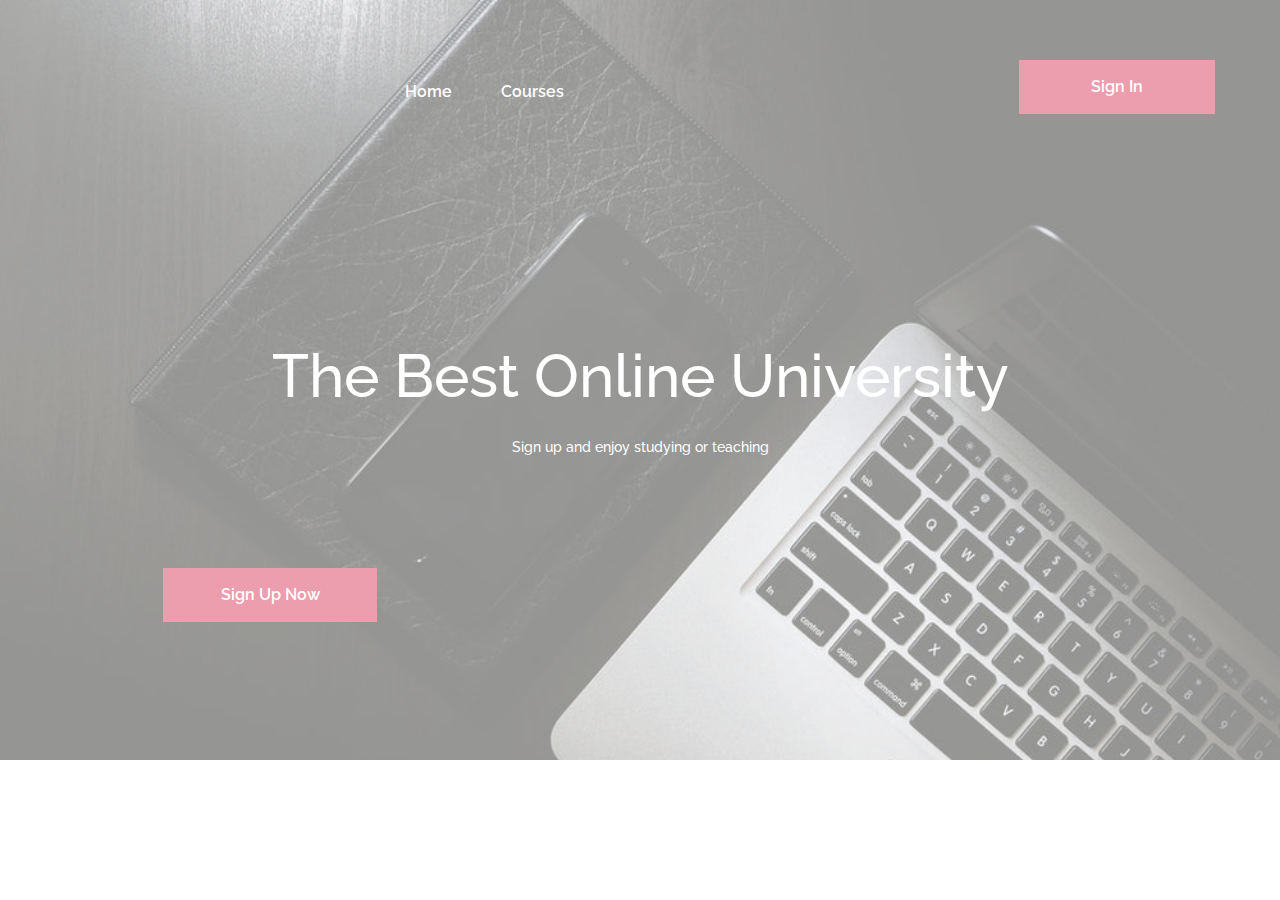
<file: index.html>
<!DOCTYPE html>
<html lang="en">
<head>
	<title>PerfectUniversity</title>
	<meta charset="UTF-8">
	<meta name="description" content="PerfectUniversity">
	<meta name="keywords" content="PerfectUniversity, education, creative, html">
	<meta name="viewport" content="width=device-width, initial-scale=1.0">

	<!-- Google Fonts -->
	<link href="https://fonts.googleapis.com/css?family=Raleway:400,400i,500,500i,600,600i,700,700i,800,800i" rel="stylesheet">

	<!-- Stylesheets -->
	<link rel="stylesheet" href="css/bootstrap.min.css"/>
	<link rel="stylesheet" href="css/font-awesome.min.css"/>
	<link rel="stylesheet" href="css/owl.carousel.css"/>
	<link rel="stylesheet" href="css/style.css"/>

</head>
<body>
	<!-- Page Preloder -->
	<div id="preloder">
		<div class="loader"></div>
	</div>

	<!-- Header section -->
	<header class="header-section">
		<div class="container">
			<div class="row">
				<div class="col-lg-3 col-md-3">
					<div class="nav-switch">
						<i class="fa fa-bars"></i>
					</div>
				</div>
				<div class="col-lg-9 col-md-9">
					<a href="login.html" class="site-btn header-btn">Sign In</a>
					<nav class="main-menu">
						<ul>
							<li><a href="index.html">Home</a></li>
							<li><a href="courses.html">Courses</a></li>
						</ul>
					</nav>
				</div>
			</div>
		</div>
	</header>
	<!-- Header section end -->

	<!-- Hero section -->
	<section class="hero-section set-bg" data-setbg="images/noyt1.jpeg">
		<div class="container">
			<div class="hero-text text-white">
				<h2>The Best Online University</h2>
				<p>Sign up and enjoy studying or teaching</p>
			</div>
			<div class="row">
				<div class="col-lg-10 offset-lg-1">
					<form class="intro-newslatter">
						<a href="registration.html" class="site-btn">Sign Up Now</a>
					</form>
				</div>
			</div>
		</div>
	</section>
	<!-- Hero section end -->

	<!--====== Javascripts & Jquery ======-->
	<script src="js/jquery-3.2.1.min.js"></script>
	<script src="js/bootstrap.min.js"></script>
	<script src="js/mixitup.min.js"></script>
	<script src="js/circle-progress.min.js"></script>
	<script src="js/owl.carousel.min.js"></script>
	<script src="js/main.js"></script>
</html>
</file>
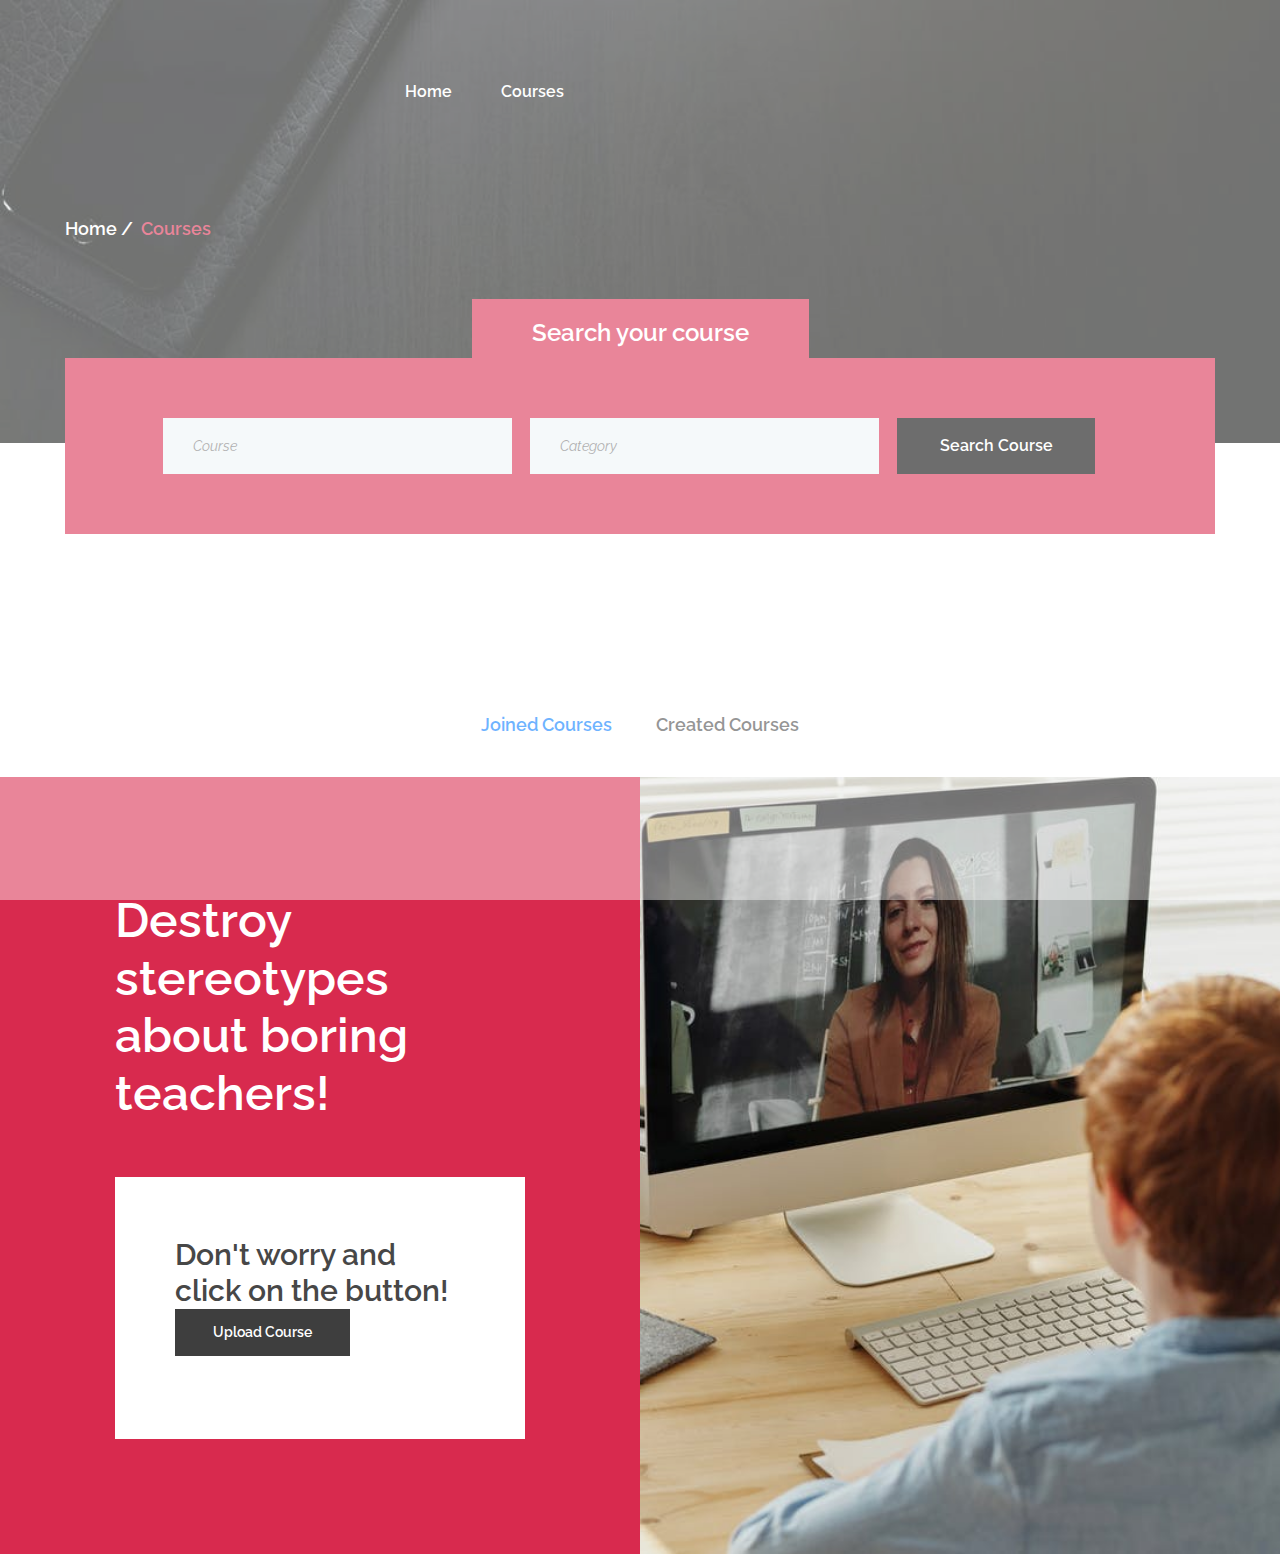
<file: courses.html>
<!DOCTYPE html>
<html lang="en">
<head>
	<title>PerfectUniversity</title>
	<meta charset="UTF-8">
	<meta name="description" content="PerfectUniversity">
	<meta name="keywords" content="PerfectUniversity, education, creative, html">
	<meta name="viewport" content="width=device-width, initial-scale=1.0">
	
	<!-- Google Fonts -->
	<link href="https://fonts.googleapis.com/css?family=Raleway:400,400i,500,500i,600,600i,700,700i,800,800i" rel="stylesheet">

	<!-- Stylesheets -->
	<link rel="stylesheet" href="css/bootstrap.min.css"/>
	<link rel="stylesheet" href="css/font-awesome.min.css"/>
	<link rel="stylesheet" href="css/owl.carousel.css"/>
	<link rel="stylesheet" href="css/style.css"/>

</head>
<body>
	<!-- Page Preloder -->
	<div id="preloder">
		<div class="loader"></div>
	</div>

	<!-- Header section -->
	<header class="header-section">
		<div class="container">
			<div class="row">
				<div class="col-lg-3 col-md-3">
					<div class="nav-switch">
						<i class="fa fa-bars"></i>
					</div>
				</div>
				<div class="col-lg-9 col-md-9">
					<nav class="main-menu">
						<ul>
							<li><a href="index.html">Home</a></li>
							<li><a href="courses.html">Courses</a></li>
						</ul>
					</nav>
				</div>
			</div>
		</div>
	</header>
	<!-- Header section end -->


	<!-- Page info -->
	<div class="page-info-section set-bg" data-setbg="images/noyt2.jpeg">
		<div class="container">
			<div class="site-breadcrumb">
				<a href="#">Home</a>
				<span>Courses</span>
			</div>
		</div>
	</div>
	<!-- Page info end -->


	<!-- search section -->
	<section class="search-section ss-other-page">
		<div class="container">
			<div class="search-warp">
				<div class="section-title text-white">
					<h2><span>Search your course</span></h2>
				</div>
				<div class="row">
					<div class="col-lg-10 offset-lg-1">
						<!-- search form -->
						<form class="course-search-form">
							<input type="text" placeholder="Course">
							<input type="text" class="last-m" placeholder="Category">
							<button class="site-btn btn-dark">Search Course</button>
						</form>
					</div>
				</div>
			</div>
		</div>
	</section>
	<!-- search section end -->

	<!-- course section -->
	<section class="course-section spad pb-0">
		<div class="course-warp">
			<ul class="course-filter controls">
				<li class="control active" data-filter="Joined"><a href="single-course.html">Joined Courses</a></li>
				<li class="control" data-filter=".Created">Created Courses</li>
			</ul>
		</div> 
	</section>  
	<!-- course section end-->  
	
	<!-- signup section -->
	<section class="signup-section spad">
		<div class="signup-bg set-bg" data-setbg="images/teacher.jpeg"></div>
		<div class="container-fluid">
			<div class="row">
				<div class="col-lg-6">
					<div class="signup-warp">
						<div class="section-title text-white text-left">
							<h2>Destroy stereotypes about boring teachers!</h2>
						</div>
						<form class="signup-form">
							<h3>Don't worry and click on the button!</h3>
							<label for="v-upload" class="file-up-btn">Upload Course</label>
							<input type="file" id="v-upload">
						</form>
					</div>
				</div>
			</div>
		</div>
	</section>
	<!-- signup section end -->

	<!--====== Javascripts & Jquery ======-->
	<script src="js/jquery-3.2.1.min.js"></script>
	<script src="js/bootstrap.min.js"></script>
	<script src="js/mixitup.min.js"></script>
	<script src="js/circle-progress.min.js"></script>
	<script src="js/owl.carousel.min.js"></script>
	<script src="js/main.js"></script>
</body>
</html>
</file>
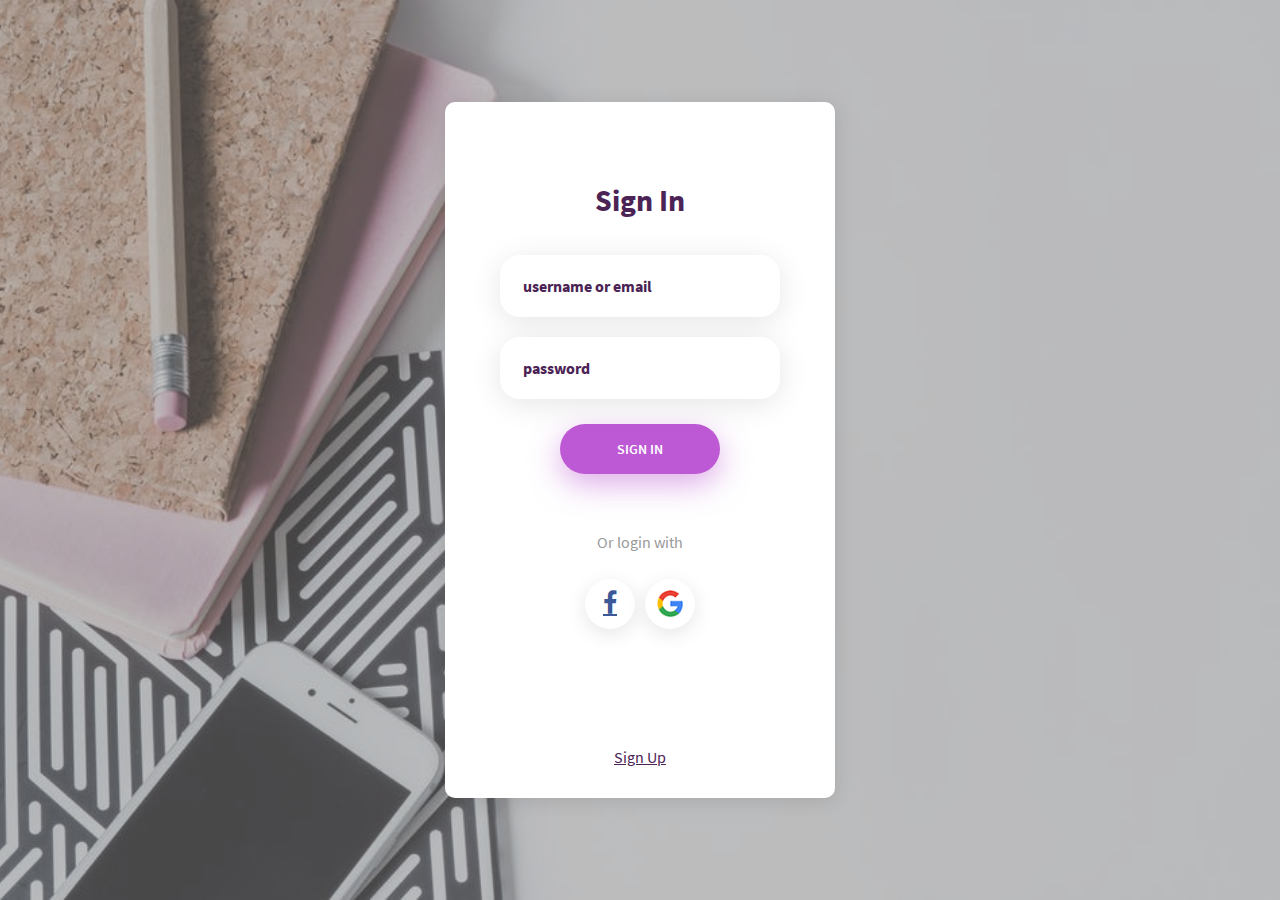
<file: login.html>
<!DOCTYPE html>
<html lang="en">
<head>
	<title>PerfectUniversity</title>
	<meta charset="UTF-8">
	<meta name="viewport" content="width=device-width, initial-scale=1">
<!--===============================================================================================-->	
	<link rel="icon" type="image/png" href="images/icons/favicon.ico"/>
<!--===============================================================================================-->
	<link rel="stylesheet" type="text/css" href="fonts/font-awesome-4.7.0/css/font-awesome.min.css">
<!--===============================================================================================-->
	<link rel="stylesheet" type="text/css" href="fonts/iconic/css/material-design-iconic-font.min.css">
<!--===============================================================================================-->
	<link rel="stylesheet" type="text/css" href="css/util.css">
	<link rel="stylesheet" type="text/css" href="css/login.css">
<!--===============================================================================================-->
</head>
<body>
	
	
	<div class="container-login100" style="background-image: url('images/education.jpeg');">
		<div class="wrap-login100 p-l-55 p-r-55 p-t-80 p-b-30">
			<form class="login100-form validate-form">
				<span class="login100-form-title p-b-37">
					Sign In
				</span>

				<div class="wrap-input100 validate-input m-b-20" data-validate="Enter username or email">
					<input class="input100" type="text" name="username" placeholder="username or email">
					<span class="focus-input100"></span>
				</div>

				<div class="wrap-input100 validate-input m-b-25" data-validate = "Enter password">
					<input class="input100" type="password" name="pass" placeholder="password">
					<span class="focus-input100"></span>
				</div>

				<div class="container-login100-form-btn">
					<button class="login100-form-btn">
						Sign In
					</button>
				</div>

				<div class="text-center p-t-57 p-b-20">
					<span class="txt1">
						Or login with
					</span>
				</div>

				<div class="flex-c p-b-112">
					<a href="#" class="login100-social-item">
						<i class="fa fa-facebook-f"></i>
					</a>

					<a href="#" class="login100-social-item">
						<img src="images/icons/icon-google.png" alt="GOOGLE">
					</a>
				</div>

				<div class="text-center">
					<a href="registration.html" class="txt2 hov1">
						Sign Up
					</a>
				</div>
			</form>

			
		</div>
	</div>
	
	

	<div id="dropDownSelect1"></div>

	<script src="js/main.js"></script>

</body>
</html>
</file>
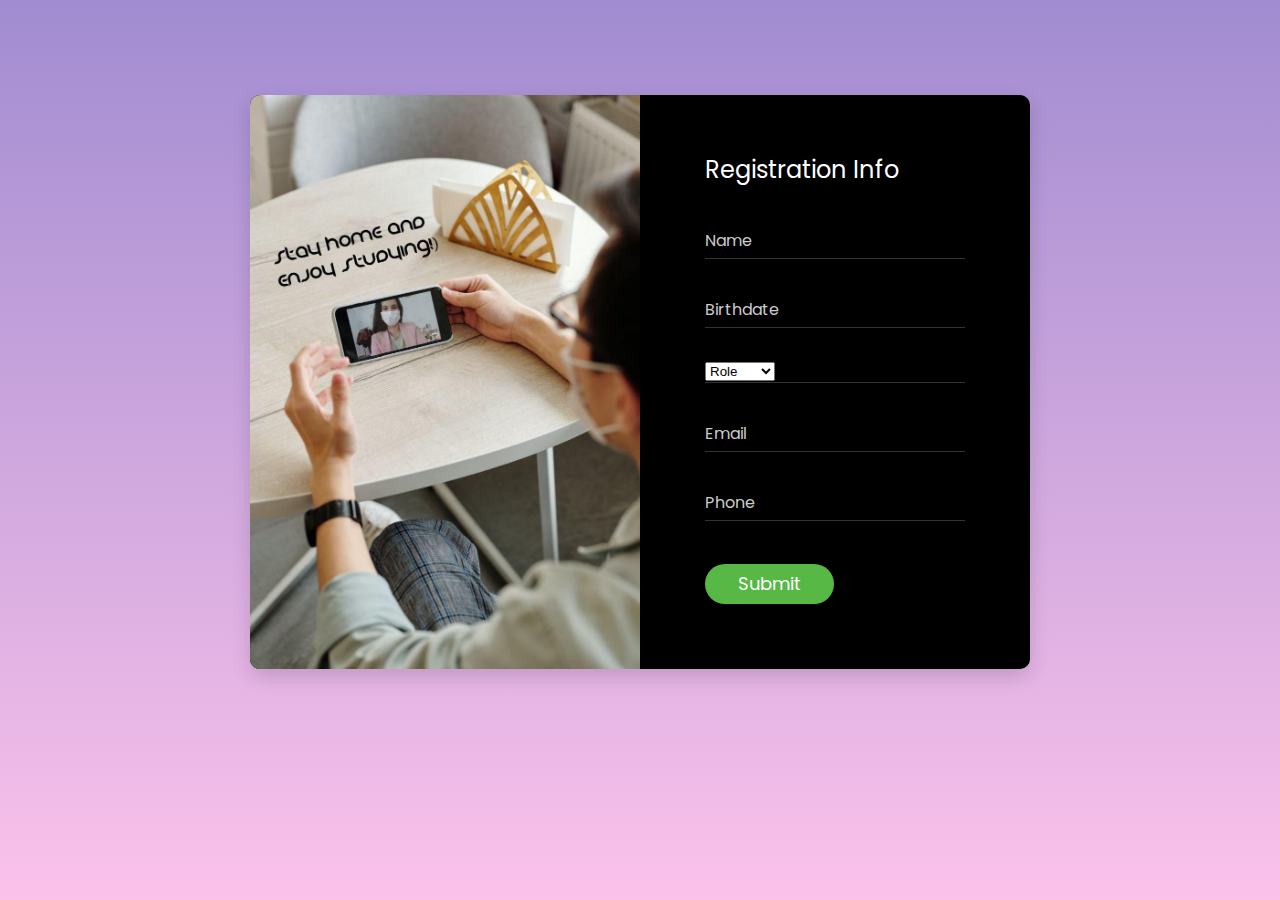
<file: registration.html>
<!DOCTYPE html>
<html lang="en">

<head>
    <!-- Required meta tags-->
    <meta charset="UTF-8">
    <meta name="viewport" content="width=device-width, initial-scale=1">
    <!-- Title Page-->
    <title>PerfectUniversity</title>

    <!-- Font special for pages-->
    <link href="https://fonts.googleapis.com/css?family=Poppins:100,100i,200,200i,300,300i,400,400i,500,500i,600,600i,700,700i,800,800i,900,900i" rel="stylesheet">

    <!-- Main CSS-->
    <link href="css/registration.css" rel="stylesheet" media="all">
</head>

<body>
    <div class="page-wrapper bg-gra-01 p-t-100 font-poppins">
        <div class="wrapper wrapper--w780">
            <div class="card card-3">
                <div class="card-heading"></div>
                <div class="card-body">
                    <h2 class="title">Registration Info</h2>
                    <form method="POST">
                        <div class="input-group">
                            <input class="input--style-3" type="text" placeholder="Name" name="name">
                        </div>
                        <div class="input-group">
                            <input class="input--style-3 js-datepicker" type="text" placeholder="Birthdate" name="birthday">
                            <i class="zmdi zmdi-calendar-note input-icon js-btn-calendar"></i>
                        </div>
                        <div class="input-group">
                            <div class="rs-select2 js-select-simple select--no-search">
                                <select name="gender">
                                    <option disabled="disabled" selected="selected">Role</option>
                                    <option>Teacher</option>
                                    <option>Student</option>
                                    <option>Other</option>
                                </select>
                                <div class="select-dropdown"></div>
                            </div>
                        </div>
                        <div class="input-group">
                            <input class="input--style-3" type="email" placeholder="Email" name="email">
                        </div>
                        <div class="input-group">
                            <input class="input--style-3" type="text" placeholder="Phone" name="phone">
                        </div>
                        <div class="p-t-10">
                            <button class="btn btn--pill btn--green" type="submit">Submit</button>
                        </div>
                    </form>
                </div>
            </div>
        </div>
    </div>

</body>

</html>
<!-- end document-->
</file>
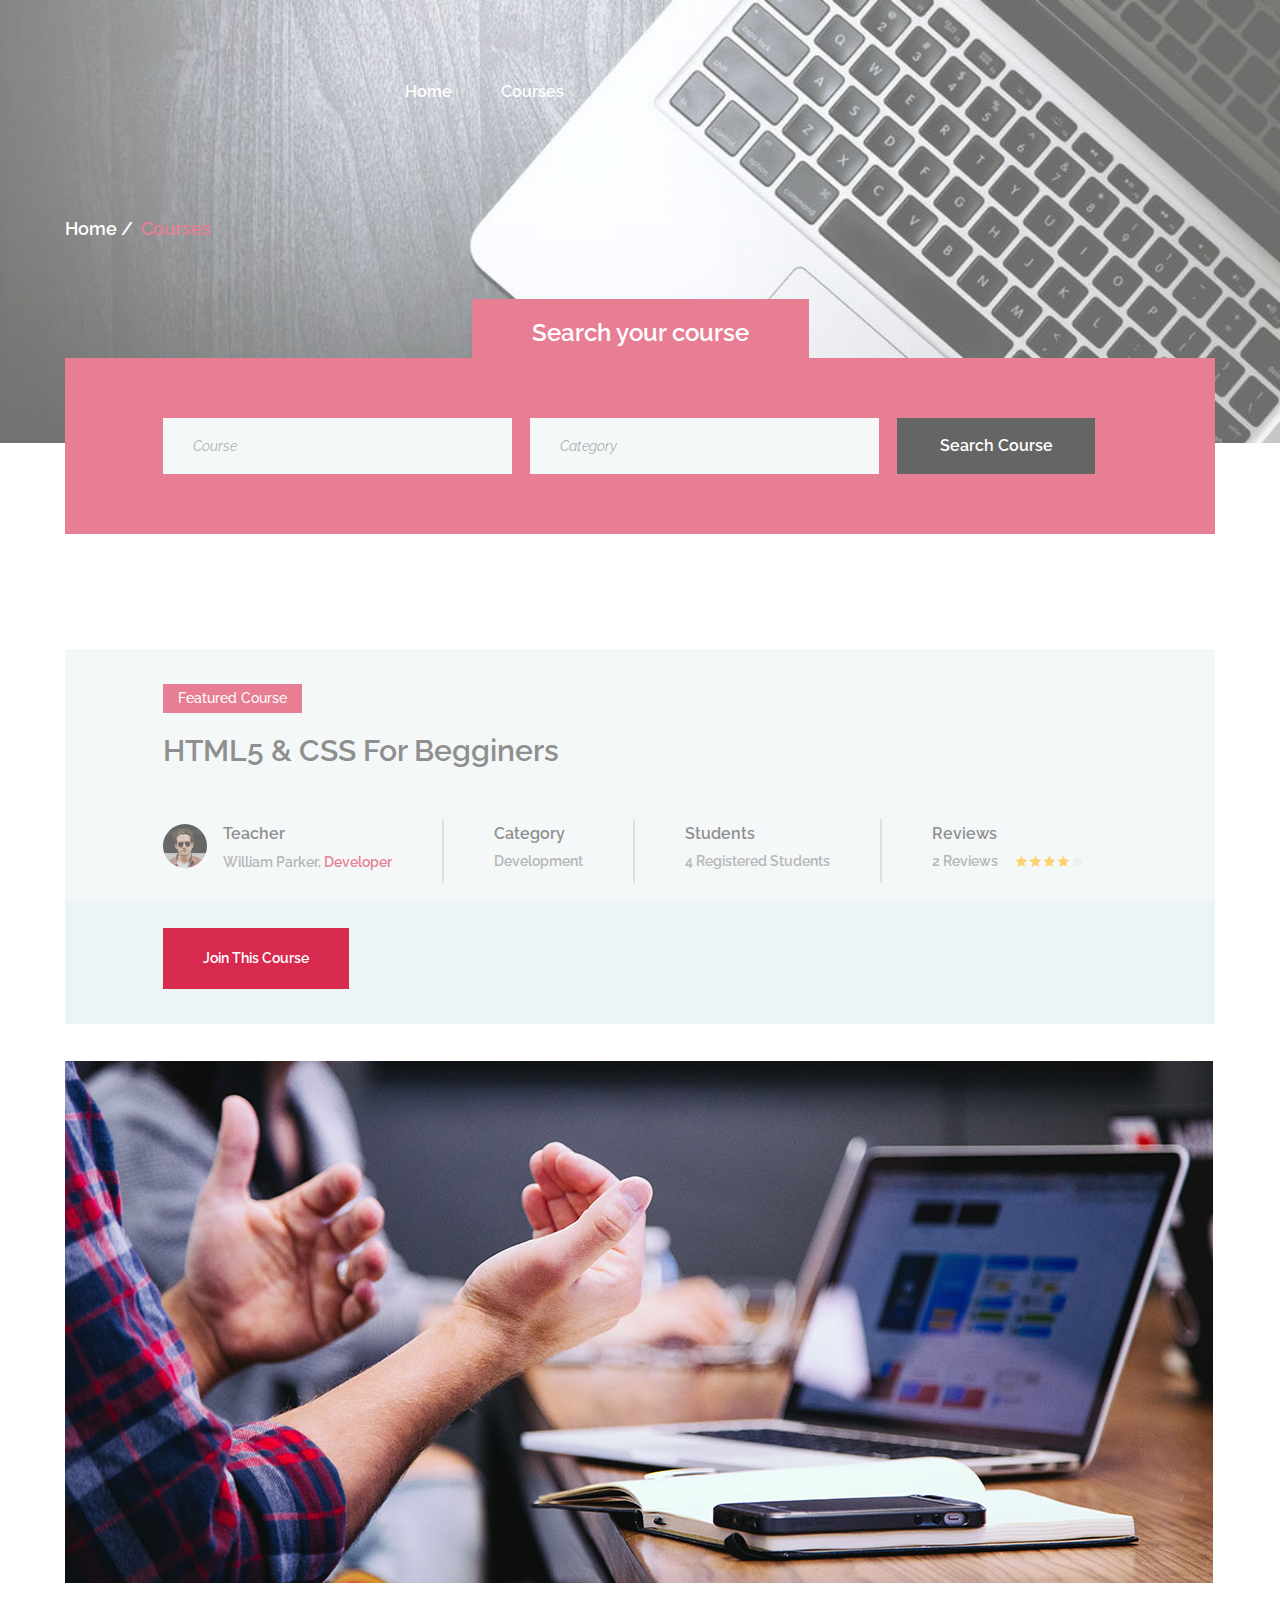
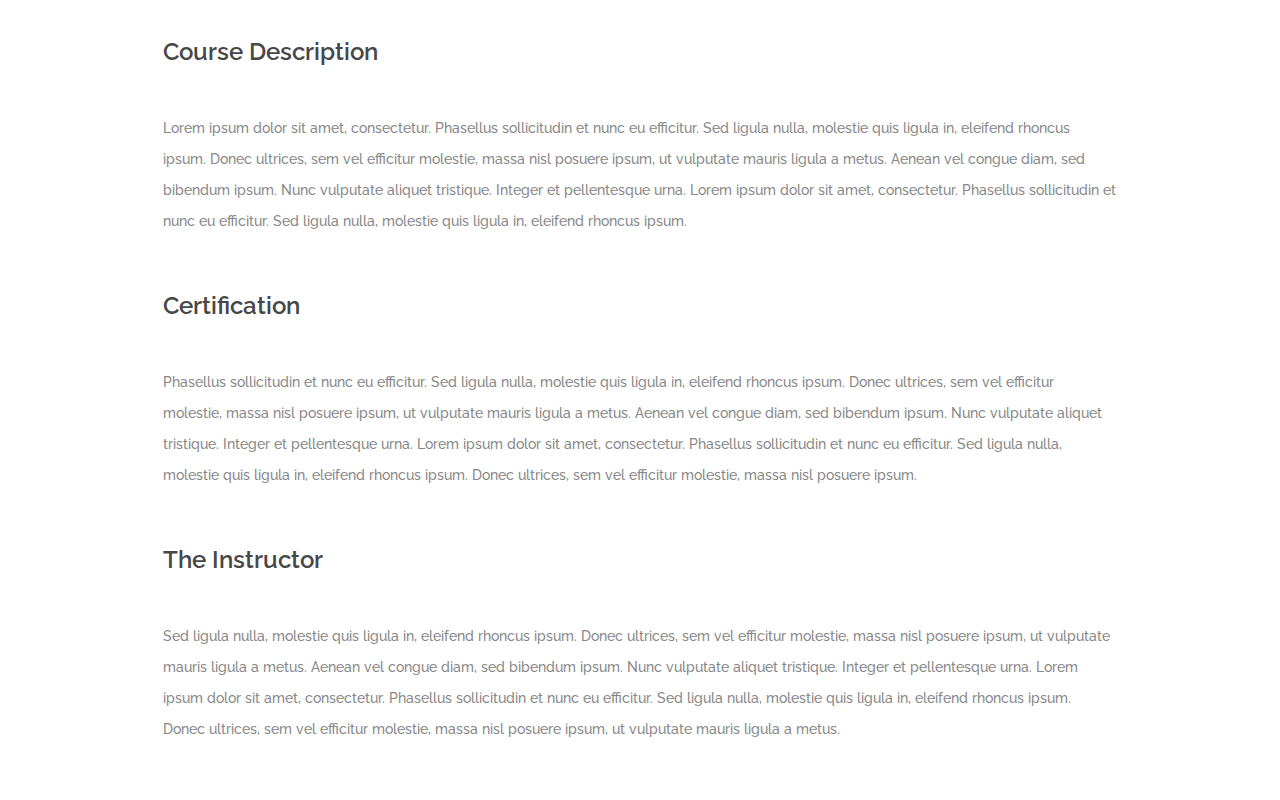
<file: single-course.html>
<!DOCTYPE html>
<html lang="en">
<head>
	<title>PerfectUniversity</title>
	<meta charset="UTF-8">
	<meta name="description" content="PerfectUniversity">
	<meta name="keywords" content="PerfectUniversity, education, creative, html">
	<meta name="viewport" content="width=device-width, initial-scale=1.0">
	
	<!-- Google Fonts -->
	<link href="https://fonts.googleapis.com/css?family=Raleway:400,400i,500,500i,600,600i,700,700i,800,800i" rel="stylesheet">

	<!-- Stylesheets -->
	<link rel="stylesheet" href="css/bootstrap.min.css"/>
	<link rel="stylesheet" href="css/font-awesome.min.css"/>
	<link rel="stylesheet" href="css/owl.carousel.css"/>
	<link rel="stylesheet" href="css/style.css"/>

</head>
<body>
	<!-- Page Preloder -->
	<div id="preloder">
		<div class="loader"></div>
	</div>

	<!-- Header section -->
	<header class="header-section">
		<div class="container">
			<div class="row">
				<div class="col-lg-3 col-md-3">
					<div class="nav-switch">
						<i class="fa fa-bars"></i>
					</div>
				</div>
				<div class="col-lg-9 col-md-9">
					<nav class="main-menu">
						<ul>
							<li><a href="index.html">Home</a></li>
							<li><a href="courses.html">Courses</a></li>
						</ul>
					</nav>
				</div>
			</div>
		</div>
	</header>
	<!-- Header section end -->


	<!-- Page info -->
	<div class="page-info-section set-bg" data-setbg="images/noyt3.jpeg">
		<div class="container">
			<div class="site-breadcrumb">
				<a href="#">Home</a>
				<span>Courses</span>
			</div>
		</div>
	</div>
	<!-- Page info end -->


	<!-- search section -->
	<section class="search-section ss-other-page">
		<div class="container">
			<div class="search-warp">
				<div class="section-title text-white">
					<h2><span>Search your course</span></h2>
				</div>
				<div class="row">
					<div class="col-lg-10 offset-lg-1">
						<!-- search form -->
						<form class="course-search-form">
							<input type="text" placeholder="Course">
							<input type="text" class="last-m" placeholder="Category">
							<button class="site-btn btn-dark">Search Course</button>
						</form>
					</div>
				</div>
			</div>
		</div>
	</section>
	<!-- search section end -->


	<!-- single course section -->
	<section class="single-course spad pb-0">
		<div class="container">
			<div class="course-meta-area">
				<div class="row">
					<div class="col-lg-10 offset-lg-1">
						<div class="course-note">Featured Course</div>
						<h3>HTML5 & CSS For Begginers</h3>
						<div class="course-metas">
							<div class="course-meta">
								<div class="course-author">
									<div class="ca-pic set-bg" data-setbg="img/authors/2.jpg"></div>
									<h6>Teacher</h6>
									<p>William Parker, <span>Developer</span></p>
								</div>
							</div>
							<div class="course-meta">
								<div class="cm-info">
									<h6>Category</h6>
									<p>Development</p>
								</div>
							</div>
							<div class="course-meta">
								<div class="cm-info">
									<h6>Students</h6>
									<p>4 Registered Students</p>
								</div>
							</div>
							<div class="course-meta">
								<div class="cm-info">
									<h6>Reviews</h6>
									<p>2 Reviews <span class="rating">
										<i class="fa fa-star"></i>
										<i class="fa fa-star"></i>
										<i class="fa fa-star"></i>
										<i class="fa fa-star"></i>
										<i class="fa fa-star is-fade"></i>
									</span></p>
								</div>
							</div>
						</div>
						<a href="#" class="site-btn buy-btn">Join This Course</a>
					</div>
				</div>
			</div>
			<img src="img/courses/single.jpg" alt="" class="course-preview">
			<div class="row">
				<div class="col-lg-10 offset-lg-1 course-list">
					<div class="cl-item">
						<h4>Course Description</h4>
						<p>Lorem ipsum dolor sit amet, consectetur. Phasellus sollicitudin et nunc eu efficitur. Sed ligula nulla, molestie quis ligula in, eleifend rhoncus ipsum. Donec ultrices, sem vel efficitur molestie, massa nisl posuere ipsum, ut vulputate mauris ligula a metus. Aenean vel congue diam, sed bibendum ipsum. Nunc vulputate aliquet tristique. Integer et pellentesque urna. Lorem ipsum dolor sit amet, consectetur. Phasellus sollicitudin et nunc eu efficitur. Sed ligula nulla, molestie quis ligula in, eleifend rhoncus ipsum. </p>
					</div>
					<div class="cl-item">
						<h4>Certification</h4>
						<p>Phasellus sollicitudin et nunc eu efficitur. Sed ligula nulla, molestie quis ligula in, eleifend rhoncus ipsum. Donec ultrices, sem vel efficitur molestie, massa nisl posuere ipsum, ut vulputate mauris ligula a metus. Aenean vel congue diam, sed bibendum ipsum. Nunc vulputate aliquet tristique. Integer et pellentesque urna. Lorem ipsum dolor sit amet, consectetur. Phasellus sollicitudin et nunc eu efficitur. Sed ligula nulla, molestie quis ligula in, eleifend rhoncus ipsum. Donec ultrices, sem vel efficitur molestie, massa nisl posuere ipsum.</p>
					</div>
					<div class="cl-item">
						<h4>The Instructor</h4>
						<p>Sed ligula nulla, molestie quis ligula in, eleifend rhoncus ipsum. Donec ultrices, sem vel efficitur molestie, massa nisl posuere ipsum, ut vulputate mauris ligula a metus. Aenean vel congue diam, sed bibendum ipsum. Nunc vulputate aliquet tristique. Integer et pellentesque urna. Lorem ipsum dolor sit amet, consectetur. Phasellus sollicitudin et nunc eu efficitur. Sed ligula nulla, molestie quis ligula in, eleifend rhoncus ipsum. Donec ultrices, sem vel efficitur molestie, massa nisl posuere ipsum, ut vulputate mauris ligula a metus. </p>
					</div>
				</div>
			</div>
		</div>
	</section>
	<!-- single course section end -->

	<!--====== Javascripts & Jquery ======-->
	<script src="js/jquery-3.2.1.min.js"></script>
	<script src="js/bootstrap.min.js"></script>
	<script src="js/mixitup.min.js"></script>
	<script src="js/circle-progress.min.js"></script>
	<script src="js/owl.carousel.min.js"></script>
	<script src="js/main.js"></script>
</body>
</html>
</file>
<file: css/style.css>
html,
body {
	height: 100%;
	font-family: 'Raleway', sans-serif;
	-webkit-font-smoothing: antialiased;
	font-smoothing: antialiased;
}

h1,
h2,
h3,
h4,
h5,
h6 {
	margin: 0;
	font-weight: 600;
	color: #474747;
}

h1 {
	font-size: 70px;
}

h2 {
	font-size: 36px;
}

h3 {
	font-size: 30px;
}

h4 {
	font-size: 24px;
}

h5 {
	font-size: 20px;
}

h6 {
	font-size: 16px;
}

p {
	font-size: 14.1px;
	color: #878787;
	line-height: 2.2;
	font-weight: 500;
}

img {
	max-width: 100%;
}

input:focus,
select:focus,
button:focus,
textarea:focus {
	outline: none;
}

::-webkit-input-placeholder {
	font-style: italic;
}

::-ms-input-placeholder {
	font-style: italic;
}

:-ms-input-placeholder {
	font-style: italic;
}

::placeholder {
	font-style: italic;
}

a:hover {
	color: #d82a4e;
}

a:hover,
a:focus {
	text-decoration: none;
	outline: none;
}

ul,
ol {
	padding: 0;
	margin: 0;
}

/*---------------------
  Helper CSS
-----------------------*/

.section-title {
	text-align: center;
	padding: 0 110px;
	margin-bottom: 110px;
}

.section-title h2 {
	font-size: 48px;
	font-weight: 600;
	margin-bottom: 25px;
}

.section-title p {
	margin-bottom: 0;
	font-weight: 500;
}

.set-bg {
	background-repeat: no-repeat;
	background-size: cover;
	background-position: top center;
}

.spad {
	padding-top: 115px;
	padding-bottom: 115px;
}

.text-white h1,
.text-white h2,
.text-white h3,
.text-white h4,
.text-white h5,
.text-white h6,
.text-white p,
.text-white span,
.text-white li,
.text-white a {
	color: #fff;
}

.rating i {
	color: #fbb710;
}

.rating .is-fade {
	color: #e0e3e4;
}

/*---------------------
  Commom elements
-----------------------*/

/* buttons */

.site-btn {
	display: inline-block;
	min-width: 196px;
	text-align: center;
	border: none;
	padding: 15px 10px;
	font-weight: 600;
	font-size: 16px;
	position: relative;
	color: #fff;
	cursor: pointer;
	background: #d82a4e;
}

.site-btn:hover {
	color: #fff;
}

.site-btn.btn-dark {
	background: #000;
}

.site-btn.btn-fade {
	background: #e4edef;
	color: #1f1f1f;
}

/* Preloder */

#preloder {
	position: fixed;
	width: 100%;
	height: 100%;
	top: 0;
	left: 0;
	z-index: 999999;
	background: #fff;
}

.loader {
	width: 40px;
	height: 40px;
	position: absolute;
	top: 50%;
	left: 50%;
	margin-top: -13px;
	margin-left: -13px;
	border-radius: 60px;
	animation: loader 0.8s linear infinite;
	-webkit-animation: loader 0.8s linear infinite;
}

@keyframes loader {
	0% {
		-webkit-transform: rotate(0deg);
		transform: rotate(0deg);
		border: 4px solid #f44336;
		border-left-color: transparent;
	}
	50% {
		-webkit-transform: rotate(180deg);
		transform: rotate(180deg);
		border: 4px solid #673ab7;
		border-left-color: transparent;
	}
	100% {
		-webkit-transform: rotate(360deg);
		transform: rotate(360deg);
		border: 4px solid #f44336;
		border-left-color: transparent;
	}
}

@-webkit-keyframes loader {
	0% {
		-webkit-transform: rotate(0deg);
		border: 4px solid #f44336;
		border-left-color: transparent;
	}
	50% {
		-webkit-transform: rotate(180deg);
		border: 4px solid #673ab7;
		border-left-color: transparent;
	}
	100% {
		-webkit-transform: rotate(360deg);
		border: 4px solid #f44336;
		border-left-color: transparent;
	}
}

/*------------------
  Header section
---------------------*/

.header-section {
	position: absolute;
	width: 100%;
	top: 0;
	left: 0;
	padding-top: 60px;
}

.site-logo {
	display: inline-block;
}

.main-menu ul {
	list-style: none;
}

.main-menu ul li {
	display: inline;
}

.main-menu ul li a {
	display: inline-block;
	font-size: 16px;
	color: #fff;
	margin-left: 45px;
	font-weight: 600;
	padding: 20px 0 5px;
}

.main-menu ul li a:hover {
	color: #d82a4e;
}

.header-btn {
	float: right;
	margin-right: 0;
}

.nav-switch {
	display: none;
}

/*------------------
  Hero Section
---------------------*/

.hero-section {
	height: 760px;
}

.hero-text {
	text-align: center;
	padding-top: 340px;
	margin-bottom: 105px;
}

.hero-text h2 {
	font-size: 60px;
	font-weight: 500;
	margin-bottom: 20px;
}

.intro-newslatter input[type=text],
.intro-newslatter input[type=email] {
	height: 53px;
	width: 36.4%;
	padding: 0 30px;
	margin-right: 22px;
	float: left;
	border: none;
	font-size: 14px;
}

.intro-newslatter .site-btn {
	min-width: 214px;
}

/*------------------
  Categories section
---------------------*/

.categories-section .container {
	margin-bottom: -34px;
}

.categorie-item {
	margin-bottom: 34px;
	background: #edf4f6;
	-webkit-transition: all 0.4s;
	-o-transition: all 0.4s;
	transition: all 0.4s;
}

.categorie-item .ci-thumb {
	background-size: cover;
	height: 148px;
	-webkit-transition: all 0.2s;
	-o-transition: all 0.2s;
	transition: all 0.2s;
}

.categorie-item .ci-text {
	padding: 40px 35px;
}

.categorie-item .ci-text h5 {
	margin-bottom: 5px;
}

.categorie-item .ci-text span {
	font-size: 18px;
	font-weight: 600;
	color: #d82a4e;
}

.categorie-item:hover {
	background: #d82a4e;
}

.categorie-item:hover .ci-text h5,
.categorie-item:hover .ci-text p,
.categorie-item:hover .ci-text span {
	color: #fff;
}

/*------------------
  Search section
---------------------*/

.search-warp {
	background: #d82a4e;
	padding-top: 60px;
	padding-bottom: 50px;
}

.search-warp .section-title {
	margin-bottom: 30px;
}

.course-search-form {
	background: #fff;
	padding: 44px 38px;
}

.course-search-form input[type=text],
.course-search-form input[type=email] {
	height: 56px;
	width: 36.6%;
	padding: 0 30px;
	margin-right: 18px;
	float: left;
	border: none;
	font-size: 14px;
	background: #edf4f6;
}

.course-search-form input[type=text]:focus,
.course-search-form input[type=email]:focus {
	border-bottom: 2px solid #d82a4e;
}

.course-search-form .site-btn {
	min-width: 198px;
	padding: 16px 10px;
}

.search-section.ss-other-page {
	margin-top: -85px;
}

.search-section.ss-other-page .search-warp {
	position: relative;
	padding: 60px 0;
}

.search-section.ss-other-page .section-title {
	margin-bottom: 0;
}

.search-section.ss-other-page .section-title h2 {
	position: absolute;
	width: 100%;
	left: 0;
	bottom: 100%;
	font-size: 24px;
	margin-bottom: 0;
	text-align: center;
}

.search-section.ss-other-page .section-title h2 span {
	display: inline-block;
	background: #d82a4e;
	padding: 20px 60px 10px;
}

.search-section.ss-other-page .course-search-form {
	background-color: transparent;
	padding: 0;
}

.search-section.ss-other-page .course-search-form input[type=text]:focus,
.search-section.ss-other-page .course-search-form input[type=email]:focus {
	border-bottom: none;
}

/*------------------
  Course section
---------------------*/

.course-warp {
	max-width: 1559px;
	padding: 0 15px;
	margin: 0 auto -30px;
}

.course-item {
	margin-bottom: 30px;
}

.course-item .course-thumb {
	height: 270px;
}

.course-item .course-thumb .price {
	font-size: 14px;
	color: #fff;
	font-weight: 600;
	background: #d82a4e;
	display: inline-block;
	padding: 13px 19px;
	margin: 14px;
}

.course-item .course-info {
	background: #edf4f6;
}

.course-item .course-info .course-text {
	padding: 45px 33px 25px;
}

.course-item .course-info .course-text h5 {
	margin-bottom: 5px;
}

.course-item .course-info .course-text .students {
	font-size: 18px;
	font-weight: 600;
	color: #d82a4e;
}

.course-item .course-info .course-author {
	border-top: 1px solid #d4dee1;
	padding: 14px 33px;
	overflow: hidden;
}

.course-item .course-info .course-author .ca-pic {
	width: 44px;
	height: 44px;
	border-radius: 50%;
	float: left;
}

.course-item .course-info .course-author p {
	padding-left: 60px;
	margin-bottom: 0;
	padding-top: 7px;
	font-weight: 600;
}

.course-item .course-info .course-author p span {
	color: #d82a4e;
}

.course-item.featured-course {
	position: relative;
	margin-bottom: 97px;
}

.course-item.featured-course:last-child {
	margin-bottom: 30px;
}

.course-item.featured-course:nth-child(2n) .course-thumb {
	left: auto;
	right: 0;
}

.course-item.featured-course .course-thumb {
	position: absolute;
	width: 50%;
	height: 100%;
	left: 0;
	top: 0;
}

.course-item.featured-course .fet-note {
	display: inline-block;
	background: #d82a4e;
	color: #fff;
	font-size: 14px;
	font-weight: 500;
	padding: 4px 15px;
	margin-bottom: 20px;
}

.course-item.featured-course .course-info .course-text {
	padding: 70px 33px 25px;
}

.course-item.featured-course .course-info .course-text h5 {
	margin-bottom: 20px;
}

.course-item.featured-course .course-info .course-author {
	border-top: none;
	padding: 14px 33px 60px;
}

.course-filter {
	list-style: none;
	text-align: center;
	padding-top: 50px;
	margin-bottom: 60px;
}

.course-filter li {
	display: inline-block;
	font-size: 18px;
	font-weight: 600;
	color: #474747;
	padding: 12px 10px 5px;
	margin: 0 10px;
	border-bottom: 4px solid transparent;
	cursor: pointer;
	-webkit-transition: all 0.3s;
	-o-transition: all 0.3s;
	transition: all 0.3s;
}

.course-filter li.mixitup-control-active {
	color: #d82a4e;
	border-bottom: 4px solid #d82a4e;
}

/*------------------
  Signup section
---------------------*/

.signup-section {
	background: #d82a4e;
	position: relative;
}

.signup-section .section-title {
	padding: 0;
	margin-bottom: 55px;
}

.signup-section .signup-bg {
	position: absolute;
	width: 50%;
	height: 100%;
	right: 0;
	top: 0;
	z-index: 1;
}

.signup-warp {
	padding: 0 100px;
}

.signup-form,
.contact-form {
	background: #fff;
	padding: 60px;
}

.signup-form input[type=text],
.signup-form input[type=email],
.signup-form textarea,
.contact-form input[type=text],
.contact-form input[type=email],
.contact-form textarea {
	height: 57px;
	width: 100%;
	padding: 0 30px;
	margin-bottom: 27px;
	float: left;
	border: none;
	font-size: 14px;
	font-weight: 500;
	background: #edf4f6;
}

.signup-form input[type=text]:focus,
.signup-form input[type=email]:focus,
.signup-form textarea:focus,
.contact-form input[type=text]:focus,
.contact-form input[type=email]:focus,
.contact-form textarea:focus {
	border-bottom: 2px solid #d82a4e;
}

.signup-form input[type=file],
.contact-form input[type=file] {
	display: none;
}

.signup-form textarea,
.contact-form textarea {
	padding-top: 23px;
	padding-bottom: 15px;
	height: 225px;
}

.signup-form .file-up-btn,
.contact-form .file-up-btn {
	display: block;
	background: #3e3e3e;
	color: #fff;
	max-width: 175px;
	padding: 13px 5px;
	font-size: 14px;
	font-weight: 600;
	margin-bottom: 23px;
	clear: both;
	text-align: center;
	overflow: hidden;
}

.signup-form .site-btn,
.contact-form .site-btn {
	padding: 17px 10px;
}

.featured-courses {
	padding-top: 67px;
}

/*------------------
  Footer section
---------------------*/

.footer-section {
	border-top: 3px solid #d82a4e;
}

.footer-warp {
	max-width: 1559px;
	padding: 0 15px;
	margin: 0 auto;
}

.widget-item {
	width: 20%;
	padding: 0 15px;
}

.widget-item h4 {
	margin-bottom: 30px;
}

.widget-item ul {
	list-style: none;
	padding-top: 30px;
}

.widget-item ul li {
	margin-bottom: 10px;
	font-size: 14px;
	font-weight: 500;
	color: #878787;
}

.widget-item ul li:last-child {
	margin-bottom: 0;
}

.widget-item ul a {
	color: #878787;
}

.widget-item ul.contact-list li {
	margin-bottom: 27px;
	position: relative;
	padding-left: 10px;
}

.widget-item ul.contact-list li:last-child {
	margin-bottom: 0;
}

.widget-item ul.contact-list li:after {
	position: absolute;
	content: "";
	width: 8px;
	height: 8px;
	left: -5px;
	top: 6px;
	border-radius: 50%;
	background: #d82a4e;
}

.footer-newslatter {
	padding-right: 38px;
}

.footer-newslatter input[type=email] {
	height: 57px;
	width: 100%;
	padding: 0 30px;
	margin-bottom: 27px;
	float: left;
	border: none;
	font-size: 14px;
	background: #edf4f6;
}

.footer-newslatter .site-btn {
	min-width: 143px;
	margin-bottom: 20px;
}

.footer-newslatter p {
	margin-bottom: 0;
	font-weight: 500;
	font-style: italic;
}

.footer-bottom {
	overflow: hidden;
	background: #edf4f6;
	padding: 20px 0;
	margin-top: 50px;
}

.footer-menu {
	list-style: none;
	float: right;
}

.footer-menu li {
	display: inline;
}

.footer-menu li:last-child a {
	padding-right: 0;
	margin-right: 0;
}

.footer-menu li:last-child a:after {
	display: none;
}

.footer-menu li a {
	display: inline-block;
	font-size: 14px;
	font-weight: 600;
	color: #474747;
	padding-right: 10px;
	margin-right: 10px;
	position: relative;
}

.footer-menu li a:after {
	position: absolute;
	content: "|";
	right: 0;
	top: 0;
}

.copyright {
	padding-top: 3px;
	float: left;
	font-size: 14px;
	font-weight: 600;
	color: #474747;
}

/*------------------
    Other Pages
---------------------
=======================*/

.page-info-section {
	height: 443px;
}

.site-breadcrumb {
	padding-top: 215px;
}

.site-breadcrumb a,
.site-breadcrumb span {
	display: inline-block;
	margin-right: 10px;
	padding-right: 10px;
	font-weight: 600;
	font-size: 18px;
}

.site-breadcrumb a {
	color: #fff;
	position: relative;
}

.site-breadcrumb a:after {
	position: absolute;
	content: "/";
	right: -6px;
	top: 0;
	color: #fff;
}

.site-breadcrumb span {
	color: #d82a4e;
}

/*------------------
  Single course
---------------------*/

.course-meta-area {
	background: #edf4f6;
	padding: 35px 0;
}

.course-meta-area .course-note {
	display: inline-block;
	background: #d82a4e;
	color: #fff;
	font-size: 14px;
	font-weight: 500;
	padding: 4px 15px;
	margin-bottom: 20px;
}

.course-metas {
	padding-top: 50px;
	margin-bottom: 45px;
	display: table;
}

.course-meta {
	display: table-cell;
	height: 100%;
	border-right: 2px solid #c5ced0;
	padding: 5px 50px;
}

.course-meta:nth-child(1) {
	padding-left: 0;
}

.course-meta:nth-child(4) {
	padding-right: 0;
	border-right: none;
}

.course-meta p {
	margin-bottom: 0;
}

.course-meta .course-author .ca-pic {
	width: 44px;
	height: 44px;
	border-radius: 50%;
	float: left;
}

.course-meta .course-author h6 {
	padding-left: 60px;
}

.course-meta .course-author p {
	padding-left: 60px;
	margin-bottom: 0;
	padding-top: 4px;
	font-weight: 600;
}

.course-meta .course-author p span {
	color: #d82a4e;
}

.course-meta .cm-info h6 {
	margin-bottom: 3px;
}

.course-meta .cm-info p {
	font-weight: 600;
}

.course-meta .rating {
	padding-left: 15px;
	font-size: 12px;
}

.course-meta-area .site-btn {
	min-width: auto;
	font-size: 14px;
}

.course-meta-area .price-btn {
	padding: 20px 30px;
	background: #474747;
	margin-right: 10px;
}

.course-meta-area .buy-btn {
	padding: 20px 40px;
}

.course-preview {
	padding-top: 37px;
	margin-bottom: 55px;
}

.course-list .cl-item {
	margin-bottom: 55px;
}

.course-list .cl-item h4 {
	margin-bottom: 46px;
}

.course-list .cl-item p {
	margin-bottom: 0;
}

.realated-courses {
	background: #edf4f6;
}

.realated-courses .rc-title {
	font-size: 34px;
	margin-bottom: 85px;
}

.realated-courses .course-item .course-info {
	background: #fff;
}

.realated-courses .owl-next {
	position: absolute;
	right: -80px;
	top: 50%;
	margin-top: -27px;
	width: 54px;
	height: 54px;
	border-radius: 50%;
	text-align: center;
	color: #fff;
	font-size: 22px;
	padding-top: 10px;
	background: #d82a4e;
}

/*------------------
  Blog Page
---------------------*/

.blog-page {
	border-bottom: 2px solid #c5ced0;
}

.blog-post {
	margin-bottom: 70px;
}

.blog-post h3 {
	padding-top: 58px;
	margin-bottom: 15px;
}

.blog-post p {
	font-weight: 500;
	font-size: 14px;
	margin-bottom: 25px;
}

.blog-post .blog-metas {
	margin-bottom: 15px;
}

.blog-post .blog-metas .blog-meta {
	display: inline-block;
	padding: 9px 15px;
	position: relative;
	margin-bottom: 5px;
}

.blog-post .blog-metas .blog-meta:last-child:after {
	display: none;
}

.blog-post .blog-metas .blog-meta:after {
	position: absolute;
	content: "";
	width: 2px;
	height: 30px;
	right: 0;
	top: calc(50% - 15px);
	background: #c5ced0;
}

.blog-post .blog-metas .blog-meta.author {
	position: relative;
	padding-left: 50px;
}

.blog-post .blog-metas .blog-meta.author .post-author {
	position: absolute;
	width: 34px;
	height: 34px;
	left: 0;
	top: calc(50% - 17px);
	border-radius: 50%;
	float: left;
	margin-right: 5px;
}

.blog-post .blog-metas .blog-meta a {
	font-size: 14px;
	font-weight: 600;
	color: #878787;
}

.blog-post .site-btn.readmore {
	min-width: 172px;
}

.sb-widget-item {
	margin-bottom: 75px;
}

.sb-widget-item .sb-w-title {
	margin-bottom: 50px;
}

.sb-widget-item .search-widget {
	position: relative;
}

.sb-widget-item .search-widget input {
	width: 100%;
	height: 57px;
	background: #edf4f6;
	font-size: 12px;
	padding: 5px 24px;
	padding-right: 55px;
	border: none;
}

.sb-widget-item .search-widget button {
	position: absolute;
	right: 0;
	top: 0;
	background-color: transparent;
	border: none;
	color: #c5ced0;
	height: 100%;
	width: 50px;
	cursor: pointer;
}

.sb-widget-item ul {
	list-style: none;
	padding-left: 33px;
}

.sb-widget-item ul li {
	display: block;
	margin-bottom: 12px;
}

.sb-widget-item ul li:last-child {
	margin-bottom: 0;
}

.sb-widget-item ul li a {
	color: #9e9e9e;
	display: inline-block;
	font-size: 16px;
	font-weight: 500;
}

.sb-widget-item ul li a:hover {
	color: #d82a4e;
}

.sb-widget-item .tags a {
	font-size: 16px;
	display: inline-block;
	padding: 9px 24px;
	color: #fff;
	background: #d82a4e;
	margin-bottom: 10px;
	margin-right: 6px;
	font-weight: 500;
}

.site-pagination {
	padding-top: 30px;
	padding-bottom: 30px;
}

.site-pagination a,
.site-pagination span {
	font-size: 16px;
	color: #474747;
	font-weight: 600;
}

.site-pagination span.active {
	color: #d82a4e;
}

/*------------------
  Contact Page
---------------------*/

.contact-form-warp {
	background: #d82a4e;
	padding: 45px 47px;
}

.contact-form-warp .section-title {
	padding: 0 15px;
	margin-bottom: 50px;
}

.contact-form-warp .contact-form {
	padding: 69px 40px 47px;
}

.contact-info-area {
	padding-top: 60px;
}

.contact-info-area .section-title {
	margin-bottom: 80px;
}

.contact-info-area .phone-number {
	margin-bottom: 100px;
}

.contact-info-area .phone-number span {
	font-size: 18px;
	font-weight: 700;
	color: #d82a4e;
	display: block;
	margin-bottom: 5px;
}

.contact-info-area .phone-number h2 {
	color: #646464;
	display: inline-block;
	position: relative;
	padding: 0 0 10px;
	padding-right: 12px;
}

.contact-info-area .phone-number h2:after {
	position: absolute;
	content: "";
	width: 100%;
	height: 3px;
	left: 0;
	bottom: 0;
	background: #d82a4e;
}

.contact-info-area .contact-list {
	list-style: none;
	padding-left: 50px;
}

.contact-info-area .contact-list li {
	margin-bottom: 27px;
	position: relative;
	padding-left: 10px;
	font-size: 14px;
	font-weight: 500;
	color: #878787;
}

.contact-info-area .contact-list li:last-child {
	margin-bottom: 0;
}

.contact-info-area .contact-list li:after {
	position: absolute;
	content: "";
	width: 8px;
	height: 8px;
	left: -5px;
	top: 6px;
	border-radius: 50%;
	background: #d82a4e;
}

.contact-info-area .social-links {
	padding-top: 60px;
	padding-left: 50px;
}

.contact-info-area .social-links a {
	font-size: 14px;
	color: #707070;
	margin-right: 30px;
}

.contact-info-area .social-links a:last-child {
	margin-right: 0;
}

#map-canvas {
	height: 484px;
	margin-top: 58px;
	background: #ddd;
}

/*------------------
  Elements Page
---------------------*/

.element {
	margin-bottom: 110px;
}

.element .e-title {
	font-size: 48px;
	color: #474747;
	margin-bottom: 110px;
}

/* Accordion */

.accordion-area .panel {
	margin-bottom: 18px;
}

.accordion-area .panel-link:after {
	content: "+";
	position: absolute;
	font-size: 18px;
	font-weight: 700;
	right: 25px;
	top: 50%;
	color: #000;
	line-height: 16px;
	margin-top: -8px;
	margin-left: -4px;
}

.accordion-area .panel-header .panel-link.active {
	background: #d82a4e;
	color: #fff;
}

.accordion-area .panel-header .panel-link.collapsed {
	background: #f8fafc;
	color: #1d1d1d;
}

.accordion-area .panel-header .panel-link.collapsed:after {
	content: "+";
	color: #1d1d1d;
}

.accordion-area .panel-link.active:after {
	content: "-";
	margin-top: -10px;
	color: #fff;
}

.accordion-area .panel-link {
	text-align: left;
	background-color: transparent;
	border: none;
	position: relative;
	width: 100%;
	padding: 15px 40px;
	padding-left: 30px;
	font-size: 16px;
	font-weight: 600;
	background: #e4edef;
	color: #1f1f1f;
}

.accordion-area .panel-body p {
	margin-bottom: 0;
	padding-top: 35px;
}

.accordion-area .panel-body {
	padding: 0 5px;
}

/* tab */

.tab-element .nav-tabs {
	border-bottom: none;
}

.tab-element .nav-tabs .nav-link {
	border-radius: 0;
	font-size: 16px;
	font-weight: 600;
	color: #1f1f1f;
	border: none;
	padding: 17px 23px;
	margin-right: 8px;
	background: #e4edef;
	margin-bottom: 10px;
}

.tab-element .nav-tabs .nav-item:last-child .nav-link {
	margin-right: 0;
}

.tab-element .nav-tabs .nav-link.active {
	background: #d82a4e;
	color: #fff;
}

.tab-element .nav-tabs .nav-link:focus,
.tab-element .nav-tabs .nav-link:hover {
	border: none;
}

.tab-element .tab-pane p {
	padding-top: 35px;
}

/* Circle progress */

.circle-progress {
	text-align: center;
	display: block;
	position: relative;
	margin-bottom: 30px;
}

.circle-progress canvas {
	-webkit-transform: rotate(90deg);
	-ms-transform: rotate(90deg);
	transform: rotate(90deg);
}

.circle-progress .progress-info {
	position: absolute;
	width: 100%;
	top: 50%;
	margin-top: -45px;
}

.circle-progress .progress-info h2 {
	font-weight: 700;
	margin-bottom: 5px;
}

.circle-progress .progress-info p {
	font-size: 14px;
	margin-bottom: 0;
}

.fact-item h2 {
	font-size: 60px;
	color: #d82a4e;
}

.icon-box h5 {
	margin-bottom: 20px;
}

.icon-box h5 span {
	font-size: 60px;
	color: #d82a4e;
	margin-right: 15px;
}

/*------------------
  Responsive
---------------------*/

@media (min-width: 1200px) {
	.container {
		max-width: 1180px;
	}
}

@media (max-width: 1705px) {
	.realated-courses .owl-next {
		position: relative;
		margin: 0 auto;
		left: 0;
	}
}

/* Medium screen : 992px. */

@media only screen and (min-width: 992px) and (max-width: 1199px) {
	.main-menu ul li a {
		margin-left: 38px;
	}
	.header-btn {
		min-width: 160px;
	}
	.hero-text h2 {
		font-size: 55px;
	}
	.intro-newslatter .site-btn {
		min-width: 160px;
	}
	.course-search-form input[type=text],
	.course-search-form input[type=email] {
		width: 34.6%;
	}
	.course-search-form .site-btn {
		min-width: 173px;
	}
	.course-item .course-thumb {
		height: 220px;
	}
	.course-item .course-info .course-text {
		padding: 45px 15px 25px;
	}
	.course-item .course-info .course-author {
		padding: 14px 15px;
	}
	.signup-warp {
		padding: 0 35px;
	}
	.course-meta {
		padding: 5px 20px;
	}
}

/* Tablet :768px. */

@media only screen and (min-width: 768px) and (max-width: 991px) {
	.section-title {
		padding: 0;
	}
	.main-menu ul li a {
		margin-left: 20px;
	}
	.header-btn {
		min-width: 90px;
	}
	.hero-text h2 {
		font-size: 43px;
	}
	.intro-newslatter input[type=text],
	.intro-newslatter input[type=email] {
		width: 33%;
	}
	.intro-newslatter .site-btn {
		min-width: 190px;
	}
	.signup-section .signup-bg {
		display: none;
	}
	.course-search-form {
		text-align: center;
	}
	.course-search-form input[type=text],
	.course-search-form input[type=email] {
		width: 48.1%;
		margin-bottom: 20px;
	}
	.course-search-form input[type=text].last-m,
	.course-search-form input[type=email].last-m {
		margin-right: 0;
	}
	.search-section.ss-other-page .search-warp {
		padding: 60px 30px 30px;
	}
	.search-section.ss-other-page .course-search-form input[type=text],
	.search-section.ss-other-page .course-search-form input[type=email] {
		width: 48.5%;
	}
	.course-item .course-thumb {
		height: 215px;
	}
	.widget-item {
		width: 33.3333%;
		margin-bottom: 50px;
	}
	.course-item.featured-course .course-thumb {
		position: relative;
		width: 100%;
		height: 350px;
	}
	.course-meta-area {
		padding: 35px 20px;
	}
	.course-meta {
		display: inline-block;
		padding: 5px 30px;
		width: calc(50% - 3px);
		margin-bottom: 15px;
	}
	.course-meta:nth-child(2) {
		border-right: none;
	}
}

/* Large Mobile :480px. */

@media only screen and (max-width: 767px) {
	.section-title {
		padding: 0;
	}
	.section-title h2 {
		font-size: 40px;
	}
	.header-btn {
		display: none;
	}
	.nav-switch {
		display: block;
		float: right;
		color: #333;
		font-size: 25px;
		width: 40px;
		height: 40px;
		background: #fff;
		text-align: center;
		padding-top: 2px;
		-webkit-box-shadow: 0 0 13px rgba(0, 0, 0, 0.25);
		box-shadow: 0 0 13px rgba(0, 0, 0, 0.25);
	}
	.main-menu {
		background: #fff;
		margin-top: 22px;
		position: absolute;
		width: 100%;
		left: 0;
		top: 100%;
		display: none;
		z-index: 999;
	}
	.main-menu ul li {
		display: block;
	}
	.main-menu ul li a {
		margin-left: 0;
		padding: 17px 25px;
		border-bottom: 1px solid #e8e8e8;
		display: block;
		color: #474747;
	}
	.hero-text {
		margin-bottom: 50px;
	}
	.hero-text h2 {
		font-size: 40px;
	}
	.intro-newslatter {
		text-align: center;
	}
	.intro-newslatter input[type=text],
	.intro-newslatter input[type=email] {
		margin-bottom: 20px;
		width: 47.6%;
	}
	.intro-newslatter input[type=text].last-s,
	.intro-newslatter input[type=email].last-s {
		margin-right: 0;
	}
	.search-warp {
		padding: 40px 30px 30px;
	}
	.course-search-form input[type=text],
	.course-search-form input[type=email] {
		width: 100%;
		margin-bottom: 20px;
		margin-right: 0;
	}
	.signup-warp {
		padding: 0 60px;
	}
	.signup-section .signup-bg {
		display: none;
	}
	.widget-item {
		width: 50%;
		margin-bottom: 50px;
	}
	.search-section.ss-other-page .search-warp {
		padding: 30px;
	}
	.search-section.ss-other-page .section-title h2 {
		background: #d82a4e;
	}
	.course-item.featured-course .course-thumb {
		position: relative;
		width: 100%;
		height: 350px;
	}
	.course-meta-area {
		padding: 35px 20px;
	}
	.course-meta {
		display: inline-block;
		padding: 5px 0;
		width: 100%;
		margin-bottom: 15px;
		border-right: none;
	}
}

/* Medium Mobile :480px. */

@media only screen and (max-width: 576px) {
	.hero-section {
		height: auto;
	}
	.intro-newslatter {
		padding-bottom: 100px;
	}
	.intro-newslatter input[type=text],
	.intro-newslatter input[type=email] {
		margin-bottom: 20px;
		width: 100%;
		margin-right: 0;
	}
	.course-search-form .site-btn {
		min-width: auto;
		padding: 16px 20px;
	}
	.signup-warp {
		padding: 0;
	}
	.signup-form,
	.contact-form {
		padding: 30px;
	}
	.course-filter li {
		font-size: 14px;
	}
	.widget-item {
		width: 100%;
		margin-bottom: 50px;
	}
	.course-meta-area .price-btn {
		margin-bottom: 20px;
	}
}

/* Small Mobile :320px. */

@media only screen and (max-width: 479px) {
	.section-title h2 {
		font-size: 30px;
	}
	.signup-form,
	.contact-form {
		padding: 20px;
	}
	.search-warp {
		padding: 40px 20px 30px;
	}
	.course-search-form {
		padding: 44px 20px;
	}
	.contact-form-warp {
		padding: 40px 15px;
	}
	.contact-form-warp .contact-form {
		padding: 50px 15px 40px;
	}
	.signup-form .site-btn,
	.contact-form .site-btn {
		min-width: auto;
		padding: 17px 20px;
	}
	.contact-info-area .phone-number {
		margin-bottom: 50px;
	}
	.contact-info-area .phone-number h2 {
		font-size: 24px;
	}
	.contact-info-area .contact-list {
		padding-left: 8px;
	}
	.contact-info-area .social-links {
		padding-left: 0;
	}
	.contact-info-area .social-links a {
		margin-right: 10px;
	}
}
</file>
<file: css/util.css>
/*[ FONT SIZE ]
///////////////////////////////////////////////////////////
*/
.fs-1 {font-size: 1px;}
.fs-2 {font-size: 2px;}
.fs-3 {font-size: 3px;}
.fs-4 {font-size: 4px;}
.fs-5 {font-size: 5px;}
.fs-6 {font-size: 6px;}
.fs-7 {font-size: 7px;}
.fs-8 {font-size: 8px;}
.fs-9 {font-size: 9px;}
.fs-10 {font-size: 10px;}
.fs-11 {font-size: 11px;}
.fs-12 {font-size: 12px;}
.fs-13 {font-size: 13px;}
.fs-14 {font-size: 14px;}
.fs-15 {font-size: 15px;}
.fs-16 {font-size: 16px;}
.fs-17 {font-size: 17px;}
.fs-18 {font-size: 18px;}
.fs-19 {font-size: 19px;}
.fs-20 {font-size: 20px;}
.fs-21 {font-size: 21px;}
.fs-22 {font-size: 22px;}
.fs-23 {font-size: 23px;}
.fs-24 {font-size: 24px;}
.fs-25 {font-size: 25px;}
.fs-26 {font-size: 26px;}
.fs-27 {font-size: 27px;}
.fs-28 {font-size: 28px;}
.fs-29 {font-size: 29px;}
.fs-30 {font-size: 30px;}
.fs-31 {font-size: 31px;}
.fs-32 {font-size: 32px;}
.fs-33 {font-size: 33px;}
.fs-34 {font-size: 34px;}
.fs-35 {font-size: 35px;}
.fs-36 {font-size: 36px;}
.fs-37 {font-size: 37px;}
.fs-38 {font-size: 38px;}
.fs-39 {font-size: 39px;}
.fs-40 {font-size: 40px;}
.fs-41 {font-size: 41px;}
.fs-42 {font-size: 42px;}
.fs-43 {font-size: 43px;}
.fs-44 {font-size: 44px;}
.fs-45 {font-size: 45px;}
.fs-46 {font-size: 46px;}
.fs-47 {font-size: 47px;}
.fs-48 {font-size: 48px;}
.fs-49 {font-size: 49px;}
.fs-50 {font-size: 50px;}
.fs-51 {font-size: 51px;}
.fs-52 {font-size: 52px;}
.fs-53 {font-size: 53px;}
.fs-54 {font-size: 54px;}
.fs-55 {font-size: 55px;}
.fs-56 {font-size: 56px;}
.fs-57 {font-size: 57px;}
.fs-58 {font-size: 58px;}
.fs-59 {font-size: 59px;}
.fs-60 {font-size: 60px;}
.fs-61 {font-size: 61px;}
.fs-62 {font-size: 62px;}
.fs-63 {font-size: 63px;}
.fs-64 {font-size: 64px;}
.fs-65 {font-size: 65px;}
.fs-66 {font-size: 66px;}
.fs-67 {font-size: 67px;}
.fs-68 {font-size: 68px;}
.fs-69 {font-size: 69px;}
.fs-70 {font-size: 70px;}
.fs-71 {font-size: 71px;}
.fs-72 {font-size: 72px;}
.fs-73 {font-size: 73px;}
.fs-74 {font-size: 74px;}
.fs-75 {font-size: 75px;}
.fs-76 {font-size: 76px;}
.fs-77 {font-size: 77px;}
.fs-78 {font-size: 78px;}
.fs-79 {font-size: 79px;}
.fs-80 {font-size: 80px;}
.fs-81 {font-size: 81px;}
.fs-82 {font-size: 82px;}
.fs-83 {font-size: 83px;}
.fs-84 {font-size: 84px;}
.fs-85 {font-size: 85px;}
.fs-86 {font-size: 86px;}
.fs-87 {font-size: 87px;}
.fs-88 {font-size: 88px;}
.fs-89 {font-size: 89px;}
.fs-90 {font-size: 90px;}
.fs-91 {font-size: 91px;}
.fs-92 {font-size: 92px;}
.fs-93 {font-size: 93px;}
.fs-94 {font-size: 94px;}
.fs-95 {font-size: 95px;}
.fs-96 {font-size: 96px;}
.fs-97 {font-size: 97px;}
.fs-98 {font-size: 98px;}
.fs-99 {font-size: 99px;}
.fs-100 {font-size: 100px;}
.fs-101 {font-size: 101px;}
.fs-102 {font-size: 102px;}
.fs-103 {font-size: 103px;}
.fs-104 {font-size: 104px;}
.fs-105 {font-size: 105px;}
.fs-106 {font-size: 106px;}
.fs-107 {font-size: 107px;}
.fs-108 {font-size: 108px;}
.fs-109 {font-size: 109px;}
.fs-110 {font-size: 110px;}
.fs-111 {font-size: 111px;}
.fs-112 {font-size: 112px;}
.fs-113 {font-size: 113px;}
.fs-114 {font-size: 114px;}
.fs-115 {font-size: 115px;}
.fs-116 {font-size: 116px;}
.fs-117 {font-size: 117px;}
.fs-118 {font-size: 118px;}
.fs-119 {font-size: 119px;}
.fs-120 {font-size: 120px;}
.fs-121 {font-size: 121px;}
.fs-122 {font-size: 122px;}
.fs-123 {font-size: 123px;}
.fs-124 {font-size: 124px;}
.fs-125 {font-size: 125px;}
.fs-126 {font-size: 126px;}
.fs-127 {font-size: 127px;}
.fs-128 {font-size: 128px;}
.fs-129 {font-size: 129px;}
.fs-130 {font-size: 130px;}
.fs-131 {font-size: 131px;}
.fs-132 {font-size: 132px;}
.fs-133 {font-size: 133px;}
.fs-134 {font-size: 134px;}
.fs-135 {font-size: 135px;}
.fs-136 {font-size: 136px;}
.fs-137 {font-size: 137px;}
.fs-138 {font-size: 138px;}
.fs-139 {font-size: 139px;}
.fs-140 {font-size: 140px;}
.fs-141 {font-size: 141px;}
.fs-142 {font-size: 142px;}
.fs-143 {font-size: 143px;}
.fs-144 {font-size: 144px;}
.fs-145 {font-size: 145px;}
.fs-146 {font-size: 146px;}
.fs-147 {font-size: 147px;}
.fs-148 {font-size: 148px;}
.fs-149 {font-size: 149px;}
.fs-150 {font-size: 150px;}
.fs-151 {font-size: 151px;}
.fs-152 {font-size: 152px;}
.fs-153 {font-size: 153px;}
.fs-154 {font-size: 154px;}
.fs-155 {font-size: 155px;}
.fs-156 {font-size: 156px;}
.fs-157 {font-size: 157px;}
.fs-158 {font-size: 158px;}
.fs-159 {font-size: 159px;}
.fs-160 {font-size: 160px;}
.fs-161 {font-size: 161px;}
.fs-162 {font-size: 162px;}
.fs-163 {font-size: 163px;}
.fs-164 {font-size: 164px;}
.fs-165 {font-size: 165px;}
.fs-166 {font-size: 166px;}
.fs-167 {font-size: 167px;}
.fs-168 {font-size: 168px;}
.fs-169 {font-size: 169px;}
.fs-170 {font-size: 170px;}
.fs-171 {font-size: 171px;}
.fs-172 {font-size: 172px;}
.fs-173 {font-size: 173px;}
.fs-174 {font-size: 174px;}
.fs-175 {font-size: 175px;}
.fs-176 {font-size: 176px;}
.fs-177 {font-size: 177px;}
.fs-178 {font-size: 178px;}
.fs-179 {font-size: 179px;}
.fs-180 {font-size: 180px;}
.fs-181 {font-size: 181px;}
.fs-182 {font-size: 182px;}
.fs-183 {font-size: 183px;}
.fs-184 {font-size: 184px;}
.fs-185 {font-size: 185px;}
.fs-186 {font-size: 186px;}
.fs-187 {font-size: 187px;}
.fs-188 {font-size: 188px;}
.fs-189 {font-size: 189px;}
.fs-190 {font-size: 190px;}
.fs-191 {font-size: 191px;}
.fs-192 {font-size: 192px;}
.fs-193 {font-size: 193px;}
.fs-194 {font-size: 194px;}
.fs-195 {font-size: 195px;}
.fs-196 {font-size: 196px;}
.fs-197 {font-size: 197px;}
.fs-198 {font-size: 198px;}
.fs-199 {font-size: 199px;}
.fs-200 {font-size: 200px;}

/*[ PADDING ]
///////////////////////////////////////////////////////////
*/
.p-t-0 {padding-top: 0px;}
.p-t-1 {padding-top: 1px;}
.p-t-2 {padding-top: 2px;}
.p-t-3 {padding-top: 3px;}
.p-t-4 {padding-top: 4px;}
.p-t-5 {padding-top: 5px;}
.p-t-6 {padding-top: 6px;}
.p-t-7 {padding-top: 7px;}
.p-t-8 {padding-top: 8px;}
.p-t-9 {padding-top: 9px;}
.p-t-10 {padding-top: 10px;}
.p-t-11 {padding-top: 11px;}
.p-t-12 {padding-top: 12px;}
.p-t-13 {padding-top: 13px;}
.p-t-14 {padding-top: 14px;}
.p-t-15 {padding-top: 15px;}
.p-t-16 {padding-top: 16px;}
.p-t-17 {padding-top: 17px;}
.p-t-18 {padding-top: 18px;}
.p-t-19 {padding-top: 19px;}
.p-t-20 {padding-top: 20px;}
.p-t-21 {padding-top: 21px;}
.p-t-22 {padding-top: 22px;}
.p-t-23 {padding-top: 23px;}
.p-t-24 {padding-top: 24px;}
.p-t-25 {padding-top: 25px;}
.p-t-26 {padding-top: 26px;}
.p-t-27 {padding-top: 27px;}
.p-t-28 {padding-top: 28px;}
.p-t-29 {padding-top: 29px;}
.p-t-30 {padding-top: 30px;}
.p-t-31 {padding-top: 31px;}
.p-t-32 {padding-top: 32px;}
.p-t-33 {padding-top: 33px;}
.p-t-34 {padding-top: 34px;}
.p-t-35 {padding-top: 35px;}
.p-t-36 {padding-top: 36px;}
.p-t-37 {padding-top: 37px;}
.p-t-38 {padding-top: 38px;}
.p-t-39 {padding-top: 39px;}
.p-t-40 {padding-top: 40px;}
.p-t-41 {padding-top: 41px;}
.p-t-42 {padding-top: 42px;}
.p-t-43 {padding-top: 43px;}
.p-t-44 {padding-top: 44px;}
.p-t-45 {padding-top: 45px;}
.p-t-46 {padding-top: 46px;}
.p-t-47 {padding-top: 47px;}
.p-t-48 {padding-top: 48px;}
.p-t-49 {padding-top: 49px;}
.p-t-50 {padding-top: 50px;}
.p-t-51 {padding-top: 51px;}
.p-t-52 {padding-top: 52px;}
.p-t-53 {padding-top: 53px;}
.p-t-54 {padding-top: 54px;}
.p-t-55 {padding-top: 55px;}
.p-t-56 {padding-top: 56px;}
.p-t-57 {padding-top: 57px;}
.p-t-58 {padding-top: 58px;}
.p-t-59 {padding-top: 59px;}
.p-t-60 {padding-top: 60px;}
.p-t-61 {padding-top: 61px;}
.p-t-62 {padding-top: 62px;}
.p-t-63 {padding-top: 63px;}
.p-t-64 {padding-top: 64px;}
.p-t-65 {padding-top: 65px;}
.p-t-66 {padding-top: 66px;}
.p-t-67 {padding-top: 67px;}
.p-t-68 {padding-top: 68px;}
.p-t-69 {padding-top: 69px;}
.p-t-70 {padding-top: 70px;}
.p-t-71 {padding-top: 71px;}
.p-t-72 {padding-top: 72px;}
.p-t-73 {padding-top: 73px;}
.p-t-74 {padding-top: 74px;}
.p-t-75 {padding-top: 75px;}
.p-t-76 {padding-top: 76px;}
.p-t-77 {padding-top: 77px;}
.p-t-78 {padding-top: 78px;}
.p-t-79 {padding-top: 79px;}
.p-t-80 {padding-top: 80px;}
.p-t-81 {padding-top: 81px;}
.p-t-82 {padding-top: 82px;}
.p-t-83 {padding-top: 83px;}
.p-t-84 {padding-top: 84px;}
.p-t-85 {padding-top: 85px;}
.p-t-86 {padding-top: 86px;}
.p-t-87 {padding-top: 87px;}
.p-t-88 {padding-top: 88px;}
.p-t-89 {padding-top: 89px;}
.p-t-90 {padding-top: 90px;}
.p-t-91 {padding-top: 91px;}
.p-t-92 {padding-top: 92px;}
.p-t-93 {padding-top: 93px;}
.p-t-94 {padding-top: 94px;}
.p-t-95 {padding-top: 95px;}
.p-t-96 {padding-top: 96px;}
.p-t-97 {padding-top: 97px;}
.p-t-98 {padding-top: 98px;}
.p-t-99 {padding-top: 99px;}
.p-t-100 {padding-top: 100px;}
.p-t-101 {padding-top: 101px;}
.p-t-102 {padding-top: 102px;}
.p-t-103 {padding-top: 103px;}
.p-t-104 {padding-top: 104px;}
.p-t-105 {padding-top: 105px;}
.p-t-106 {padding-top: 106px;}
.p-t-107 {padding-top: 107px;}
.p-t-108 {padding-top: 108px;}
.p-t-109 {padding-top: 109px;}
.p-t-110 {padding-top: 110px;}
.p-t-111 {padding-top: 111px;}
.p-t-112 {padding-top: 112px;}
.p-t-113 {padding-top: 113px;}
.p-t-114 {padding-top: 114px;}
.p-t-115 {padding-top: 115px;}
.p-t-116 {padding-top: 116px;}
.p-t-117 {padding-top: 117px;}
.p-t-118 {padding-top: 118px;}
.p-t-119 {padding-top: 119px;}
.p-t-120 {padding-top: 120px;}
.p-t-121 {padding-top: 121px;}
.p-t-122 {padding-top: 122px;}
.p-t-123 {padding-top: 123px;}
.p-t-124 {padding-top: 124px;}
.p-t-125 {padding-top: 125px;}
.p-t-126 {padding-top: 126px;}
.p-t-127 {padding-top: 127px;}
.p-t-128 {padding-top: 128px;}
.p-t-129 {padding-top: 129px;}
.p-t-130 {padding-top: 130px;}
.p-t-131 {padding-top: 131px;}
.p-t-132 {padding-top: 132px;}
.p-t-133 {padding-top: 133px;}
.p-t-134 {padding-top: 134px;}
.p-t-135 {padding-top: 135px;}
.p-t-136 {padding-top: 136px;}
.p-t-137 {padding-top: 137px;}
.p-t-138 {padding-top: 138px;}
.p-t-139 {padding-top: 139px;}
.p-t-140 {padding-top: 140px;}
.p-t-141 {padding-top: 141px;}
.p-t-142 {padding-top: 142px;}
.p-t-143 {padding-top: 143px;}
.p-t-144 {padding-top: 144px;}
.p-t-145 {padding-top: 145px;}
.p-t-146 {padding-top: 146px;}
.p-t-147 {padding-top: 147px;}
.p-t-148 {padding-top: 148px;}
.p-t-149 {padding-top: 149px;}
.p-t-150 {padding-top: 150px;}
.p-t-151 {padding-top: 151px;}
.p-t-152 {padding-top: 152px;}
.p-t-153 {padding-top: 153px;}
.p-t-154 {padding-top: 154px;}
.p-t-155 {padding-top: 155px;}
.p-t-156 {padding-top: 156px;}
.p-t-157 {padding-top: 157px;}
.p-t-158 {padding-top: 158px;}
.p-t-159 {padding-top: 159px;}
.p-t-160 {padding-top: 160px;}
.p-t-161 {padding-top: 161px;}
.p-t-162 {padding-top: 162px;}
.p-t-163 {padding-top: 163px;}
.p-t-164 {padding-top: 164px;}
.p-t-165 {padding-top: 165px;}
.p-t-166 {padding-top: 166px;}
.p-t-167 {padding-top: 167px;}
.p-t-168 {padding-top: 168px;}
.p-t-169 {padding-top: 169px;}
.p-t-170 {padding-top: 170px;}
.p-t-171 {padding-top: 171px;}
.p-t-172 {padding-top: 172px;}
.p-t-173 {padding-top: 173px;}
.p-t-174 {padding-top: 174px;}
.p-t-175 {padding-top: 175px;}
.p-t-176 {padding-top: 176px;}
.p-t-177 {padding-top: 177px;}
.p-t-178 {padding-top: 178px;}
.p-t-179 {padding-top: 179px;}
.p-t-180 {padding-top: 180px;}
.p-t-181 {padding-top: 181px;}
.p-t-182 {padding-top: 182px;}
.p-t-183 {padding-top: 183px;}
.p-t-184 {padding-top: 184px;}
.p-t-185 {padding-top: 185px;}
.p-t-186 {padding-top: 186px;}
.p-t-187 {padding-top: 187px;}
.p-t-188 {padding-top: 188px;}
.p-t-189 {padding-top: 189px;}
.p-t-190 {padding-top: 190px;}
.p-t-191 {padding-top: 191px;}
.p-t-192 {padding-top: 192px;}
.p-t-193 {padding-top: 193px;}
.p-t-194 {padding-top: 194px;}
.p-t-195 {padding-top: 195px;}
.p-t-196 {padding-top: 196px;}
.p-t-197 {padding-top: 197px;}
.p-t-198 {padding-top: 198px;}
.p-t-199 {padding-top: 199px;}
.p-t-200 {padding-top: 200px;}
.p-t-201 {padding-top: 201px;}
.p-t-202 {padding-top: 202px;}
.p-t-203 {padding-top: 203px;}
.p-t-204 {padding-top: 204px;}
.p-t-205 {padding-top: 205px;}
.p-t-206 {padding-top: 206px;}
.p-t-207 {padding-top: 207px;}
.p-t-208 {padding-top: 208px;}
.p-t-209 {padding-top: 209px;}
.p-t-210 {padding-top: 210px;}
.p-t-211 {padding-top: 211px;}
.p-t-212 {padding-top: 212px;}
.p-t-213 {padding-top: 213px;}
.p-t-214 {padding-top: 214px;}
.p-t-215 {padding-top: 215px;}
.p-t-216 {padding-top: 216px;}
.p-t-217 {padding-top: 217px;}
.p-t-218 {padding-top: 218px;}
.p-t-219 {padding-top: 219px;}
.p-t-220 {padding-top: 220px;}
.p-t-221 {padding-top: 221px;}
.p-t-222 {padding-top: 222px;}
.p-t-223 {padding-top: 223px;}
.p-t-224 {padding-top: 224px;}
.p-t-225 {padding-top: 225px;}
.p-t-226 {padding-top: 226px;}
.p-t-227 {padding-top: 227px;}
.p-t-228 {padding-top: 228px;}
.p-t-229 {padding-top: 229px;}
.p-t-230 {padding-top: 230px;}
.p-t-231 {padding-top: 231px;}
.p-t-232 {padding-top: 232px;}
.p-t-233 {padding-top: 233px;}
.p-t-234 {padding-top: 234px;}
.p-t-235 {padding-top: 235px;}
.p-t-236 {padding-top: 236px;}
.p-t-237 {padding-top: 237px;}
.p-t-238 {padding-top: 238px;}
.p-t-239 {padding-top: 239px;}
.p-t-240 {padding-top: 240px;}
.p-t-241 {padding-top: 241px;}
.p-t-242 {padding-top: 242px;}
.p-t-243 {padding-top: 243px;}
.p-t-244 {padding-top: 244px;}
.p-t-245 {padding-top: 245px;}
.p-t-246 {padding-top: 246px;}
.p-t-247 {padding-top: 247px;}
.p-t-248 {padding-top: 248px;}
.p-t-249 {padding-top: 249px;}
.p-t-250 {padding-top: 250px;}
.p-b-0 {padding-bottom: 0px;}
.p-b-1 {padding-bottom: 1px;}
.p-b-2 {padding-bottom: 2px;}
.p-b-3 {padding-bottom: 3px;}
.p-b-4 {padding-bottom: 4px;}
.p-b-5 {padding-bottom: 5px;}
.p-b-6 {padding-bottom: 6px;}
.p-b-7 {padding-bottom: 7px;}
.p-b-8 {padding-bottom: 8px;}
.p-b-9 {padding-bottom: 9px;}
.p-b-10 {padding-bottom: 10px;}
.p-b-11 {padding-bottom: 11px;}
.p-b-12 {padding-bottom: 12px;}
.p-b-13 {padding-bottom: 13px;}
.p-b-14 {padding-bottom: 14px;}
.p-b-15 {padding-bottom: 15px;}
.p-b-16 {padding-bottom: 16px;}
.p-b-17 {padding-bottom: 17px;}
.p-b-18 {padding-bottom: 18px;}
.p-b-19 {padding-bottom: 19px;}
.p-b-20 {padding-bottom: 20px;}
.p-b-21 {padding-bottom: 21px;}
.p-b-22 {padding-bottom: 22px;}
.p-b-23 {padding-bottom: 23px;}
.p-b-24 {padding-bottom: 24px;}
.p-b-25 {padding-bottom: 25px;}
.p-b-26 {padding-bottom: 26px;}
.p-b-27 {padding-bottom: 27px;}
.p-b-28 {padding-bottom: 28px;}
.p-b-29 {padding-bottom: 29px;}
.p-b-30 {padding-bottom: 30px;}
.p-b-31 {padding-bottom: 31px;}
.p-b-32 {padding-bottom: 32px;}
.p-b-33 {padding-bottom: 33px;}
.p-b-34 {padding-bottom: 34px;}
.p-b-35 {padding-bottom: 35px;}
.p-b-36 {padding-bottom: 36px;}
.p-b-37 {padding-bottom: 37px;}
.p-b-38 {padding-bottom: 38px;}
.p-b-39 {padding-bottom: 39px;}
.p-b-40 {padding-bottom: 40px;}
.p-b-41 {padding-bottom: 41px;}
.p-b-42 {padding-bottom: 42px;}
.p-b-43 {padding-bottom: 43px;}
.p-b-44 {padding-bottom: 44px;}
.p-b-45 {padding-bottom: 45px;}
.p-b-46 {padding-bottom: 46px;}
.p-b-47 {padding-bottom: 47px;}
.p-b-48 {padding-bottom: 48px;}
.p-b-49 {padding-bottom: 49px;}
.p-b-50 {padding-bottom: 50px;}
.p-b-51 {padding-bottom: 51px;}
.p-b-52 {padding-bottom: 52px;}
.p-b-53 {padding-bottom: 53px;}
.p-b-54 {padding-bottom: 54px;}
.p-b-55 {padding-bottom: 55px;}
.p-b-56 {padding-bottom: 56px;}
.p-b-57 {padding-bottom: 57px;}
.p-b-58 {padding-bottom: 58px;}
.p-b-59 {padding-bottom: 59px;}
.p-b-60 {padding-bottom: 60px;}
.p-b-61 {padding-bottom: 61px;}
.p-b-62 {padding-bottom: 62px;}
.p-b-63 {padding-bottom: 63px;}
.p-b-64 {padding-bottom: 64px;}
.p-b-65 {padding-bottom: 65px;}
.p-b-66 {padding-bottom: 66px;}
.p-b-67 {padding-bottom: 67px;}
.p-b-68 {padding-bottom: 68px;}
.p-b-69 {padding-bottom: 69px;}
.p-b-70 {padding-bottom: 70px;}
.p-b-71 {padding-bottom: 71px;}
.p-b-72 {padding-bottom: 72px;}
.p-b-73 {padding-bottom: 73px;}
.p-b-74 {padding-bottom: 74px;}
.p-b-75 {padding-bottom: 75px;}
.p-b-76 {padding-bottom: 76px;}
.p-b-77 {padding-bottom: 77px;}
.p-b-78 {padding-bottom: 78px;}
.p-b-79 {padding-bottom: 79px;}
.p-b-80 {padding-bottom: 80px;}
.p-b-81 {padding-bottom: 81px;}
.p-b-82 {padding-bottom: 82px;}
.p-b-83 {padding-bottom: 83px;}
.p-b-84 {padding-bottom: 84px;}
.p-b-85 {padding-bottom: 85px;}
.p-b-86 {padding-bottom: 86px;}
.p-b-87 {padding-bottom: 87px;}
.p-b-88 {padding-bottom: 88px;}
.p-b-89 {padding-bottom: 89px;}
.p-b-90 {padding-bottom: 90px;}
.p-b-91 {padding-bottom: 91px;}
.p-b-92 {padding-bottom: 92px;}
.p-b-93 {padding-bottom: 93px;}
.p-b-94 {padding-bottom: 94px;}
.p-b-95 {padding-bottom: 95px;}
.p-b-96 {padding-bottom: 96px;}
.p-b-97 {padding-bottom: 97px;}
.p-b-98 {padding-bottom: 98px;}
.p-b-99 {padding-bottom: 99px;}
.p-b-100 {padding-bottom: 100px;}
.p-b-101 {padding-bottom: 101px;}
.p-b-102 {padding-bottom: 102px;}
.p-b-103 {padding-bottom: 103px;}
.p-b-104 {padding-bottom: 104px;}
.p-b-105 {padding-bottom: 105px;}
.p-b-106 {padding-bottom: 106px;}
.p-b-107 {padding-bottom: 107px;}
.p-b-108 {padding-bottom: 108px;}
.p-b-109 {padding-bottom: 109px;}
.p-b-110 {padding-bottom: 110px;}
.p-b-111 {padding-bottom: 111px;}
.p-b-112 {padding-bottom: 112px;}
.p-b-113 {padding-bottom: 113px;}
.p-b-114 {padding-bottom: 114px;}
.p-b-115 {padding-bottom: 115px;}
.p-b-116 {padding-bottom: 116px;}
.p-b-117 {padding-bottom: 117px;}
.p-b-118 {padding-bottom: 118px;}
.p-b-119 {padding-bottom: 119px;}
.p-b-120 {padding-bottom: 120px;}
.p-b-121 {padding-bottom: 121px;}
.p-b-122 {padding-bottom: 122px;}
.p-b-123 {padding-bottom: 123px;}
.p-b-124 {padding-bottom: 124px;}
.p-b-125 {padding-bottom: 125px;}
.p-b-126 {padding-bottom: 126px;}
.p-b-127 {padding-bottom: 127px;}
.p-b-128 {padding-bottom: 128px;}
.p-b-129 {padding-bottom: 129px;}
.p-b-130 {padding-bottom: 130px;}
.p-b-131 {padding-bottom: 131px;}
.p-b-132 {padding-bottom: 132px;}
.p-b-133 {padding-bottom: 133px;}
.p-b-134 {padding-bottom: 134px;}
.p-b-135 {padding-bottom: 135px;}
.p-b-136 {padding-bottom: 136px;}
.p-b-137 {padding-bottom: 137px;}
.p-b-138 {padding-bottom: 138px;}
.p-b-139 {padding-bottom: 139px;}
.p-b-140 {padding-bottom: 140px;}
.p-b-141 {padding-bottom: 141px;}
.p-b-142 {padding-bottom: 142px;}
.p-b-143 {padding-bottom: 143px;}
.p-b-144 {padding-bottom: 144px;}
.p-b-145 {padding-bottom: 145px;}
.p-b-146 {padding-bottom: 146px;}
.p-b-147 {padding-bottom: 147px;}
.p-b-148 {padding-bottom: 148px;}
.p-b-149 {padding-bottom: 149px;}
.p-b-150 {padding-bottom: 150px;}
.p-b-151 {padding-bottom: 151px;}
.p-b-152 {padding-bottom: 152px;}
.p-b-153 {padding-bottom: 153px;}
.p-b-154 {padding-bottom: 154px;}
.p-b-155 {padding-bottom: 155px;}
.p-b-156 {padding-bottom: 156px;}
.p-b-157 {padding-bottom: 157px;}
.p-b-158 {padding-bottom: 158px;}
.p-b-159 {padding-bottom: 159px;}
.p-b-160 {padding-bottom: 160px;}
.p-b-161 {padding-bottom: 161px;}
.p-b-162 {padding-bottom: 162px;}
.p-b-163 {padding-bottom: 163px;}
.p-b-164 {padding-bottom: 164px;}
.p-b-165 {padding-bottom: 165px;}
.p-b-166 {padding-bottom: 166px;}
.p-b-167 {padding-bottom: 167px;}
.p-b-168 {padding-bottom: 168px;}
.p-b-169 {padding-bottom: 169px;}
.p-b-170 {padding-bottom: 170px;}
.p-b-171 {padding-bottom: 171px;}
.p-b-172 {padding-bottom: 172px;}
.p-b-173 {padding-bottom: 173px;}
.p-b-174 {padding-bottom: 174px;}
.p-b-175 {padding-bottom: 175px;}
.p-b-176 {padding-bottom: 176px;}
.p-b-177 {padding-bottom: 177px;}
.p-b-178 {padding-bottom: 178px;}
.p-b-179 {padding-bottom: 179px;}
.p-b-180 {padding-bottom: 180px;}
.p-b-181 {padding-bottom: 181px;}
.p-b-182 {padding-bottom: 182px;}
.p-b-183 {padding-bottom: 183px;}
.p-b-184 {padding-bottom: 184px;}
.p-b-185 {padding-bottom: 185px;}
.p-b-186 {padding-bottom: 186px;}
.p-b-187 {padding-bottom: 187px;}
.p-b-188 {padding-bottom: 188px;}
.p-b-189 {padding-bottom: 189px;}
.p-b-190 {padding-bottom: 190px;}
.p-b-191 {padding-bottom: 191px;}
.p-b-192 {padding-bottom: 192px;}
.p-b-193 {padding-bottom: 193px;}
.p-b-194 {padding-bottom: 194px;}
.p-b-195 {padding-bottom: 195px;}
.p-b-196 {padding-bottom: 196px;}
.p-b-197 {padding-bottom: 197px;}
.p-b-198 {padding-bottom: 198px;}
.p-b-199 {padding-bottom: 199px;}
.p-b-200 {padding-bottom: 200px;}
.p-b-201 {padding-bottom: 201px;}
.p-b-202 {padding-bottom: 202px;}
.p-b-203 {padding-bottom: 203px;}
.p-b-204 {padding-bottom: 204px;}
.p-b-205 {padding-bottom: 205px;}
.p-b-206 {padding-bottom: 206px;}
.p-b-207 {padding-bottom: 207px;}
.p-b-208 {padding-bottom: 208px;}
.p-b-209 {padding-bottom: 209px;}
.p-b-210 {padding-bottom: 210px;}
.p-b-211 {padding-bottom: 211px;}
.p-b-212 {padding-bottom: 212px;}
.p-b-213 {padding-bottom: 213px;}
.p-b-214 {padding-bottom: 214px;}
.p-b-215 {padding-bottom: 215px;}
.p-b-216 {padding-bottom: 216px;}
.p-b-217 {padding-bottom: 217px;}
.p-b-218 {padding-bottom: 218px;}
.p-b-219 {padding-bottom: 219px;}
.p-b-220 {padding-bottom: 220px;}
.p-b-221 {padding-bottom: 221px;}
.p-b-222 {padding-bottom: 222px;}
.p-b-223 {padding-bottom: 223px;}
.p-b-224 {padding-bottom: 224px;}
.p-b-225 {padding-bottom: 225px;}
.p-b-226 {padding-bottom: 226px;}
.p-b-227 {padding-bottom: 227px;}
.p-b-228 {padding-bottom: 228px;}
.p-b-229 {padding-bottom: 229px;}
.p-b-230 {padding-bottom: 230px;}
.p-b-231 {padding-bottom: 231px;}
.p-b-232 {padding-bottom: 232px;}
.p-b-233 {padding-bottom: 233px;}
.p-b-234 {padding-bottom: 234px;}
.p-b-235 {padding-bottom: 235px;}
.p-b-236 {padding-bottom: 236px;}
.p-b-237 {padding-bottom: 237px;}
.p-b-238 {padding-bottom: 238px;}
.p-b-239 {padding-bottom: 239px;}
.p-b-240 {padding-bottom: 240px;}
.p-b-241 {padding-bottom: 241px;}
.p-b-242 {padding-bottom: 242px;}
.p-b-243 {padding-bottom: 243px;}
.p-b-244 {padding-bottom: 244px;}
.p-b-245 {padding-bottom: 245px;}
.p-b-246 {padding-bottom: 246px;}
.p-b-247 {padding-bottom: 247px;}
.p-b-248 {padding-bottom: 248px;}
.p-b-249 {padding-bottom: 249px;}
.p-b-250 {padding-bottom: 250px;}
.p-l-0 {padding-left: 0px;}
.p-l-1 {padding-left: 1px;}
.p-l-2 {padding-left: 2px;}
.p-l-3 {padding-left: 3px;}
.p-l-4 {padding-left: 4px;}
.p-l-5 {padding-left: 5px;}
.p-l-6 {padding-left: 6px;}
.p-l-7 {padding-left: 7px;}
.p-l-8 {padding-left: 8px;}
.p-l-9 {padding-left: 9px;}
.p-l-10 {padding-left: 10px;}
.p-l-11 {padding-left: 11px;}
.p-l-12 {padding-left: 12px;}
.p-l-13 {padding-left: 13px;}
.p-l-14 {padding-left: 14px;}
.p-l-15 {padding-left: 15px;}
.p-l-16 {padding-left: 16px;}
.p-l-17 {padding-left: 17px;}
.p-l-18 {padding-left: 18px;}
.p-l-19 {padding-left: 19px;}
.p-l-20 {padding-left: 20px;}
.p-l-21 {padding-left: 21px;}
.p-l-22 {padding-left: 22px;}
.p-l-23 {padding-left: 23px;}
.p-l-24 {padding-left: 24px;}
.p-l-25 {padding-left: 25px;}
.p-l-26 {padding-left: 26px;}
.p-l-27 {padding-left: 27px;}
.p-l-28 {padding-left: 28px;}
.p-l-29 {padding-left: 29px;}
.p-l-30 {padding-left: 30px;}
.p-l-31 {padding-left: 31px;}
.p-l-32 {padding-left: 32px;}
.p-l-33 {padding-left: 33px;}
.p-l-34 {padding-left: 34px;}
.p-l-35 {padding-left: 35px;}
.p-l-36 {padding-left: 36px;}
.p-l-37 {padding-left: 37px;}
.p-l-38 {padding-left: 38px;}
.p-l-39 {padding-left: 39px;}
.p-l-40 {padding-left: 40px;}
.p-l-41 {padding-left: 41px;}
.p-l-42 {padding-left: 42px;}
.p-l-43 {padding-left: 43px;}
.p-l-44 {padding-left: 44px;}
.p-l-45 {padding-left: 45px;}
.p-l-46 {padding-left: 46px;}
.p-l-47 {padding-left: 47px;}
.p-l-48 {padding-left: 48px;}
.p-l-49 {padding-left: 49px;}
.p-l-50 {padding-left: 50px;}
.p-l-51 {padding-left: 51px;}
.p-l-52 {padding-left: 52px;}
.p-l-53 {padding-left: 53px;}
.p-l-54 {padding-left: 54px;}
.p-l-55 {padding-left: 55px;}
.p-l-56 {padding-left: 56px;}
.p-l-57 {padding-left: 57px;}
.p-l-58 {padding-left: 58px;}
.p-l-59 {padding-left: 59px;}
.p-l-60 {padding-left: 60px;}
.p-l-61 {padding-left: 61px;}
.p-l-62 {padding-left: 62px;}
.p-l-63 {padding-left: 63px;}
.p-l-64 {padding-left: 64px;}
.p-l-65 {padding-left: 65px;}
.p-l-66 {padding-left: 66px;}
.p-l-67 {padding-left: 67px;}
.p-l-68 {padding-left: 68px;}
.p-l-69 {padding-left: 69px;}
.p-l-70 {padding-left: 70px;}
.p-l-71 {padding-left: 71px;}
.p-l-72 {padding-left: 72px;}
.p-l-73 {padding-left: 73px;}
.p-l-74 {padding-left: 74px;}
.p-l-75 {padding-left: 75px;}
.p-l-76 {padding-left: 76px;}
.p-l-77 {padding-left: 77px;}
.p-l-78 {padding-left: 78px;}
.p-l-79 {padding-left: 79px;}
.p-l-80 {padding-left: 80px;}
.p-l-81 {padding-left: 81px;}
.p-l-82 {padding-left: 82px;}
.p-l-83 {padding-left: 83px;}
.p-l-84 {padding-left: 84px;}
.p-l-85 {padding-left: 85px;}
.p-l-86 {padding-left: 86px;}
.p-l-87 {padding-left: 87px;}
.p-l-88 {padding-left: 88px;}
.p-l-89 {padding-left: 89px;}
.p-l-90 {padding-left: 90px;}
.p-l-91 {padding-left: 91px;}
.p-l-92 {padding-left: 92px;}
.p-l-93 {padding-left: 93px;}
.p-l-94 {padding-left: 94px;}
.p-l-95 {padding-left: 95px;}
.p-l-96 {padding-left: 96px;}
.p-l-97 {padding-left: 97px;}
.p-l-98 {padding-left: 98px;}
.p-l-99 {padding-left: 99px;}
.p-l-100 {padding-left: 100px;}
.p-l-101 {padding-left: 101px;}
.p-l-102 {padding-left: 102px;}
.p-l-103 {padding-left: 103px;}
.p-l-104 {padding-left: 104px;}
.p-l-105 {padding-left: 105px;}
.p-l-106 {padding-left: 106px;}
.p-l-107 {padding-left: 107px;}
.p-l-108 {padding-left: 108px;}
.p-l-109 {padding-left: 109px;}
.p-l-110 {padding-left: 110px;}
.p-l-111 {padding-left: 111px;}
.p-l-112 {padding-left: 112px;}
.p-l-113 {padding-left: 113px;}
.p-l-114 {padding-left: 114px;}
.p-l-115 {padding-left: 115px;}
.p-l-116 {padding-left: 116px;}
.p-l-117 {padding-left: 117px;}
.p-l-118 {padding-left: 118px;}
.p-l-119 {padding-left: 119px;}
.p-l-120 {padding-left: 120px;}
.p-l-121 {padding-left: 121px;}
.p-l-122 {padding-left: 122px;}
.p-l-123 {padding-left: 123px;}
.p-l-124 {padding-left: 124px;}
.p-l-125 {padding-left: 125px;}
.p-l-126 {padding-left: 126px;}
.p-l-127 {padding-left: 127px;}
.p-l-128 {padding-left: 128px;}
.p-l-129 {padding-left: 129px;}
.p-l-130 {padding-left: 130px;}
.p-l-131 {padding-left: 131px;}
.p-l-132 {padding-left: 132px;}
.p-l-133 {padding-left: 133px;}
.p-l-134 {padding-left: 134px;}
.p-l-135 {padding-left: 135px;}
.p-l-136 {padding-left: 136px;}
.p-l-137 {padding-left: 137px;}
.p-l-138 {padding-left: 138px;}
.p-l-139 {padding-left: 139px;}
.p-l-140 {padding-left: 140px;}
.p-l-141 {padding-left: 141px;}
.p-l-142 {padding-left: 142px;}
.p-l-143 {padding-left: 143px;}
.p-l-144 {padding-left: 144px;}
.p-l-145 {padding-left: 145px;}
.p-l-146 {padding-left: 146px;}
.p-l-147 {padding-left: 147px;}
.p-l-148 {padding-left: 148px;}
.p-l-149 {padding-left: 149px;}
.p-l-150 {padding-left: 150px;}
.p-l-151 {padding-left: 151px;}
.p-l-152 {padding-left: 152px;}
.p-l-153 {padding-left: 153px;}
.p-l-154 {padding-left: 154px;}
.p-l-155 {padding-left: 155px;}
.p-l-156 {padding-left: 156px;}
.p-l-157 {padding-left: 157px;}
.p-l-158 {padding-left: 158px;}
.p-l-159 {padding-left: 159px;}
.p-l-160 {padding-left: 160px;}
.p-l-161 {padding-left: 161px;}
.p-l-162 {padding-left: 162px;}
.p-l-163 {padding-left: 163px;}
.p-l-164 {padding-left: 164px;}
.p-l-165 {padding-left: 165px;}
.p-l-166 {padding-left: 166px;}
.p-l-167 {padding-left: 167px;}
.p-l-168 {padding-left: 168px;}
.p-l-169 {padding-left: 169px;}
.p-l-170 {padding-left: 170px;}
.p-l-171 {padding-left: 171px;}
.p-l-172 {padding-left: 172px;}
.p-l-173 {padding-left: 173px;}
.p-l-174 {padding-left: 174px;}
.p-l-175 {padding-left: 175px;}
.p-l-176 {padding-left: 176px;}
.p-l-177 {padding-left: 177px;}
.p-l-178 {padding-left: 178px;}
.p-l-179 {padding-left: 179px;}
.p-l-180 {padding-left: 180px;}
.p-l-181 {padding-left: 181px;}
.p-l-182 {padding-left: 182px;}
.p-l-183 {padding-left: 183px;}
.p-l-184 {padding-left: 184px;}
.p-l-185 {padding-left: 185px;}
.p-l-186 {padding-left: 186px;}
.p-l-187 {padding-left: 187px;}
.p-l-188 {padding-left: 188px;}
.p-l-189 {padding-left: 189px;}
.p-l-190 {padding-left: 190px;}
.p-l-191 {padding-left: 191px;}
.p-l-192 {padding-left: 192px;}
.p-l-193 {padding-left: 193px;}
.p-l-194 {padding-left: 194px;}
.p-l-195 {padding-left: 195px;}
.p-l-196 {padding-left: 196px;}
.p-l-197 {padding-left: 197px;}
.p-l-198 {padding-left: 198px;}
.p-l-199 {padding-left: 199px;}
.p-l-200 {padding-left: 200px;}
.p-l-201 {padding-left: 201px;}
.p-l-202 {padding-left: 202px;}
.p-l-203 {padding-left: 203px;}
.p-l-204 {padding-left: 204px;}
.p-l-205 {padding-left: 205px;}
.p-l-206 {padding-left: 206px;}
.p-l-207 {padding-left: 207px;}
.p-l-208 {padding-left: 208px;}
.p-l-209 {padding-left: 209px;}
.p-l-210 {padding-left: 210px;}
.p-l-211 {padding-left: 211px;}
.p-l-212 {padding-left: 212px;}
.p-l-213 {padding-left: 213px;}
.p-l-214 {padding-left: 214px;}
.p-l-215 {padding-left: 215px;}
.p-l-216 {padding-left: 216px;}
.p-l-217 {padding-left: 217px;}
.p-l-218 {padding-left: 218px;}
.p-l-219 {padding-left: 219px;}
.p-l-220 {padding-left: 220px;}
.p-l-221 {padding-left: 221px;}
.p-l-222 {padding-left: 222px;}
.p-l-223 {padding-left: 223px;}
.p-l-224 {padding-left: 224px;}
.p-l-225 {padding-left: 225px;}
.p-l-226 {padding-left: 226px;}
.p-l-227 {padding-left: 227px;}
.p-l-228 {padding-left: 228px;}
.p-l-229 {padding-left: 229px;}
.p-l-230 {padding-left: 230px;}
.p-l-231 {padding-left: 231px;}
.p-l-232 {padding-left: 232px;}
.p-l-233 {padding-left: 233px;}
.p-l-234 {padding-left: 234px;}
.p-l-235 {padding-left: 235px;}
.p-l-236 {padding-left: 236px;}
.p-l-237 {padding-left: 237px;}
.p-l-238 {padding-left: 238px;}
.p-l-239 {padding-left: 239px;}
.p-l-240 {padding-left: 240px;}
.p-l-241 {padding-left: 241px;}
.p-l-242 {padding-left: 242px;}
.p-l-243 {padding-left: 243px;}
.p-l-244 {padding-left: 244px;}
.p-l-245 {padding-left: 245px;}
.p-l-246 {padding-left: 246px;}
.p-l-247 {padding-left: 247px;}
.p-l-248 {padding-left: 248px;}
.p-l-249 {padding-left: 249px;}
.p-l-250 {padding-left: 250px;}
.p-r-0 {padding-right: 0px;}
.p-r-1 {padding-right: 1px;}
.p-r-2 {padding-right: 2px;}
.p-r-3 {padding-right: 3px;}
.p-r-4 {padding-right: 4px;}
.p-r-5 {padding-right: 5px;}
.p-r-6 {padding-right: 6px;}
.p-r-7 {padding-right: 7px;}
.p-r-8 {padding-right: 8px;}
.p-r-9 {padding-right: 9px;}
.p-r-10 {padding-right: 10px;}
.p-r-11 {padding-right: 11px;}
.p-r-12 {padding-right: 12px;}
.p-r-13 {padding-right: 13px;}
.p-r-14 {padding-right: 14px;}
.p-r-15 {padding-right: 15px;}
.p-r-16 {padding-right: 16px;}
.p-r-17 {padding-right: 17px;}
.p-r-18 {padding-right: 18px;}
.p-r-19 {padding-right: 19px;}
.p-r-20 {padding-right: 20px;}
.p-r-21 {padding-right: 21px;}
.p-r-22 {padding-right: 22px;}
.p-r-23 {padding-right: 23px;}
.p-r-24 {padding-right: 24px;}
.p-r-25 {padding-right: 25px;}
.p-r-26 {padding-right: 26px;}
.p-r-27 {padding-right: 27px;}
.p-r-28 {padding-right: 28px;}
.p-r-29 {padding-right: 29px;}
.p-r-30 {padding-right: 30px;}
.p-r-31 {padding-right: 31px;}
.p-r-32 {padding-right: 32px;}
.p-r-33 {padding-right: 33px;}
.p-r-34 {padding-right: 34px;}
.p-r-35 {padding-right: 35px;}
.p-r-36 {padding-right: 36px;}
.p-r-37 {padding-right: 37px;}
.p-r-38 {padding-right: 38px;}
.p-r-39 {padding-right: 39px;}
.p-r-40 {padding-right: 40px;}
.p-r-41 {padding-right: 41px;}
.p-r-42 {padding-right: 42px;}
.p-r-43 {padding-right: 43px;}
.p-r-44 {padding-right: 44px;}
.p-r-45 {padding-right: 45px;}
.p-r-46 {padding-right: 46px;}
.p-r-47 {padding-right: 47px;}
.p-r-48 {padding-right: 48px;}
.p-r-49 {padding-right: 49px;}
.p-r-50 {padding-right: 50px;}
.p-r-51 {padding-right: 51px;}
.p-r-52 {padding-right: 52px;}
.p-r-53 {padding-right: 53px;}
.p-r-54 {padding-right: 54px;}
.p-r-55 {padding-right: 55px;}
.p-r-56 {padding-right: 56px;}
.p-r-57 {padding-right: 57px;}
.p-r-58 {padding-right: 58px;}
.p-r-59 {padding-right: 59px;}
.p-r-60 {padding-right: 60px;}
.p-r-61 {padding-right: 61px;}
.p-r-62 {padding-right: 62px;}
.p-r-63 {padding-right: 63px;}
.p-r-64 {padding-right: 64px;}
.p-r-65 {padding-right: 65px;}
.p-r-66 {padding-right: 66px;}
.p-r-67 {padding-right: 67px;}
.p-r-68 {padding-right: 68px;}
.p-r-69 {padding-right: 69px;}
.p-r-70 {padding-right: 70px;}
.p-r-71 {padding-right: 71px;}
.p-r-72 {padding-right: 72px;}
.p-r-73 {padding-right: 73px;}
.p-r-74 {padding-right: 74px;}
.p-r-75 {padding-right: 75px;}
.p-r-76 {padding-right: 76px;}
.p-r-77 {padding-right: 77px;}
.p-r-78 {padding-right: 78px;}
.p-r-79 {padding-right: 79px;}
.p-r-80 {padding-right: 80px;}
.p-r-81 {padding-right: 81px;}
.p-r-82 {padding-right: 82px;}
.p-r-83 {padding-right: 83px;}
.p-r-84 {padding-right: 84px;}
.p-r-85 {padding-right: 85px;}
.p-r-86 {padding-right: 86px;}
.p-r-87 {padding-right: 87px;}
.p-r-88 {padding-right: 88px;}
.p-r-89 {padding-right: 89px;}
.p-r-90 {padding-right: 90px;}
.p-r-91 {padding-right: 91px;}
.p-r-92 {padding-right: 92px;}
.p-r-93 {padding-right: 93px;}
.p-r-94 {padding-right: 94px;}
.p-r-95 {padding-right: 95px;}
.p-r-96 {padding-right: 96px;}
.p-r-97 {padding-right: 97px;}
.p-r-98 {padding-right: 98px;}
.p-r-99 {padding-right: 99px;}
.p-r-100 {padding-right: 100px;}
.p-r-101 {padding-right: 101px;}
.p-r-102 {padding-right: 102px;}
.p-r-103 {padding-right: 103px;}
.p-r-104 {padding-right: 104px;}
.p-r-105 {padding-right: 105px;}
.p-r-106 {padding-right: 106px;}
.p-r-107 {padding-right: 107px;}
.p-r-108 {padding-right: 108px;}
.p-r-109 {padding-right: 109px;}
.p-r-110 {padding-right: 110px;}
.p-r-111 {padding-right: 111px;}
.p-r-112 {padding-right: 112px;}
.p-r-113 {padding-right: 113px;}
.p-r-114 {padding-right: 114px;}
.p-r-115 {padding-right: 115px;}
.p-r-116 {padding-right: 116px;}
.p-r-117 {padding-right: 117px;}
.p-r-118 {padding-right: 118px;}
.p-r-119 {padding-right: 119px;}
.p-r-120 {padding-right: 120px;}
.p-r-121 {padding-right: 121px;}
.p-r-122 {padding-right: 122px;}
.p-r-123 {padding-right: 123px;}
.p-r-124 {padding-right: 124px;}
.p-r-125 {padding-right: 125px;}
.p-r-126 {padding-right: 126px;}
.p-r-127 {padding-right: 127px;}
.p-r-128 {padding-right: 128px;}
.p-r-129 {padding-right: 129px;}
.p-r-130 {padding-right: 130px;}
.p-r-131 {padding-right: 131px;}
.p-r-132 {padding-right: 132px;}
.p-r-133 {padding-right: 133px;}
.p-r-134 {padding-right: 134px;}
.p-r-135 {padding-right: 135px;}
.p-r-136 {padding-right: 136px;}
.p-r-137 {padding-right: 137px;}
.p-r-138 {padding-right: 138px;}
.p-r-139 {padding-right: 139px;}
.p-r-140 {padding-right: 140px;}
.p-r-141 {padding-right: 141px;}
.p-r-142 {padding-right: 142px;}
.p-r-143 {padding-right: 143px;}
.p-r-144 {padding-right: 144px;}
.p-r-145 {padding-right: 145px;}
.p-r-146 {padding-right: 146px;}
.p-r-147 {padding-right: 147px;}
.p-r-148 {padding-right: 148px;}
.p-r-149 {padding-right: 149px;}
.p-r-150 {padding-right: 150px;}
.p-r-151 {padding-right: 151px;}
.p-r-152 {padding-right: 152px;}
.p-r-153 {padding-right: 153px;}
.p-r-154 {padding-right: 154px;}
.p-r-155 {padding-right: 155px;}
.p-r-156 {padding-right: 156px;}
.p-r-157 {padding-right: 157px;}
.p-r-158 {padding-right: 158px;}
.p-r-159 {padding-right: 159px;}
.p-r-160 {padding-right: 160px;}
.p-r-161 {padding-right: 161px;}
.p-r-162 {padding-right: 162px;}
.p-r-163 {padding-right: 163px;}
.p-r-164 {padding-right: 164px;}
.p-r-165 {padding-right: 165px;}
.p-r-166 {padding-right: 166px;}
.p-r-167 {padding-right: 167px;}
.p-r-168 {padding-right: 168px;}
.p-r-169 {padding-right: 169px;}
.p-r-170 {padding-right: 170px;}
.p-r-171 {padding-right: 171px;}
.p-r-172 {padding-right: 172px;}
.p-r-173 {padding-right: 173px;}
.p-r-174 {padding-right: 174px;}
.p-r-175 {padding-right: 175px;}
.p-r-176 {padding-right: 176px;}
.p-r-177 {padding-right: 177px;}
.p-r-178 {padding-right: 178px;}
.p-r-179 {padding-right: 179px;}
.p-r-180 {padding-right: 180px;}
.p-r-181 {padding-right: 181px;}
.p-r-182 {padding-right: 182px;}
.p-r-183 {padding-right: 183px;}
.p-r-184 {padding-right: 184px;}
.p-r-185 {padding-right: 185px;}
.p-r-186 {padding-right: 186px;}
.p-r-187 {padding-right: 187px;}
.p-r-188 {padding-right: 188px;}
.p-r-189 {padding-right: 189px;}
.p-r-190 {padding-right: 190px;}
.p-r-191 {padding-right: 191px;}
.p-r-192 {padding-right: 192px;}
.p-r-193 {padding-right: 193px;}
.p-r-194 {padding-right: 194px;}
.p-r-195 {padding-right: 195px;}
.p-r-196 {padding-right: 196px;}
.p-r-197 {padding-right: 197px;}
.p-r-198 {padding-right: 198px;}
.p-r-199 {padding-right: 199px;}
.p-r-200 {padding-right: 200px;}
.p-r-201 {padding-right: 201px;}
.p-r-202 {padding-right: 202px;}
.p-r-203 {padding-right: 203px;}
.p-r-204 {padding-right: 204px;}
.p-r-205 {padding-right: 205px;}
.p-r-206 {padding-right: 206px;}
.p-r-207 {padding-right: 207px;}
.p-r-208 {padding-right: 208px;}
.p-r-209 {padding-right: 209px;}
.p-r-210 {padding-right: 210px;}
.p-r-211 {padding-right: 211px;}
.p-r-212 {padding-right: 212px;}
.p-r-213 {padding-right: 213px;}
.p-r-214 {padding-right: 214px;}
.p-r-215 {padding-right: 215px;}
.p-r-216 {padding-right: 216px;}
.p-r-217 {padding-right: 217px;}
.p-r-218 {padding-right: 218px;}
.p-r-219 {padding-right: 219px;}
.p-r-220 {padding-right: 220px;}
.p-r-221 {padding-right: 221px;}
.p-r-222 {padding-right: 222px;}
.p-r-223 {padding-right: 223px;}
.p-r-224 {padding-right: 224px;}
.p-r-225 {padding-right: 225px;}
.p-r-226 {padding-right: 226px;}
.p-r-227 {padding-right: 227px;}
.p-r-228 {padding-right: 228px;}
.p-r-229 {padding-right: 229px;}
.p-r-230 {padding-right: 230px;}
.p-r-231 {padding-right: 231px;}
.p-r-232 {padding-right: 232px;}
.p-r-233 {padding-right: 233px;}
.p-r-234 {padding-right: 234px;}
.p-r-235 {padding-right: 235px;}
.p-r-236 {padding-right: 236px;}
.p-r-237 {padding-right: 237px;}
.p-r-238 {padding-right: 238px;}
.p-r-239 {padding-right: 239px;}
.p-r-240 {padding-right: 240px;}
.p-r-241 {padding-right: 241px;}
.p-r-242 {padding-right: 242px;}
.p-r-243 {padding-right: 243px;}
.p-r-244 {padding-right: 244px;}
.p-r-245 {padding-right: 245px;}
.p-r-246 {padding-right: 246px;}
.p-r-247 {padding-right: 247px;}
.p-r-248 {padding-right: 248px;}
.p-r-249 {padding-right: 249px;}
.p-r-250 {padding-right: 250px;}

/*[ MARGIN ]
///////////////////////////////////////////////////////////
*/
.m-t-0 {margin-top: 0px;}
.m-t-1 {margin-top: 1px;}
.m-t-2 {margin-top: 2px;}
.m-t-3 {margin-top: 3px;}
.m-t-4 {margin-top: 4px;}
.m-t-5 {margin-top: 5px;}
.m-t-6 {margin-top: 6px;}
.m-t-7 {margin-top: 7px;}
.m-t-8 {margin-top: 8px;}
.m-t-9 {margin-top: 9px;}
.m-t-10 {margin-top: 10px;}
.m-t-11 {margin-top: 11px;}
.m-t-12 {margin-top: 12px;}
.m-t-13 {margin-top: 13px;}
.m-t-14 {margin-top: 14px;}
.m-t-15 {margin-top: 15px;}
.m-t-16 {margin-top: 16px;}
.m-t-17 {margin-top: 17px;}
.m-t-18 {margin-top: 18px;}
.m-t-19 {margin-top: 19px;}
.m-t-20 {margin-top: 20px;}
.m-t-21 {margin-top: 21px;}
.m-t-22 {margin-top: 22px;}
.m-t-23 {margin-top: 23px;}
.m-t-24 {margin-top: 24px;}
.m-t-25 {margin-top: 25px;}
.m-t-26 {margin-top: 26px;}
.m-t-27 {margin-top: 27px;}
.m-t-28 {margin-top: 28px;}
.m-t-29 {margin-top: 29px;}
.m-t-30 {margin-top: 30px;}
.m-t-31 {margin-top: 31px;}
.m-t-32 {margin-top: 32px;}
.m-t-33 {margin-top: 33px;}
.m-t-34 {margin-top: 34px;}
.m-t-35 {margin-top: 35px;}
.m-t-36 {margin-top: 36px;}
.m-t-37 {margin-top: 37px;}
.m-t-38 {margin-top: 38px;}
.m-t-39 {margin-top: 39px;}
.m-t-40 {margin-top: 40px;}
.m-t-41 {margin-top: 41px;}
.m-t-42 {margin-top: 42px;}
.m-t-43 {margin-top: 43px;}
.m-t-44 {margin-top: 44px;}
.m-t-45 {margin-top: 45px;}
.m-t-46 {margin-top: 46px;}
.m-t-47 {margin-top: 47px;}
.m-t-48 {margin-top: 48px;}
.m-t-49 {margin-top: 49px;}
.m-t-50 {margin-top: 50px;}
.m-t-51 {margin-top: 51px;}
.m-t-52 {margin-top: 52px;}
.m-t-53 {margin-top: 53px;}
.m-t-54 {margin-top: 54px;}
.m-t-55 {margin-top: 55px;}
.m-t-56 {margin-top: 56px;}
.m-t-57 {margin-top: 57px;}
.m-t-58 {margin-top: 58px;}
.m-t-59 {margin-top: 59px;}
.m-t-60 {margin-top: 60px;}
.m-t-61 {margin-top: 61px;}
.m-t-62 {margin-top: 62px;}
.m-t-63 {margin-top: 63px;}
.m-t-64 {margin-top: 64px;}
.m-t-65 {margin-top: 65px;}
.m-t-66 {margin-top: 66px;}
.m-t-67 {margin-top: 67px;}
.m-t-68 {margin-top: 68px;}
.m-t-69 {margin-top: 69px;}
.m-t-70 {margin-top: 70px;}
.m-t-71 {margin-top: 71px;}
.m-t-72 {margin-top: 72px;}
.m-t-73 {margin-top: 73px;}
.m-t-74 {margin-top: 74px;}
.m-t-75 {margin-top: 75px;}
.m-t-76 {margin-top: 76px;}
.m-t-77 {margin-top: 77px;}
.m-t-78 {margin-top: 78px;}
.m-t-79 {margin-top: 79px;}
.m-t-80 {margin-top: 80px;}
.m-t-81 {margin-top: 81px;}
.m-t-82 {margin-top: 82px;}
.m-t-83 {margin-top: 83px;}
.m-t-84 {margin-top: 84px;}
.m-t-85 {margin-top: 85px;}
.m-t-86 {margin-top: 86px;}
.m-t-87 {margin-top: 87px;}
.m-t-88 {margin-top: 88px;}
.m-t-89 {margin-top: 89px;}
.m-t-90 {margin-top: 90px;}
.m-t-91 {margin-top: 91px;}
.m-t-92 {margin-top: 92px;}
.m-t-93 {margin-top: 93px;}
.m-t-94 {margin-top: 94px;}
.m-t-95 {margin-top: 95px;}
.m-t-96 {margin-top: 96px;}
.m-t-97 {margin-top: 97px;}
.m-t-98 {margin-top: 98px;}
.m-t-99 {margin-top: 99px;}
.m-t-100 {margin-top: 100px;}
.m-t-101 {margin-top: 101px;}
.m-t-102 {margin-top: 102px;}
.m-t-103 {margin-top: 103px;}
.m-t-104 {margin-top: 104px;}
.m-t-105 {margin-top: 105px;}
.m-t-106 {margin-top: 106px;}
.m-t-107 {margin-top: 107px;}
.m-t-108 {margin-top: 108px;}
.m-t-109 {margin-top: 109px;}
.m-t-110 {margin-top: 110px;}
.m-t-111 {margin-top: 111px;}
.m-t-112 {margin-top: 112px;}
.m-t-113 {margin-top: 113px;}
.m-t-114 {margin-top: 114px;}
.m-t-115 {margin-top: 115px;}
.m-t-116 {margin-top: 116px;}
.m-t-117 {margin-top: 117px;}
.m-t-118 {margin-top: 118px;}
.m-t-119 {margin-top: 119px;}
.m-t-120 {margin-top: 120px;}
.m-t-121 {margin-top: 121px;}
.m-t-122 {margin-top: 122px;}
.m-t-123 {margin-top: 123px;}
.m-t-124 {margin-top: 124px;}
.m-t-125 {margin-top: 125px;}
.m-t-126 {margin-top: 126px;}
.m-t-127 {margin-top: 127px;}
.m-t-128 {margin-top: 128px;}
.m-t-129 {margin-top: 129px;}
.m-t-130 {margin-top: 130px;}
.m-t-131 {margin-top: 131px;}
.m-t-132 {margin-top: 132px;}
.m-t-133 {margin-top: 133px;}
.m-t-134 {margin-top: 134px;}
.m-t-135 {margin-top: 135px;}
.m-t-136 {margin-top: 136px;}
.m-t-137 {margin-top: 137px;}
.m-t-138 {margin-top: 138px;}
.m-t-139 {margin-top: 139px;}
.m-t-140 {margin-top: 140px;}
.m-t-141 {margin-top: 141px;}
.m-t-142 {margin-top: 142px;}
.m-t-143 {margin-top: 143px;}
.m-t-144 {margin-top: 144px;}
.m-t-145 {margin-top: 145px;}
.m-t-146 {margin-top: 146px;}
.m-t-147 {margin-top: 147px;}
.m-t-148 {margin-top: 148px;}
.m-t-149 {margin-top: 149px;}
.m-t-150 {margin-top: 150px;}
.m-t-151 {margin-top: 151px;}
.m-t-152 {margin-top: 152px;}
.m-t-153 {margin-top: 153px;}
.m-t-154 {margin-top: 154px;}
.m-t-155 {margin-top: 155px;}
.m-t-156 {margin-top: 156px;}
.m-t-157 {margin-top: 157px;}
.m-t-158 {margin-top: 158px;}
.m-t-159 {margin-top: 159px;}
.m-t-160 {margin-top: 160px;}
.m-t-161 {margin-top: 161px;}
.m-t-162 {margin-top: 162px;}
.m-t-163 {margin-top: 163px;}
.m-t-164 {margin-top: 164px;}
.m-t-165 {margin-top: 165px;}
.m-t-166 {margin-top: 166px;}
.m-t-167 {margin-top: 167px;}
.m-t-168 {margin-top: 168px;}
.m-t-169 {margin-top: 169px;}
.m-t-170 {margin-top: 170px;}
.m-t-171 {margin-top: 171px;}
.m-t-172 {margin-top: 172px;}
.m-t-173 {margin-top: 173px;}
.m-t-174 {margin-top: 174px;}
.m-t-175 {margin-top: 175px;}
.m-t-176 {margin-top: 176px;}
.m-t-177 {margin-top: 177px;}
.m-t-178 {margin-top: 178px;}
.m-t-179 {margin-top: 179px;}
.m-t-180 {margin-top: 180px;}
.m-t-181 {margin-top: 181px;}
.m-t-182 {margin-top: 182px;}
.m-t-183 {margin-top: 183px;}
.m-t-184 {margin-top: 184px;}
.m-t-185 {margin-top: 185px;}
.m-t-186 {margin-top: 186px;}
.m-t-187 {margin-top: 187px;}
.m-t-188 {margin-top: 188px;}
.m-t-189 {margin-top: 189px;}
.m-t-190 {margin-top: 190px;}
.m-t-191 {margin-top: 191px;}
.m-t-192 {margin-top: 192px;}
.m-t-193 {margin-top: 193px;}
.m-t-194 {margin-top: 194px;}
.m-t-195 {margin-top: 195px;}
.m-t-196 {margin-top: 196px;}
.m-t-197 {margin-top: 197px;}
.m-t-198 {margin-top: 198px;}
.m-t-199 {margin-top: 199px;}
.m-t-200 {margin-top: 200px;}
.m-t-201 {margin-top: 201px;}
.m-t-202 {margin-top: 202px;}
.m-t-203 {margin-top: 203px;}
.m-t-204 {margin-top: 204px;}
.m-t-205 {margin-top: 205px;}
.m-t-206 {margin-top: 206px;}
.m-t-207 {margin-top: 207px;}
.m-t-208 {margin-top: 208px;}
.m-t-209 {margin-top: 209px;}
.m-t-210 {margin-top: 210px;}
.m-t-211 {margin-top: 211px;}
.m-t-212 {margin-top: 212px;}
.m-t-213 {margin-top: 213px;}
.m-t-214 {margin-top: 214px;}
.m-t-215 {margin-top: 215px;}
.m-t-216 {margin-top: 216px;}
.m-t-217 {margin-top: 217px;}
.m-t-218 {margin-top: 218px;}
.m-t-219 {margin-top: 219px;}
.m-t-220 {margin-top: 220px;}
.m-t-221 {margin-top: 221px;}
.m-t-222 {margin-top: 222px;}
.m-t-223 {margin-top: 223px;}
.m-t-224 {margin-top: 224px;}
.m-t-225 {margin-top: 225px;}
.m-t-226 {margin-top: 226px;}
.m-t-227 {margin-top: 227px;}
.m-t-228 {margin-top: 228px;}
.m-t-229 {margin-top: 229px;}
.m-t-230 {margin-top: 230px;}
.m-t-231 {margin-top: 231px;}
.m-t-232 {margin-top: 232px;}
.m-t-233 {margin-top: 233px;}
.m-t-234 {margin-top: 234px;}
.m-t-235 {margin-top: 235px;}
.m-t-236 {margin-top: 236px;}
.m-t-237 {margin-top: 237px;}
.m-t-238 {margin-top: 238px;}
.m-t-239 {margin-top: 239px;}
.m-t-240 {margin-top: 240px;}
.m-t-241 {margin-top: 241px;}
.m-t-242 {margin-top: 242px;}
.m-t-243 {margin-top: 243px;}
.m-t-244 {margin-top: 244px;}
.m-t-245 {margin-top: 245px;}
.m-t-246 {margin-top: 246px;}
.m-t-247 {margin-top: 247px;}
.m-t-248 {margin-top: 248px;}
.m-t-249 {margin-top: 249px;}
.m-t-250 {margin-top: 250px;}
.m-b-0 {margin-bottom: 0px;}
.m-b-1 {margin-bottom: 1px;}
.m-b-2 {margin-bottom: 2px;}
.m-b-3 {margin-bottom: 3px;}
.m-b-4 {margin-bottom: 4px;}
.m-b-5 {margin-bottom: 5px;}
.m-b-6 {margin-bottom: 6px;}
.m-b-7 {margin-bottom: 7px;}
.m-b-8 {margin-bottom: 8px;}
.m-b-9 {margin-bottom: 9px;}
.m-b-10 {margin-bottom: 10px;}
.m-b-11 {margin-bottom: 11px;}
.m-b-12 {margin-bottom: 12px;}
.m-b-13 {margin-bottom: 13px;}
.m-b-14 {margin-bottom: 14px;}
.m-b-15 {margin-bottom: 15px;}
.m-b-16 {margin-bottom: 16px;}
.m-b-17 {margin-bottom: 17px;}
.m-b-18 {margin-bottom: 18px;}
.m-b-19 {margin-bottom: 19px;}
.m-b-20 {margin-bottom: 20px;}
.m-b-21 {margin-bottom: 21px;}
.m-b-22 {margin-bottom: 22px;}
.m-b-23 {margin-bottom: 23px;}
.m-b-24 {margin-bottom: 24px;}
.m-b-25 {margin-bottom: 25px;}
.m-b-26 {margin-bottom: 26px;}
.m-b-27 {margin-bottom: 27px;}
.m-b-28 {margin-bottom: 28px;}
.m-b-29 {margin-bottom: 29px;}
.m-b-30 {margin-bottom: 30px;}
.m-b-31 {margin-bottom: 31px;}
.m-b-32 {margin-bottom: 32px;}
.m-b-33 {margin-bottom: 33px;}
.m-b-34 {margin-bottom: 34px;}
.m-b-35 {margin-bottom: 35px;}
.m-b-36 {margin-bottom: 36px;}
.m-b-37 {margin-bottom: 37px;}
.m-b-38 {margin-bottom: 38px;}
.m-b-39 {margin-bottom: 39px;}
.m-b-40 {margin-bottom: 40px;}
.m-b-41 {margin-bottom: 41px;}
.m-b-42 {margin-bottom: 42px;}
.m-b-43 {margin-bottom: 43px;}
.m-b-44 {margin-bottom: 44px;}
.m-b-45 {margin-bottom: 45px;}
.m-b-46 {margin-bottom: 46px;}
.m-b-47 {margin-bottom: 47px;}
.m-b-48 {margin-bottom: 48px;}
.m-b-49 {margin-bottom: 49px;}
.m-b-50 {margin-bottom: 50px;}
.m-b-51 {margin-bottom: 51px;}
.m-b-52 {margin-bottom: 52px;}
.m-b-53 {margin-bottom: 53px;}
.m-b-54 {margin-bottom: 54px;}
.m-b-55 {margin-bottom: 55px;}
.m-b-56 {margin-bottom: 56px;}
.m-b-57 {margin-bottom: 57px;}
.m-b-58 {margin-bottom: 58px;}
.m-b-59 {margin-bottom: 59px;}
.m-b-60 {margin-bottom: 60px;}
.m-b-61 {margin-bottom: 61px;}
.m-b-62 {margin-bottom: 62px;}
.m-b-63 {margin-bottom: 63px;}
.m-b-64 {margin-bottom: 64px;}
.m-b-65 {margin-bottom: 65px;}
.m-b-66 {margin-bottom: 66px;}
.m-b-67 {margin-bottom: 67px;}
.m-b-68 {margin-bottom: 68px;}
.m-b-69 {margin-bottom: 69px;}
.m-b-70 {margin-bottom: 70px;}
.m-b-71 {margin-bottom: 71px;}
.m-b-72 {margin-bottom: 72px;}
.m-b-73 {margin-bottom: 73px;}
.m-b-74 {margin-bottom: 74px;}
.m-b-75 {margin-bottom: 75px;}
.m-b-76 {margin-bottom: 76px;}
.m-b-77 {margin-bottom: 77px;}
.m-b-78 {margin-bottom: 78px;}
.m-b-79 {margin-bottom: 79px;}
.m-b-80 {margin-bottom: 80px;}
.m-b-81 {margin-bottom: 81px;}
.m-b-82 {margin-bottom: 82px;}
.m-b-83 {margin-bottom: 83px;}
.m-b-84 {margin-bottom: 84px;}
.m-b-85 {margin-bottom: 85px;}
.m-b-86 {margin-bottom: 86px;}
.m-b-87 {margin-bottom: 87px;}
.m-b-88 {margin-bottom: 88px;}
.m-b-89 {margin-bottom: 89px;}
.m-b-90 {margin-bottom: 90px;}
.m-b-91 {margin-bottom: 91px;}
.m-b-92 {margin-bottom: 92px;}
.m-b-93 {margin-bottom: 93px;}
.m-b-94 {margin-bottom: 94px;}
.m-b-95 {margin-bottom: 95px;}
.m-b-96 {margin-bottom: 96px;}
.m-b-97 {margin-bottom: 97px;}
.m-b-98 {margin-bottom: 98px;}
.m-b-99 {margin-bottom: 99px;}
.m-b-100 {margin-bottom: 100px;}
.m-b-101 {margin-bottom: 101px;}
.m-b-102 {margin-bottom: 102px;}
.m-b-103 {margin-bottom: 103px;}
.m-b-104 {margin-bottom: 104px;}
.m-b-105 {margin-bottom: 105px;}
.m-b-106 {margin-bottom: 106px;}
.m-b-107 {margin-bottom: 107px;}
.m-b-108 {margin-bottom: 108px;}
.m-b-109 {margin-bottom: 109px;}
.m-b-110 {margin-bottom: 110px;}
.m-b-111 {margin-bottom: 111px;}
.m-b-112 {margin-bottom: 112px;}
.m-b-113 {margin-bottom: 113px;}
.m-b-114 {margin-bottom: 114px;}
.m-b-115 {margin-bottom: 115px;}
.m-b-116 {margin-bottom: 116px;}
.m-b-117 {margin-bottom: 117px;}
.m-b-118 {margin-bottom: 118px;}
.m-b-119 {margin-bottom: 119px;}
.m-b-120 {margin-bottom: 120px;}
.m-b-121 {margin-bottom: 121px;}
.m-b-122 {margin-bottom: 122px;}
.m-b-123 {margin-bottom: 123px;}
.m-b-124 {margin-bottom: 124px;}
.m-b-125 {margin-bottom: 125px;}
.m-b-126 {margin-bottom: 126px;}
.m-b-127 {margin-bottom: 127px;}
.m-b-128 {margin-bottom: 128px;}
.m-b-129 {margin-bottom: 129px;}
.m-b-130 {margin-bottom: 130px;}
.m-b-131 {margin-bottom: 131px;}
.m-b-132 {margin-bottom: 132px;}
.m-b-133 {margin-bottom: 133px;}
.m-b-134 {margin-bottom: 134px;}
.m-b-135 {margin-bottom: 135px;}
.m-b-136 {margin-bottom: 136px;}
.m-b-137 {margin-bottom: 137px;}
.m-b-138 {margin-bottom: 138px;}
.m-b-139 {margin-bottom: 139px;}
.m-b-140 {margin-bottom: 140px;}
.m-b-141 {margin-bottom: 141px;}
.m-b-142 {margin-bottom: 142px;}
.m-b-143 {margin-bottom: 143px;}
.m-b-144 {margin-bottom: 144px;}
.m-b-145 {margin-bottom: 145px;}
.m-b-146 {margin-bottom: 146px;}
.m-b-147 {margin-bottom: 147px;}
.m-b-148 {margin-bottom: 148px;}
.m-b-149 {margin-bottom: 149px;}
.m-b-150 {margin-bottom: 150px;}
.m-b-151 {margin-bottom: 151px;}
.m-b-152 {margin-bottom: 152px;}
.m-b-153 {margin-bottom: 153px;}
.m-b-154 {margin-bottom: 154px;}
.m-b-155 {margin-bottom: 155px;}
.m-b-156 {margin-bottom: 156px;}
.m-b-157 {margin-bottom: 157px;}
.m-b-158 {margin-bottom: 158px;}
.m-b-159 {margin-bottom: 159px;}
.m-b-160 {margin-bottom: 160px;}
.m-b-161 {margin-bottom: 161px;}
.m-b-162 {margin-bottom: 162px;}
.m-b-163 {margin-bottom: 163px;}
.m-b-164 {margin-bottom: 164px;}
.m-b-165 {margin-bottom: 165px;}
.m-b-166 {margin-bottom: 166px;}
.m-b-167 {margin-bottom: 167px;}
.m-b-168 {margin-bottom: 168px;}
.m-b-169 {margin-bottom: 169px;}
.m-b-170 {margin-bottom: 170px;}
.m-b-171 {margin-bottom: 171px;}
.m-b-172 {margin-bottom: 172px;}
.m-b-173 {margin-bottom: 173px;}
.m-b-174 {margin-bottom: 174px;}
.m-b-175 {margin-bottom: 175px;}
.m-b-176 {margin-bottom: 176px;}
.m-b-177 {margin-bottom: 177px;}
.m-b-178 {margin-bottom: 178px;}
.m-b-179 {margin-bottom: 179px;}
.m-b-180 {margin-bottom: 180px;}
.m-b-181 {margin-bottom: 181px;}
.m-b-182 {margin-bottom: 182px;}
.m-b-183 {margin-bottom: 183px;}
.m-b-184 {margin-bottom: 184px;}
.m-b-185 {margin-bottom: 185px;}
.m-b-186 {margin-bottom: 186px;}
.m-b-187 {margin-bottom: 187px;}
.m-b-188 {margin-bottom: 188px;}
.m-b-189 {margin-bottom: 189px;}
.m-b-190 {margin-bottom: 190px;}
.m-b-191 {margin-bottom: 191px;}
.m-b-192 {margin-bottom: 192px;}
.m-b-193 {margin-bottom: 193px;}
.m-b-194 {margin-bottom: 194px;}
.m-b-195 {margin-bottom: 195px;}
.m-b-196 {margin-bottom: 196px;}
.m-b-197 {margin-bottom: 197px;}
.m-b-198 {margin-bottom: 198px;}
.m-b-199 {margin-bottom: 199px;}
.m-b-200 {margin-bottom: 200px;}
.m-b-201 {margin-bottom: 201px;}
.m-b-202 {margin-bottom: 202px;}
.m-b-203 {margin-bottom: 203px;}
.m-b-204 {margin-bottom: 204px;}
.m-b-205 {margin-bottom: 205px;}
.m-b-206 {margin-bottom: 206px;}
.m-b-207 {margin-bottom: 207px;}
.m-b-208 {margin-bottom: 208px;}
.m-b-209 {margin-bottom: 209px;}
.m-b-210 {margin-bottom: 210px;}
.m-b-211 {margin-bottom: 211px;}
.m-b-212 {margin-bottom: 212px;}
.m-b-213 {margin-bottom: 213px;}
.m-b-214 {margin-bottom: 214px;}
.m-b-215 {margin-bottom: 215px;}
.m-b-216 {margin-bottom: 216px;}
.m-b-217 {margin-bottom: 217px;}
.m-b-218 {margin-bottom: 218px;}
.m-b-219 {margin-bottom: 219px;}
.m-b-220 {margin-bottom: 220px;}
.m-b-221 {margin-bottom: 221px;}
.m-b-222 {margin-bottom: 222px;}
.m-b-223 {margin-bottom: 223px;}
.m-b-224 {margin-bottom: 224px;}
.m-b-225 {margin-bottom: 225px;}
.m-b-226 {margin-bottom: 226px;}
.m-b-227 {margin-bottom: 227px;}
.m-b-228 {margin-bottom: 228px;}
.m-b-229 {margin-bottom: 229px;}
.m-b-230 {margin-bottom: 230px;}
.m-b-231 {margin-bottom: 231px;}
.m-b-232 {margin-bottom: 232px;}
.m-b-233 {margin-bottom: 233px;}
.m-b-234 {margin-bottom: 234px;}
.m-b-235 {margin-bottom: 235px;}
.m-b-236 {margin-bottom: 236px;}
.m-b-237 {margin-bottom: 237px;}
.m-b-238 {margin-bottom: 238px;}
.m-b-239 {margin-bottom: 239px;}
.m-b-240 {margin-bottom: 240px;}
.m-b-241 {margin-bottom: 241px;}
.m-b-242 {margin-bottom: 242px;}
.m-b-243 {margin-bottom: 243px;}
.m-b-244 {margin-bottom: 244px;}
.m-b-245 {margin-bottom: 245px;}
.m-b-246 {margin-bottom: 246px;}
.m-b-247 {margin-bottom: 247px;}
.m-b-248 {margin-bottom: 248px;}
.m-b-249 {margin-bottom: 249px;}
.m-b-250 {margin-bottom: 250px;}
.m-l-0 {margin-left: 0px;}
.m-l-1 {margin-left: 1px;}
.m-l-2 {margin-left: 2px;}
.m-l-3 {margin-left: 3px;}
.m-l-4 {margin-left: 4px;}
.m-l-5 {margin-left: 5px;}
.m-l-6 {margin-left: 6px;}
.m-l-7 {margin-left: 7px;}
.m-l-8 {margin-left: 8px;}
.m-l-9 {margin-left: 9px;}
.m-l-10 {margin-left: 10px;}
.m-l-11 {margin-left: 11px;}
.m-l-12 {margin-left: 12px;}
.m-l-13 {margin-left: 13px;}
.m-l-14 {margin-left: 14px;}
.m-l-15 {margin-left: 15px;}
.m-l-16 {margin-left: 16px;}
.m-l-17 {margin-left: 17px;}
.m-l-18 {margin-left: 18px;}
.m-l-19 {margin-left: 19px;}
.m-l-20 {margin-left: 20px;}
.m-l-21 {margin-left: 21px;}
.m-l-22 {margin-left: 22px;}
.m-l-23 {margin-left: 23px;}
.m-l-24 {margin-left: 24px;}
.m-l-25 {margin-left: 25px;}
.m-l-26 {margin-left: 26px;}
.m-l-27 {margin-left: 27px;}
.m-l-28 {margin-left: 28px;}
.m-l-29 {margin-left: 29px;}
.m-l-30 {margin-left: 30px;}
.m-l-31 {margin-left: 31px;}
.m-l-32 {margin-left: 32px;}
.m-l-33 {margin-left: 33px;}
.m-l-34 {margin-left: 34px;}
.m-l-35 {margin-left: 35px;}
.m-l-36 {margin-left: 36px;}
.m-l-37 {margin-left: 37px;}
.m-l-38 {margin-left: 38px;}
.m-l-39 {margin-left: 39px;}
.m-l-40 {margin-left: 40px;}
.m-l-41 {margin-left: 41px;}
.m-l-42 {margin-left: 42px;}
.m-l-43 {margin-left: 43px;}
.m-l-44 {margin-left: 44px;}
.m-l-45 {margin-left: 45px;}
.m-l-46 {margin-left: 46px;}
.m-l-47 {margin-left: 47px;}
.m-l-48 {margin-left: 48px;}
.m-l-49 {margin-left: 49px;}
.m-l-50 {margin-left: 50px;}
.m-l-51 {margin-left: 51px;}
.m-l-52 {margin-left: 52px;}
.m-l-53 {margin-left: 53px;}
.m-l-54 {margin-left: 54px;}
.m-l-55 {margin-left: 55px;}
.m-l-56 {margin-left: 56px;}
.m-l-57 {margin-left: 57px;}
.m-l-58 {margin-left: 58px;}
.m-l-59 {margin-left: 59px;}
.m-l-60 {margin-left: 60px;}
.m-l-61 {margin-left: 61px;}
.m-l-62 {margin-left: 62px;}
.m-l-63 {margin-left: 63px;}
.m-l-64 {margin-left: 64px;}
.m-l-65 {margin-left: 65px;}
.m-l-66 {margin-left: 66px;}
.m-l-67 {margin-left: 67px;}
.m-l-68 {margin-left: 68px;}
.m-l-69 {margin-left: 69px;}
.m-l-70 {margin-left: 70px;}
.m-l-71 {margin-left: 71px;}
.m-l-72 {margin-left: 72px;}
.m-l-73 {margin-left: 73px;}
.m-l-74 {margin-left: 74px;}
.m-l-75 {margin-left: 75px;}
.m-l-76 {margin-left: 76px;}
.m-l-77 {margin-left: 77px;}
.m-l-78 {margin-left: 78px;}
.m-l-79 {margin-left: 79px;}
.m-l-80 {margin-left: 80px;}
.m-l-81 {margin-left: 81px;}
.m-l-82 {margin-left: 82px;}
.m-l-83 {margin-left: 83px;}
.m-l-84 {margin-left: 84px;}
.m-l-85 {margin-left: 85px;}
.m-l-86 {margin-left: 86px;}
.m-l-87 {margin-left: 87px;}
.m-l-88 {margin-left: 88px;}
.m-l-89 {margin-left: 89px;}
.m-l-90 {margin-left: 90px;}
.m-l-91 {margin-left: 91px;}
.m-l-92 {margin-left: 92px;}
.m-l-93 {margin-left: 93px;}
.m-l-94 {margin-left: 94px;}
.m-l-95 {margin-left: 95px;}
.m-l-96 {margin-left: 96px;}
.m-l-97 {margin-left: 97px;}
.m-l-98 {margin-left: 98px;}
.m-l-99 {margin-left: 99px;}
.m-l-100 {margin-left: 100px;}
.m-l-101 {margin-left: 101px;}
.m-l-102 {margin-left: 102px;}
.m-l-103 {margin-left: 103px;}
.m-l-104 {margin-left: 104px;}
.m-l-105 {margin-left: 105px;}
.m-l-106 {margin-left: 106px;}
.m-l-107 {margin-left: 107px;}
.m-l-108 {margin-left: 108px;}
.m-l-109 {margin-left: 109px;}
.m-l-110 {margin-left: 110px;}
.m-l-111 {margin-left: 111px;}
.m-l-112 {margin-left: 112px;}
.m-l-113 {margin-left: 113px;}
.m-l-114 {margin-left: 114px;}
.m-l-115 {margin-left: 115px;}
.m-l-116 {margin-left: 116px;}
.m-l-117 {margin-left: 117px;}
.m-l-118 {margin-left: 118px;}
.m-l-119 {margin-left: 119px;}
.m-l-120 {margin-left: 120px;}
.m-l-121 {margin-left: 121px;}
.m-l-122 {margin-left: 122px;}
.m-l-123 {margin-left: 123px;}
.m-l-124 {margin-left: 124px;}
.m-l-125 {margin-left: 125px;}
.m-l-126 {margin-left: 126px;}
.m-l-127 {margin-left: 127px;}
.m-l-128 {margin-left: 128px;}
.m-l-129 {margin-left: 129px;}
.m-l-130 {margin-left: 130px;}
.m-l-131 {margin-left: 131px;}
.m-l-132 {margin-left: 132px;}
.m-l-133 {margin-left: 133px;}
.m-l-134 {margin-left: 134px;}
.m-l-135 {margin-left: 135px;}
.m-l-136 {margin-left: 136px;}
.m-l-137 {margin-left: 137px;}
.m-l-138 {margin-left: 138px;}
.m-l-139 {margin-left: 139px;}
.m-l-140 {margin-left: 140px;}
.m-l-141 {margin-left: 141px;}
.m-l-142 {margin-left: 142px;}
.m-l-143 {margin-left: 143px;}
.m-l-144 {margin-left: 144px;}
.m-l-145 {margin-left: 145px;}
.m-l-146 {margin-left: 146px;}
.m-l-147 {margin-left: 147px;}
.m-l-148 {margin-left: 148px;}
.m-l-149 {margin-left: 149px;}
.m-l-150 {margin-left: 150px;}
.m-l-151 {margin-left: 151px;}
.m-l-152 {margin-left: 152px;}
.m-l-153 {margin-left: 153px;}
.m-l-154 {margin-left: 154px;}
.m-l-155 {margin-left: 155px;}
.m-l-156 {margin-left: 156px;}
.m-l-157 {margin-left: 157px;}
.m-l-158 {margin-left: 158px;}
.m-l-159 {margin-left: 159px;}
.m-l-160 {margin-left: 160px;}
.m-l-161 {margin-left: 161px;}
.m-l-162 {margin-left: 162px;}
.m-l-163 {margin-left: 163px;}
.m-l-164 {margin-left: 164px;}
.m-l-165 {margin-left: 165px;}
.m-l-166 {margin-left: 166px;}
.m-l-167 {margin-left: 167px;}
.m-l-168 {margin-left: 168px;}
.m-l-169 {margin-left: 169px;}
.m-l-170 {margin-left: 170px;}
.m-l-171 {margin-left: 171px;}
.m-l-172 {margin-left: 172px;}
.m-l-173 {margin-left: 173px;}
.m-l-174 {margin-left: 174px;}
.m-l-175 {margin-left: 175px;}
.m-l-176 {margin-left: 176px;}
.m-l-177 {margin-left: 177px;}
.m-l-178 {margin-left: 178px;}
.m-l-179 {margin-left: 179px;}
.m-l-180 {margin-left: 180px;}
.m-l-181 {margin-left: 181px;}
.m-l-182 {margin-left: 182px;}
.m-l-183 {margin-left: 183px;}
.m-l-184 {margin-left: 184px;}
.m-l-185 {margin-left: 185px;}
.m-l-186 {margin-left: 186px;}
.m-l-187 {margin-left: 187px;}
.m-l-188 {margin-left: 188px;}
.m-l-189 {margin-left: 189px;}
.m-l-190 {margin-left: 190px;}
.m-l-191 {margin-left: 191px;}
.m-l-192 {margin-left: 192px;}
.m-l-193 {margin-left: 193px;}
.m-l-194 {margin-left: 194px;}
.m-l-195 {margin-left: 195px;}
.m-l-196 {margin-left: 196px;}
.m-l-197 {margin-left: 197px;}
.m-l-198 {margin-left: 198px;}
.m-l-199 {margin-left: 199px;}
.m-l-200 {margin-left: 200px;}
.m-l-201 {margin-left: 201px;}
.m-l-202 {margin-left: 202px;}
.m-l-203 {margin-left: 203px;}
.m-l-204 {margin-left: 204px;}
.m-l-205 {margin-left: 205px;}
.m-l-206 {margin-left: 206px;}
.m-l-207 {margin-left: 207px;}
.m-l-208 {margin-left: 208px;}
.m-l-209 {margin-left: 209px;}
.m-l-210 {margin-left: 210px;}
.m-l-211 {margin-left: 211px;}
.m-l-212 {margin-left: 212px;}
.m-l-213 {margin-left: 213px;}
.m-l-214 {margin-left: 214px;}
.m-l-215 {margin-left: 215px;}
.m-l-216 {margin-left: 216px;}
.m-l-217 {margin-left: 217px;}
.m-l-218 {margin-left: 218px;}
.m-l-219 {margin-left: 219px;}
.m-l-220 {margin-left: 220px;}
.m-l-221 {margin-left: 221px;}
.m-l-222 {margin-left: 222px;}
.m-l-223 {margin-left: 223px;}
.m-l-224 {margin-left: 224px;}
.m-l-225 {margin-left: 225px;}
.m-l-226 {margin-left: 226px;}
.m-l-227 {margin-left: 227px;}
.m-l-228 {margin-left: 228px;}
.m-l-229 {margin-left: 229px;}
.m-l-230 {margin-left: 230px;}
.m-l-231 {margin-left: 231px;}
.m-l-232 {margin-left: 232px;}
.m-l-233 {margin-left: 233px;}
.m-l-234 {margin-left: 234px;}
.m-l-235 {margin-left: 235px;}
.m-l-236 {margin-left: 236px;}
.m-l-237 {margin-left: 237px;}
.m-l-238 {margin-left: 238px;}
.m-l-239 {margin-left: 239px;}
.m-l-240 {margin-left: 240px;}
.m-l-241 {margin-left: 241px;}
.m-l-242 {margin-left: 242px;}
.m-l-243 {margin-left: 243px;}
.m-l-244 {margin-left: 244px;}
.m-l-245 {margin-left: 245px;}
.m-l-246 {margin-left: 246px;}
.m-l-247 {margin-left: 247px;}
.m-l-248 {margin-left: 248px;}
.m-l-249 {margin-left: 249px;}
.m-l-250 {margin-left: 250px;}
.m-r-0 {margin-right: 0px;}
.m-r-1 {margin-right: 1px;}
.m-r-2 {margin-right: 2px;}
.m-r-3 {margin-right: 3px;}
.m-r-4 {margin-right: 4px;}
.m-r-5 {margin-right: 5px;}
.m-r-6 {margin-right: 6px;}
.m-r-7 {margin-right: 7px;}
.m-r-8 {margin-right: 8px;}
.m-r-9 {margin-right: 9px;}
.m-r-10 {margin-right: 10px;}
.m-r-11 {margin-right: 11px;}
.m-r-12 {margin-right: 12px;}
.m-r-13 {margin-right: 13px;}
.m-r-14 {margin-right: 14px;}
.m-r-15 {margin-right: 15px;}
.m-r-16 {margin-right: 16px;}
.m-r-17 {margin-right: 17px;}
.m-r-18 {margin-right: 18px;}
.m-r-19 {margin-right: 19px;}
.m-r-20 {margin-right: 20px;}
.m-r-21 {margin-right: 21px;}
.m-r-22 {margin-right: 22px;}
.m-r-23 {margin-right: 23px;}
.m-r-24 {margin-right: 24px;}
.m-r-25 {margin-right: 25px;}
.m-r-26 {margin-right: 26px;}
.m-r-27 {margin-right: 27px;}
.m-r-28 {margin-right: 28px;}
.m-r-29 {margin-right: 29px;}
.m-r-30 {margin-right: 30px;}
.m-r-31 {margin-right: 31px;}
.m-r-32 {margin-right: 32px;}
.m-r-33 {margin-right: 33px;}
.m-r-34 {margin-right: 34px;}
.m-r-35 {margin-right: 35px;}
.m-r-36 {margin-right: 36px;}
.m-r-37 {margin-right: 37px;}
.m-r-38 {margin-right: 38px;}
.m-r-39 {margin-right: 39px;}
.m-r-40 {margin-right: 40px;}
.m-r-41 {margin-right: 41px;}
.m-r-42 {margin-right: 42px;}
.m-r-43 {margin-right: 43px;}
.m-r-44 {margin-right: 44px;}
.m-r-45 {margin-right: 45px;}
.m-r-46 {margin-right: 46px;}
.m-r-47 {margin-right: 47px;}
.m-r-48 {margin-right: 48px;}
.m-r-49 {margin-right: 49px;}
.m-r-50 {margin-right: 50px;}
.m-r-51 {margin-right: 51px;}
.m-r-52 {margin-right: 52px;}
.m-r-53 {margin-right: 53px;}
.m-r-54 {margin-right: 54px;}
.m-r-55 {margin-right: 55px;}
.m-r-56 {margin-right: 56px;}
.m-r-57 {margin-right: 57px;}
.m-r-58 {margin-right: 58px;}
.m-r-59 {margin-right: 59px;}
.m-r-60 {margin-right: 60px;}
.m-r-61 {margin-right: 61px;}
.m-r-62 {margin-right: 62px;}
.m-r-63 {margin-right: 63px;}
.m-r-64 {margin-right: 64px;}
.m-r-65 {margin-right: 65px;}
.m-r-66 {margin-right: 66px;}
.m-r-67 {margin-right: 67px;}
.m-r-68 {margin-right: 68px;}
.m-r-69 {margin-right: 69px;}
.m-r-70 {margin-right: 70px;}
.m-r-71 {margin-right: 71px;}
.m-r-72 {margin-right: 72px;}
.m-r-73 {margin-right: 73px;}
.m-r-74 {margin-right: 74px;}
.m-r-75 {margin-right: 75px;}
.m-r-76 {margin-right: 76px;}
.m-r-77 {margin-right: 77px;}
.m-r-78 {margin-right: 78px;}
.m-r-79 {margin-right: 79px;}
.m-r-80 {margin-right: 80px;}
.m-r-81 {margin-right: 81px;}
.m-r-82 {margin-right: 82px;}
.m-r-83 {margin-right: 83px;}
.m-r-84 {margin-right: 84px;}
.m-r-85 {margin-right: 85px;}
.m-r-86 {margin-right: 86px;}
.m-r-87 {margin-right: 87px;}
.m-r-88 {margin-right: 88px;}
.m-r-89 {margin-right: 89px;}
.m-r-90 {margin-right: 90px;}
.m-r-91 {margin-right: 91px;}
.m-r-92 {margin-right: 92px;}
.m-r-93 {margin-right: 93px;}
.m-r-94 {margin-right: 94px;}
.m-r-95 {margin-right: 95px;}
.m-r-96 {margin-right: 96px;}
.m-r-97 {margin-right: 97px;}
.m-r-98 {margin-right: 98px;}
.m-r-99 {margin-right: 99px;}
.m-r-100 {margin-right: 100px;}
.m-r-101 {margin-right: 101px;}
.m-r-102 {margin-right: 102px;}
.m-r-103 {margin-right: 103px;}
.m-r-104 {margin-right: 104px;}
.m-r-105 {margin-right: 105px;}
.m-r-106 {margin-right: 106px;}
.m-r-107 {margin-right: 107px;}
.m-r-108 {margin-right: 108px;}
.m-r-109 {margin-right: 109px;}
.m-r-110 {margin-right: 110px;}
.m-r-111 {margin-right: 111px;}
.m-r-112 {margin-right: 112px;}
.m-r-113 {margin-right: 113px;}
.m-r-114 {margin-right: 114px;}
.m-r-115 {margin-right: 115px;}
.m-r-116 {margin-right: 116px;}
.m-r-117 {margin-right: 117px;}
.m-r-118 {margin-right: 118px;}
.m-r-119 {margin-right: 119px;}
.m-r-120 {margin-right: 120px;}
.m-r-121 {margin-right: 121px;}
.m-r-122 {margin-right: 122px;}
.m-r-123 {margin-right: 123px;}
.m-r-124 {margin-right: 124px;}
.m-r-125 {margin-right: 125px;}
.m-r-126 {margin-right: 126px;}
.m-r-127 {margin-right: 127px;}
.m-r-128 {margin-right: 128px;}
.m-r-129 {margin-right: 129px;}
.m-r-130 {margin-right: 130px;}
.m-r-131 {margin-right: 131px;}
.m-r-132 {margin-right: 132px;}
.m-r-133 {margin-right: 133px;}
.m-r-134 {margin-right: 134px;}
.m-r-135 {margin-right: 135px;}
.m-r-136 {margin-right: 136px;}
.m-r-137 {margin-right: 137px;}
.m-r-138 {margin-right: 138px;}
.m-r-139 {margin-right: 139px;}
.m-r-140 {margin-right: 140px;}
.m-r-141 {margin-right: 141px;}
.m-r-142 {margin-right: 142px;}
.m-r-143 {margin-right: 143px;}
.m-r-144 {margin-right: 144px;}
.m-r-145 {margin-right: 145px;}
.m-r-146 {margin-right: 146px;}
.m-r-147 {margin-right: 147px;}
.m-r-148 {margin-right: 148px;}
.m-r-149 {margin-right: 149px;}
.m-r-150 {margin-right: 150px;}
.m-r-151 {margin-right: 151px;}
.m-r-152 {margin-right: 152px;}
.m-r-153 {margin-right: 153px;}
.m-r-154 {margin-right: 154px;}
.m-r-155 {margin-right: 155px;}
.m-r-156 {margin-right: 156px;}
.m-r-157 {margin-right: 157px;}
.m-r-158 {margin-right: 158px;}
.m-r-159 {margin-right: 159px;}
.m-r-160 {margin-right: 160px;}
.m-r-161 {margin-right: 161px;}
.m-r-162 {margin-right: 162px;}
.m-r-163 {margin-right: 163px;}
.m-r-164 {margin-right: 164px;}
.m-r-165 {margin-right: 165px;}
.m-r-166 {margin-right: 166px;}
.m-r-167 {margin-right: 167px;}
.m-r-168 {margin-right: 168px;}
.m-r-169 {margin-right: 169px;}
.m-r-170 {margin-right: 170px;}
.m-r-171 {margin-right: 171px;}
.m-r-172 {margin-right: 172px;}
.m-r-173 {margin-right: 173px;}
.m-r-174 {margin-right: 174px;}
.m-r-175 {margin-right: 175px;}
.m-r-176 {margin-right: 176px;}
.m-r-177 {margin-right: 177px;}
.m-r-178 {margin-right: 178px;}
.m-r-179 {margin-right: 179px;}
.m-r-180 {margin-right: 180px;}
.m-r-181 {margin-right: 181px;}
.m-r-182 {margin-right: 182px;}
.m-r-183 {margin-right: 183px;}
.m-r-184 {margin-right: 184px;}
.m-r-185 {margin-right: 185px;}
.m-r-186 {margin-right: 186px;}
.m-r-187 {margin-right: 187px;}
.m-r-188 {margin-right: 188px;}
.m-r-189 {margin-right: 189px;}
.m-r-190 {margin-right: 190px;}
.m-r-191 {margin-right: 191px;}
.m-r-192 {margin-right: 192px;}
.m-r-193 {margin-right: 193px;}
.m-r-194 {margin-right: 194px;}
.m-r-195 {margin-right: 195px;}
.m-r-196 {margin-right: 196px;}
.m-r-197 {margin-right: 197px;}
.m-r-198 {margin-right: 198px;}
.m-r-199 {margin-right: 199px;}
.m-r-200 {margin-right: 200px;}
.m-r-201 {margin-right: 201px;}
.m-r-202 {margin-right: 202px;}
.m-r-203 {margin-right: 203px;}
.m-r-204 {margin-right: 204px;}
.m-r-205 {margin-right: 205px;}
.m-r-206 {margin-right: 206px;}
.m-r-207 {margin-right: 207px;}
.m-r-208 {margin-right: 208px;}
.m-r-209 {margin-right: 209px;}
.m-r-210 {margin-right: 210px;}
.m-r-211 {margin-right: 211px;}
.m-r-212 {margin-right: 212px;}
.m-r-213 {margin-right: 213px;}
.m-r-214 {margin-right: 214px;}
.m-r-215 {margin-right: 215px;}
.m-r-216 {margin-right: 216px;}
.m-r-217 {margin-right: 217px;}
.m-r-218 {margin-right: 218px;}
.m-r-219 {margin-right: 219px;}
.m-r-220 {margin-right: 220px;}
.m-r-221 {margin-right: 221px;}
.m-r-222 {margin-right: 222px;}
.m-r-223 {margin-right: 223px;}
.m-r-224 {margin-right: 224px;}
.m-r-225 {margin-right: 225px;}
.m-r-226 {margin-right: 226px;}
.m-r-227 {margin-right: 227px;}
.m-r-228 {margin-right: 228px;}
.m-r-229 {margin-right: 229px;}
.m-r-230 {margin-right: 230px;}
.m-r-231 {margin-right: 231px;}
.m-r-232 {margin-right: 232px;}
.m-r-233 {margin-right: 233px;}
.m-r-234 {margin-right: 234px;}
.m-r-235 {margin-right: 235px;}
.m-r-236 {margin-right: 236px;}
.m-r-237 {margin-right: 237px;}
.m-r-238 {margin-right: 238px;}
.m-r-239 {margin-right: 239px;}
.m-r-240 {margin-right: 240px;}
.m-r-241 {margin-right: 241px;}
.m-r-242 {margin-right: 242px;}
.m-r-243 {margin-right: 243px;}
.m-r-244 {margin-right: 244px;}
.m-r-245 {margin-right: 245px;}
.m-r-246 {margin-right: 246px;}
.m-r-247 {margin-right: 247px;}
.m-r-248 {margin-right: 248px;}
.m-r-249 {margin-right: 249px;}
.m-r-250 {margin-right: 250px;}
.m-l-r-auto {margin-left: auto;	margin-right: auto;}
.m-l-auto {margin-left: auto;}
.m-r-auto {margin-right: auto;}



/*[ TEXT ]
///////////////////////////////////////////////////////////
*/
/* ------------------------------------ */
.text-white {color: white;}
.text-black {color: black;}

.text-hov-white:hover {color: white;}

/* ------------------------------------ */
.text-up {text-transform: uppercase;}

/* ------------------------------------ */
.text-center {text-align: center;}
.text-left {text-align: left;}
.text-right {text-align: right;}
.text-middle {vertical-align: middle;}

/* ------------------------------------ */
.lh-1-0 {line-height: 1.0;}
.lh-1-1 {line-height: 1.1;}
.lh-1-2 {line-height: 1.2;}
.lh-1-3 {line-height: 1.3;}
.lh-1-4 {line-height: 1.4;}
.lh-1-5 {line-height: 1.5;}
.lh-1-6 {line-height: 1.6;}
.lh-1-7 {line-height: 1.7;}
.lh-1-8 {line-height: 1.8;}
.lh-1-9 {line-height: 1.9;}
.lh-2-0 {line-height: 2.0;}
.lh-2-1 {line-height: 2.1;}
.lh-2-2 {line-height: 2.2;}
.lh-2-3 {line-height: 2.3;}
.lh-2-4 {line-height: 2.4;}
.lh-2-5 {line-height: 2.5;}
.lh-2-6 {line-height: 2.6;}
.lh-2-7 {line-height: 2.7;}
.lh-2-8 {line-height: 2.8;}
.lh-2-9 {line-height: 2.9;}





/*[ SHAPE ]
///////////////////////////////////////////////////////////
*/

/*[ Display ]
-----------------------------------------------------------
*/
.dis-none {display: none;}
.dis-block {display: block;}
.dis-inline {display: inline;}
.dis-inline-block {display: inline-block;}
.dis-flex {
	display: -webkit-box;
	display: -webkit-flex;
	display: -moz-box;
	display: -ms-flexbox;
	display: flex;
}

/*[ Position ]
-----------------------------------------------------------
*/
.pos-relative {position: relative;}
.pos-absolute {position: absolute;}
.pos-fixed {position: fixed;}

/*[ float ]
-----------------------------------------------------------
*/
.float-l {float: left;}
.float-r {float: right;}


/*[ Width & Height ]
-----------------------------------------------------------
*/
.sizefull {
	width: 100%;
	height: 100%;
}
.w-full {width: 100%;}
.h-full {height: 100%;}
.max-w-full {max-width: 100%;}
.max-h-full {max-height: 100%;}
.min-w-full {min-width: 100%;}
.min-h-full {min-height: 100%;}

/*[ Top Bottom Left Right ]
-----------------------------------------------------------
*/
.top-0 {top: 0;}
.bottom-0 {bottom: 0;}
.left-0 {left: 0;}
.right-0 {right: 0;}

.top-auto {top: auto;}
.bottom-auto {bottom: auto;}
.left-auto {left: auto;}
.right-auto {right: auto;}


/*[ Opacity ]
-----------------------------------------------------------
*/
.op-0-0 {opacity: 0;}
.op-0-1 {opacity: 0.1;}
.op-0-2 {opacity: 0.2;}
.op-0-3 {opacity: 0.3;}
.op-0-4 {opacity: 0.4;}
.op-0-5 {opacity: 0.5;}
.op-0-6 {opacity: 0.6;}
.op-0-7 {opacity: 0.7;}
.op-0-8 {opacity: 0.8;}
.op-0-9 {opacity: 0.9;}
.op-1-0 {opacity: 1;}

/*[ Background ]
-----------------------------------------------------------
*/
.bgwhite {background-color: white;}
.bgblack {background-color: black;}



/*[ Wrap Picture ]
-----------------------------------------------------------
*/
.wrap-pic-w img {width: 100%;}
.wrap-pic-max-w img {max-width: 100%;}

/* ------------------------------------ */
.wrap-pic-h img {height: 100%;}
.wrap-pic-max-h img {max-height: 100%;}

/* ------------------------------------ */
.wrap-pic-cir {
	border-radius: 50%;
	overflow: hidden;
}
.wrap-pic-cir img {
	width: 100%;
}



/*[ Hover ]
-----------------------------------------------------------
*/
.hov-pointer:hover {cursor: pointer;}

/* ------------------------------------ */
.hov-img-zoom {
	display: block;
	overflow: hidden;
}
.hov-img-zoom img{
	width: 100%;
	-webkit-transition: all 0.6s;
    -o-transition: all 0.6s;
    -moz-transition: all 0.6s;
    transition: all 0.6s;
}
.hov-img-zoom:hover img {
	-webkit-transform: scale(1.1);
  	-moz-transform: scale(1.1);
  	-ms-transform: scale(1.1);
  	-o-transform: scale(1.1);
	transform: scale(1.1);
}



/*[  ]
-----------------------------------------------------------
*/
.bo-cir {border-radius: 50%;}

.of-hidden {overflow: hidden;}

.visible-false {visibility: hidden;}
.visible-true {visibility: visible;}




/*[ Transition ]
-----------------------------------------------------------
*/
.trans-0-1 {
	-webkit-transition: all 0.1s;
    -o-transition: all 0.1s;
    -moz-transition: all 0.1s;
    transition: all 0.1s;
}
.trans-0-2 {
	-webkit-transition: all 0.2s;
    -o-transition: all 0.2s;
    -moz-transition: all 0.2s;
    transition: all 0.2s;
}
.trans-0-3 {
	-webkit-transition: all 0.3s;
    -o-transition: all 0.3s;
    -moz-transition: all 0.3s;
    transition: all 0.3s;
}
.trans-0-4 {
	-webkit-transition: all 0.4s;
    -o-transition: all 0.4s;
    -moz-transition: all 0.4s;
    transition: all 0.4s;
}
.trans-0-5 {
	-webkit-transition: all 0.5s;
    -o-transition: all 0.5s;
    -moz-transition: all 0.5s;
    transition: all 0.5s;
}
.trans-0-6 {
	-webkit-transition: all 0.6s;
    -o-transition: all 0.6s;
    -moz-transition: all 0.6s;
    transition: all 0.6s;
}
.trans-0-9 {
	-webkit-transition: all 0.9s;
    -o-transition: all 0.9s;
    -moz-transition: all 0.9s;
    transition: all 0.9s;
}
.trans-1-0 {
	-webkit-transition: all 1s;
    -o-transition: all 1s;
    -moz-transition: all 1s;
    transition: all 1s;
}



/*[ Layout ]
///////////////////////////////////////////////////////////
*/

/*[ Flex ]
-----------------------------------------------------------
*/
/* ------------------------------------ */
.flex-w {
	display: -webkit-box;
	display: -webkit-flex;
	display: -moz-box;
	display: -ms-flexbox;
	display: flex;
	-webkit-flex-wrap: wrap;
	-moz-flex-wrap: wrap;
	-ms-flex-wrap: wrap;
	-o-flex-wrap: wrap;
	flex-wrap: wrap;
}

/* ------------------------------------ */
.flex-l {
	display: -webkit-box;
	display: -webkit-flex;
	display: -moz-box;
	display: -ms-flexbox;
	display: flex;
	justify-content: flex-start;
}

.flex-r {
	display: -webkit-box;
	display: -webkit-flex;
	display: -moz-box;
	display: -ms-flexbox;
	display: flex;
	justify-content: flex-end;
}

.flex-c {
	display: -webkit-box;
	display: -webkit-flex;
	display: -moz-box;
	display: -ms-flexbox;
	display: flex;
	justify-content: center;
}

.flex-sa {
	display: -webkit-box;
	display: -webkit-flex;
	display: -moz-box;
	display: -ms-flexbox;
	display: flex;
	justify-content: space-around;
}

.flex-sb {
	display: -webkit-box;
	display: -webkit-flex;
	display: -moz-box;
	display: -ms-flexbox;
	display: flex;
	justify-content: space-between;
}

/* ------------------------------------ */
.flex-t {
	display: -webkit-box;
	display: -webkit-flex;
	display: -moz-box;
	display: -ms-flexbox;
	display: flex;
	-ms-align-items: flex-start;
	align-items: flex-start;
}

.flex-b {
	display: -webkit-box;
	display: -webkit-flex;
	display: -moz-box;
	display: -ms-flexbox;
	display: flex;
	-ms-align-items: flex-end;
	align-items: flex-end;
}

.flex-m {
	display: -webkit-box;
	display: -webkit-flex;
	display: -moz-box;
	display: -ms-flexbox;
	display: flex;
	-ms-align-items: center;
	align-items: center;
}

.flex-str {
	display: -webkit-box;
	display: -webkit-flex;
	display: -moz-box;
	display: -ms-flexbox;
	display: flex;
	-ms-align-items: stretch;
	align-items: stretch;
}

/* ------------------------------------ */
.flex-row {
	display: -webkit-box;
	display: -webkit-flex;
	display: -moz-box;
	display: -ms-flexbox;
	display: flex;
	-webkit-flex-direction: row;
	-moz-flex-direction: row;
	-ms-flex-direction: row;
	-o-flex-direction: row;
	flex-direction: row;
}

.flex-row-rev {
	display: -webkit-box;
	display: -webkit-flex;
	display: -moz-box;
	display: -ms-flexbox;
	display: flex;
	-webkit-flex-direction: row-reverse;
	-moz-flex-direction: row-reverse;
	-ms-flex-direction: row-reverse;
	-o-flex-direction: row-reverse;
	flex-direction: row-reverse;
}

.flex-col {
	display: -webkit-box;
	display: -webkit-flex;
	display: -moz-box;
	display: -ms-flexbox;
	display: flex;
	-webkit-flex-direction: column;
	-moz-flex-direction: column;
	-ms-flex-direction: column;
	-o-flex-direction: column;
	flex-direction: column;
}

.flex-col-rev {
	display: -webkit-box;
	display: -webkit-flex;
	display: -moz-box;
	display: -ms-flexbox;
	display: flex;
	-webkit-flex-direction: column-reverse;
	-moz-flex-direction: column-reverse;
	-ms-flex-direction: column-reverse;
	-o-flex-direction: column-reverse;
	flex-direction: column-reverse;
}

/* ------------------------------------ */
.flex-c-m {
	display: -webkit-box;
	display: -webkit-flex;
	display: -moz-box;
	display: -ms-flexbox;
	display: flex;
	justify-content: center;
	-ms-align-items: center;
	align-items: center;
}

.flex-c-t {
	display: -webkit-box;
	display: -webkit-flex;
	display: -moz-box;
	display: -ms-flexbox;
	display: flex;
	justify-content: center;
	-ms-align-items: flex-start;
	align-items: flex-start;
}

.flex-c-b {
	display: -webkit-box;
	display: -webkit-flex;
	display: -moz-box;
	display: -ms-flexbox;
	display: flex;
	justify-content: center;
	-ms-align-items: flex-end;
	align-items: flex-end;
}

.flex-c-str {
	display: -webkit-box;
	display: -webkit-flex;
	display: -moz-box;
	display: -ms-flexbox;
	display: flex;
	justify-content: center;
	-ms-align-items: stretch;
	align-items: stretch;
}

.flex-l-m {
	display: -webkit-box;
	display: -webkit-flex;
	display: -moz-box;
	display: -ms-flexbox;
	display: flex;
	justify-content: flex-start;
	-ms-align-items: center;
	align-items: center;
}

.flex-r-m {
	display: -webkit-box;
	display: -webkit-flex;
	display: -moz-box;
	display: -ms-flexbox;
	display: flex;
	justify-content: flex-end;
	-ms-align-items: center;
	align-items: center;
}

.flex-sa-m {
	display: -webkit-box;
	display: -webkit-flex;
	display: -moz-box;
	display: -ms-flexbox;
	display: flex;
	justify-content: space-around;
	-ms-align-items: center;
	align-items: center;
}

.flex-sb-m {
	display: -webkit-box;
	display: -webkit-flex;
	display: -moz-box;
	display: -ms-flexbox;
	display: flex;
	justify-content: space-between;
	-ms-align-items: center;
	align-items: center;
}

/* ------------------------------------ */
.flex-col-l {
	display: -webkit-box;
	display: -webkit-flex;
	display: -moz-box;
	display: -ms-flexbox;
	display: flex;
	-webkit-flex-direction: column;
	-moz-flex-direction: column;
	-ms-flex-direction: column;
	-o-flex-direction: column;
	flex-direction: column;
	-ms-align-items: flex-start;
	align-items: flex-start;
}

.flex-col-r {
	display: -webkit-box;
	display: -webkit-flex;
	display: -moz-box;
	display: -ms-flexbox;
	display: flex;
	-webkit-flex-direction: column;
	-moz-flex-direction: column;
	-ms-flex-direction: column;
	-o-flex-direction: column;
	flex-direction: column;
	-ms-align-items: flex-end;
	align-items: flex-end;
}

.flex-col-c {
	display: -webkit-box;
	display: -webkit-flex;
	display: -moz-box;
	display: -ms-flexbox;
	display: flex;
	-webkit-flex-direction: column;
	-moz-flex-direction: column;
	-ms-flex-direction: column;
	-o-flex-direction: column;
	flex-direction: column;
	-ms-align-items: center;
	align-items: center;
}

.flex-col-l-m {
	display: -webkit-box;
	display: -webkit-flex;
	display: -moz-box;
	display: -ms-flexbox;
	display: flex;
	-webkit-flex-direction: column;
	-moz-flex-direction: column;
	-ms-flex-direction: column;
	-o-flex-direction: column;
	flex-direction: column;
	-ms-align-items: flex-start;
	align-items: flex-start;
	justify-content: center;
}

.flex-col-r-m {
	display: -webkit-box;
	display: -webkit-flex;
	display: -moz-box;
	display: -ms-flexbox;
	display: flex;
	-webkit-flex-direction: column;
	-moz-flex-direction: column;
	-ms-flex-direction: column;
	-o-flex-direction: column;
	flex-direction: column;
	-ms-align-items: flex-end;
	align-items: flex-end;
	justify-content: center;
}

.flex-col-c-m {
	display: -webkit-box;
	display: -webkit-flex;
	display: -moz-box;
	display: -ms-flexbox;
	display: flex;
	-webkit-flex-direction: column;
	-moz-flex-direction: column;
	-ms-flex-direction: column;
	-o-flex-direction: column;
	flex-direction: column;
	-ms-align-items: center;
	align-items: center;
	justify-content: center;
}

.flex-col-str {
	display: -webkit-box;
	display: -webkit-flex;
	display: -moz-box;
	display: -ms-flexbox;
	display: flex;
	-webkit-flex-direction: column;
	-moz-flex-direction: column;
	-ms-flex-direction: column;
	-o-flex-direction: column;
	flex-direction: column;
	-ms-align-items: stretch;
	align-items: stretch;
}

.flex-col-sb {
	display: -webkit-box;
	display: -webkit-flex;
	display: -moz-box;
	display: -ms-flexbox;
	display: flex;
	-webkit-flex-direction: column;
	-moz-flex-direction: column;
	-ms-flex-direction: column;
	-o-flex-direction: column;
	flex-direction: column;
	justify-content: space-between;
}

/* ------------------------------------ */
.flex-col-rev-l {
	display: -webkit-box;
	display: -webkit-flex;
	display: -moz-box;
	display: -ms-flexbox;
	display: flex;
	-webkit-flex-direction: column-reverse;
	-moz-flex-direction: column-reverse;
	-ms-flex-direction: column-reverse;
	-o-flex-direction: column-reverse;
	flex-direction: column-reverse;
	-ms-align-items: flex-start;
	align-items: flex-start;
}

.flex-col-rev-r {
	display: -webkit-box;
	display: -webkit-flex;
	display: -moz-box;
	display: -ms-flexbox;
	display: flex;
	-webkit-flex-direction: column-reverse;
	-moz-flex-direction: column-reverse;
	-ms-flex-direction: column-reverse;
	-o-flex-direction: column-reverse;
	flex-direction: column-reverse;
	-ms-align-items: flex-end;
	align-items: flex-end;
}

.flex-col-rev-c {
	display: -webkit-box;
	display: -webkit-flex;
	display: -moz-box;
	display: -ms-flexbox;
	display: flex;
	-webkit-flex-direction: column-reverse;
	-moz-flex-direction: column-reverse;
	-ms-flex-direction: column-reverse;
	-o-flex-direction: column-reverse;
	flex-direction: column-reverse;
	-ms-align-items: center;
	align-items: center;
}

.flex-col-rev-str {
	display: -webkit-box;
	display: -webkit-flex;
	display: -moz-box;
	display: -ms-flexbox;
	display: flex;
	-webkit-flex-direction: column-reverse;
	-moz-flex-direction: column-reverse;
	-ms-flex-direction: column-reverse;
	-o-flex-direction: column-reverse;
	flex-direction: column-reverse;
	-ms-align-items: stretch;
	align-items: stretch;
}


/*[ Absolute ]
-----------------------------------------------------------
*/
.ab-c-m {
	position: absolute;
	top: 50%;
	left: 50%;
	-webkit-transform: translate(-50%, -50%);
  	-moz-transform: translate(-50%, -50%);
  	-ms-transform: translate(-50%, -50%);
  	-o-transform: translate(-50%, -50%);
	transform: translate(-50%, -50%);
}

.ab-c-t {
	position: absolute;
	top: 0px;
	left: 50%;
	-webkit-transform: translateX(-50%);
  	-moz-transform: translateX(-50%);
  	-ms-transform: translateX(-50%);
  	-o-transform: translateX(-50%);
	transform: translateX(-50%);
}

.ab-c-b {
	position: absolute;
	bottom: 0px;
	left: 50%;
	-webkit-transform: translateX(-50%);
  	-moz-transform: translateX(-50%);
  	-ms-transform: translateX(-50%);
  	-o-transform: translateX(-50%);
	transform: translateX(-50%);
}

.ab-l-m {
	position: absolute;
	left: 0px;
	top: 50%;
	-webkit-transform: translateY(-50%);
  	-moz-transform: translateY(-50%);
  	-ms-transform: translateY(-50%);
  	-o-transform: translateY(-50%);
	transform: translateY(-50%);
}

.ab-r-m {
	position: absolute;
	right: 0px;
	top: 50%;
	-webkit-transform: translateY(-50%);
  	-moz-transform: translateY(-50%);
  	-ms-transform: translateY(-50%);
  	-o-transform: translateY(-50%);
	transform: translateY(-50%);
}

.ab-t-l {
	position: absolute;
	left: 0px;
	top: 0px;
}

.ab-t-r {
	position: absolute;
	right: 0px;
	top: 0px;
}

.ab-b-l {
	position: absolute;
	left: 0px;
	bottom: 0px;
}

.ab-b-r {
	position: absolute;
	right: 0px;
	bottom: 0px;
}
</file>
<file: css/login.css>
/*//////////////////////////////////////////////////////////////////
[ FONT ]*/

@font-face {
  font-family: SourceSansPro-Regular;
  src: url('../fonts/source-sans-pro/SourceSansPro-Regular.ttf'); 
}

@font-face {
  font-family: SourceSansPro-Bold;
  src: url('../fonts/source-sans-pro/SourceSansPro-Bold.ttf'); 
}

@font-face {
  font-family: SourceSansPro-SemiBold;
  src: url('../fonts/source-sans-pro/SourceSansPro-SemiBold.ttf'); 
}

@font-face {
  font-family: JosefinSans-Bold;
  src: url('../fonts/JosefinSans/JosefinSans-Bold.ttf'); 
}

/*//////////////////////////////////////////////////////////////////
[ RESTYLE TAG ]*/

* {
	margin: 0px; 
	padding: 0px; 
	box-sizing: border-box;
}

body, html {
	height: 100%;
	font-family: SourceSansPro-Regular, sans-serif;
}

/*---------------------------------------------*/
a {
	font-family: SourceSansPro-Regular;
	font-size: 14px;
	line-height: 1.7;
	color: #666666;
	margin: 0px;
	transition: all 0.4s;
	-webkit-transition: all 0.4s;
  -o-transition: all 0.4s;
  -moz-transition: all 0.4s;
}

a:focus {
	outline: none !important;
}

a:hover {
	text-decoration: none;
}

/*---------------------------------------------*/
h1,h2,h3,h4,h5,h6 {
	margin: 0px;
}

p {
	font-family: SourceSansPro-Regular;
	font-size: 14px;
	line-height: 1.7;
	color: #666666;
	margin: 0px;
}

ul, li {
	margin: 0px;
	list-style-type: none;
}


/*---------------------------------------------*/
input {
	outline: none;
	border: none;
}

textarea {
  outline: none;
  border: none;
}

textarea:focus, input:focus {
  border-color: transparent !important;
}

input::-webkit-input-placeholder { color: #4b2354;}
input:-moz-placeholder { color: #4b2354;}
input::-moz-placeholder { color: #4b2354;}
input:-ms-input-placeholder { color: #4b2354;}

textarea::-webkit-input-placeholder { color: #4b2354;}
textarea:-moz-placeholder { color: #4b2354;}
textarea::-moz-placeholder { color: #4b2354;}
textarea:-ms-input-placeholder { color: #4b2354;}

/*---------------------------------------------*/
button {
	outline: none !important;
	border: none;
	background: transparent;
}

button:hover {
	cursor: pointer;
}

iframe {
	border: none !important;
}



/*//////////////////////////////////////////////////////////////////
[ Utility ]*/
.txt1 {
  font-family: SourceSansPro-Regular;
  font-size: 16px;
  line-height: 1.4;
  color: #999999;
}

.txt2 {
  font-family: SourceSansPro-Regular;
  font-size: 16px;
  line-height: 1.4;
  color: #4b2354;
}

.hov1:hover {
  color: #4b2354;
  text-decoration: underline;
}


/*//////////////////////////////////////////////////////////////////
[ login ]*/

.container-login100 {
  width: 100%;  
  min-height: 100vh;
  display: -webkit-box;
  display: -webkit-flex;
  display: -moz-box;
  display: -ms-flexbox;
  display: flex;
  flex-wrap: wrap;
  justify-content: center;
  align-items: center;
  padding: 15px;
  background-repeat: no-repeat;
  background-size: cover;
  background-position: center;
  position: relative;
  z-index: 1;
}

.container-login100::before {
  content: "";
  display: block;
  position: absolute;
  z-index: -1;
  width: 100%;
  height: 100%;
  top: 0;
  left: 0;
  background: rgba(125, 125, 125, 0.5);
  pointer-events: none;
}

.wrap-login100 {
  width: 390px;
  background: #fff;
  border-radius: 10px;
  overflow: hidden;

  box-shadow: 0 3px 20px 0px rgba(0, 0, 0, 0.1);
  -moz-box-shadow: 0 3px 20px 0px rgba(0, 0, 0, 0.1);
  -webkit-box-shadow: 0 3px 20px 0px rgba(0, 0, 0, 0.1);
  -o-box-shadow: 0 3px 20px 0px rgba(0, 0, 0, 0.1);
  -ms-box-shadow: 0 3px 20px 0px rgba(0, 0, 0, 0.1);
}


/*==================================================================
[ Form ]*/

.login100-form {
  width: 100%;
}

.login100-form-title {
  display: block;
  font-family: SourceSansPro-Bold;
  font-size: 30px;
  color: #4b2354;
  line-height: 1.2;
  text-align: center;
}

/*------------------------------------------------------------------
[ Input ]*/

.wrap-input100 {
  width: 100%;
  position: relative;
  background-color: #fff;
  border-radius: 20px;
}

.input100 {
  font-family: SourceSansPro-Bold;
  font-size: 16px;
  color: #4b2354;
  line-height: 1.2;

  display: block;
  width: 100%;
  height: 62px;
  background: transparent;
  padding: 0 20px 0 23px;
}


/*------------------------------------------------------------------
[ Focus Input ]*/

.focus-input100 {
  display: block;
  position: absolute;
  width: 100%;
  height: 100%;
  top: 0;
  left: 0;
  pointer-events: none;
  border-radius: 20px;
  box-shadow: 0 5px 30px 0px rgba(0, 0, 0, 0.1);
  -moz-box-shadow: 0 5px 30px 0px rgba(0, 0, 0, 0.1);
  -webkit-box-shadow: 0 5px 30px 0px rgba(0, 0, 0, 0.1);
  -o-box-shadow: 0 5px 30px 0px rgba(0, 0, 0, 0.1);
  -ms-box-shadow: 0 5px 30px 0px rgba(0, 0, 0, 0.1);

  -webkit-transition: all 0.4s;
  -o-transition: all 0.4s;
  -moz-transition: all 0.4s;
  transition: all 0.4s;
}

.input100:focus + .focus-input100 {
  box-shadow: 0 5px 30px 0px rgba(0, 0, 0, 0.2);
  -moz-box-shadow: 0 5px 30px 0px rgba(0, 0, 0, 0.2);
  -webkit-box-shadow: 0 5px 30px 0px rgba(0, 0, 0, 0.2);
  -o-box-shadow: 0 5px 30px 0px rgba(0, 0, 0, 0.2);
  -ms-box-shadow: 0 5px 30px 0px rgba(0, 0, 0, 0.2);
}

/*------------------------------------------------------------------
[ Button ]*/
.container-login100-form-btn {
  width: 100%;
  display: -webkit-box;
  display: -webkit-flex;
  display: -moz-box;
  display: -ms-flexbox;
  display: flex;
  flex-wrap: wrap;
  justify-content: center;
}

.login100-form-btn {
  display: -webkit-box;
  display: -webkit-flex;
  display: -moz-box;
  display: -ms-flexbox;
  display: flex;
  justify-content: center;
  align-items: center;
  padding: 0 20px;
  min-width: 160px;
  height: 50px;
  background-color: #bd59d4;
  border-radius: 25px;

  font-family: SourceSansPro-SemiBold;
  font-size: 14px;
  color: #fff;
  line-height: 1.2;
  text-transform: uppercase;

  -webkit-transition: all 0.4s;
  -o-transition: all 0.4s;
  -moz-transition: all 0.4s;
  transition: all 0.4s;

  box-shadow: 0 10px 30px 0px rgba(189, 89, 212, 0.5);
  -moz-box-shadow: 0 10px 30px 0px rgba(189, 89, 212, 0.5);
  -webkit-box-shadow: 0 10px 30px 0px rgba(189, 89, 212, 0.5);
  -o-box-shadow: 0 10px 30px 0px rgba(189, 89, 212, 0.5);
  -ms-box-shadow: 0 10px 30px 0px rgba(189, 89, 212, 0.5);
}

.login100-form-btn:hover {
  background-color: #4b2354;
  box-shadow: 0 10px 30px 0px rgba(189, 89, 212, 0.8);
  -moz-box-shadow: 0 10px 30px 0px rgba(189, 89, 212, 0.8);
  -webkit-box-shadow: 0 10px 30px 0px rgba(189, 89, 212, 0.8);
  -o-box-shadow: 0 10px 30px 0px rgba(189, 89, 212, 0.8);
  -ms-box-shadow: 0 10px 30px 0px rgba(189, 89, 212, 0.8);
}


/*------------------------------------------------------------------
[ Alert validate ]*/

.validate-input {
  position: relative;
}

.alert-validate .focus-input100 {
  box-shadow: 0 5px 30px 0px rgba(250, 66, 81, 0.1);
  -moz-box-shadow: 0 5px 30px 0px rgba(250, 66, 81, 0.1);
  -webkit-box-shadow: 0 5px 30px 0px rgba(250, 66, 81, 0.1);
  -o-box-shadow: 0 5px 30px 0px rgba(250, 66, 81, 0.1);
  -ms-box-shadow: 0 5px 30px 0px rgba(250, 66, 81, 0.1);
}

.alert-validate::before {
  content: attr(data-validate);
  display: -webkit-box;
  display: -webkit-flex;
  display: -moz-box;
  display: -ms-flexbox;
  display: flex;
  align-items: center;
  position: absolute;
  width: 100%;
  min-height: 62px;
  background-color: #fff;
  border-radius: 20px;
  top: 0px;
  left: 0px;
  padding: 0 45px 0 22px;
  pointer-events: none;

  font-family: SourceSansPro-Bold;
  font-size: 16px;
  color: #fa4251;
  line-height: 1.2;
}

.btn-hide-validate {
  font-family: Material-Design-Iconic-Font;
  font-size: 15px;
  color: #fa4251;
  cursor: pointer;
  display: -webkit-box;
  display: -webkit-flex;
  display: -moz-box;
  display: -ms-flexbox;
  display: flex;
  align-items: center;
  justify-content: center;
  position: absolute;
  height: 62px;
  top: 0px;
  right: 23px;
}

.rs1-alert-validate.alert-validate::before {
  background-color: #fff;
}

.true-validate::after {
  content: "\f269";
  font-family: Material-Design-Iconic-Font;
  font-size: 15px;
  color: #57b846;
  display: -webkit-box;
  display: -webkit-flex;
  display: -moz-box;
  display: -ms-flexbox;
  display: flex;
  align-items: center;
  justify-content: center;
  position: absolute;
  height: 62px;
  top: 0px;
  right: 23px;
}



/*//////////////////////////////////////////////////////////////////
[ Social item ]*/

.login100-social-item {
  font-size: 25px;
  color: #3b5998;

  display: -webkit-box;
  display: -webkit-flex;
  display: -moz-box;
  display: -ms-flexbox;
  display: flex;
  justify-content: center;
  align-items: center;
  width: 50px;
  height: 50px;
  border-radius: 50%;
  background-color: #fff;
  margin: 5px;
  box-shadow: 0 5px 20px 0px rgba(0, 0, 0, 0.1);
  -moz-box-shadow: 0 5px 20px 0px rgba(0, 0, 0, 0.1);
  -webkit-box-shadow: 0 5px 20px 0px rgba(0, 0, 0, 0.1);
  -o-box-shadow: 0 5px 20px 0px rgba(0, 0, 0, 0.1);
  -ms-box-shadow: 0 5px 20px 0px rgba(0, 0, 0, 0.1);
}

.login100-social-item img {
  width: 26px;
}

.login100-social-item:hover {
  color: #3b5998;
  box-shadow: 0 5px 20px 0px rgba(0, 0, 0, 0.2);
  -moz-box-shadow: 0 5px 20px 0px rgba(0, 0, 0, 0.2);
  -webkit-box-shadow: 0 5px 20px 0px rgba(0, 0, 0, 0.2);
  -o-box-shadow: 0 5px 20px 0px rgba(0, 0, 0, 0.2);
  -ms-box-shadow: 0 5px 20px 0px rgba(0, 0, 0, 0.2);
}

/*//////////////////////////////////////////////////////////////////
[ Responsive ]*/

@media (max-width: 480px) {
  .wrap-login100 {
    padding-left: 15px;
    padding-right: 15px;
  }
}
</file>
<file: css/registration.css>
/* ==========================================================================
   #FONT
   ========================================================================== */
.font-robo {
  font-family: "Roboto", "Arial", "Helvetica Neue", sans-serif;
}

.font-poppins {
  font-family: "Poppins", "Arial", "Helvetica Neue", sans-serif;
}

/* ==========================================================================
   #GRID
   ========================================================================== */
.row {
  display: -webkit-box;
  display: -webkit-flex;
  display: -moz-box;
  display: -ms-flexbox;
  display: flex;
  -webkit-flex-wrap: wrap;
  -ms-flex-wrap: wrap;
  flex-wrap: wrap;
}

.row-space {
  -webkit-box-pack: justify;
  -webkit-justify-content: space-between;
  -moz-box-pack: justify;
  -ms-flex-pack: justify;
  justify-content: space-between;
}

.col-2 {
  width: -webkit-calc((100% - 60px) / 2);
  width: -moz-calc((100% - 60px) / 2);
  width: calc((100% - 60px) / 2);
}

@media (max-width: 767px) {
  .col-2 {
    width: 100%;
  }
}

/* ==========================================================================
   #BOX-SIZING
   ========================================================================== */
/**
 * More sensible default box-sizing:
 * css-tricks.com/inheriting-box-sizing-probably-slightly-better-best-practice
 */
html {
  -webkit-box-sizing: border-box;
  -moz-box-sizing: border-box;
  box-sizing: border-box;
}

* {
  padding: 0;
  margin: 0;
}

*, *:before, *:after {
  -webkit-box-sizing: inherit;
  -moz-box-sizing: inherit;
  box-sizing: inherit;
}

/* ==========================================================================
   #RESET
   ========================================================================== */
/**
 * A very simple reset that sits on top of Normalize.css.
 */
body,
h1, h2, h3, h4, h5, h6,
blockquote, p, pre,
dl, dd, ol, ul,
figure,
hr,
fieldset, legend {
  margin: 0;
  padding: 0;
}

/**
 * Remove trailing margins from nested lists.
 */
li > ol,
li > ul {
  margin-bottom: 0;
}

/**
 * Remove default table spacing.
 */
table {
  border-collapse: collapse;
  border-spacing: 0;
}

/**
 * 1. Reset Chrome and Firefox behaviour which sets a `min-width: min-content;`
 *    on fieldsets.
 */
fieldset {
  min-width: 0;
  /* [1] */
  border: 0;
}

button {
  outline: none;
  background: none;
  border: none;
}

/* ==========================================================================
   #PAGE WRAPPER
   ========================================================================== */
.page-wrapper {
  min-height: 100vh;
}

body {
  font-family: "Poppins", "Arial", "Helvetica Neue", sans-serif;
  font-weight: 400;
  font-size: 14px;
}

h1, h2, h3, h4, h5, h6 {
  font-weight: 400;
}

h1 {
  font-size: 36px;
}

h2 {
  font-size: 30px;
}

h3 {
  font-size: 24px;
}

h4 {
  font-size: 18px;
}

h5 {
  font-size: 15px;
}

h6 {
  font-size: 13px;
}

/* ==========================================================================
   #BACKGROUND
   ========================================================================== */
.bg-blue {
  background: #2c6ed5;
}

.bg-red {
  background: #fa4251;
}

.bg-gra-01 {
  background: -webkit-gradient(linear, left bottom, left top, from(#fbc2eb), to(#a18cd1));
  background: -webkit-linear-gradient(bottom, #fbc2eb 0%, #a18cd1 100%);
  background: -moz-linear-gradient(bottom, #fbc2eb 0%, #a18cd1 100%);
  background: -o-linear-gradient(bottom, #fbc2eb 0%, #a18cd1 100%);
  background: linear-gradient(to top, #fbc2eb 0%, #a18cd1 100%);
}

/* ==========================================================================
   #SPACING
   ========================================================================== */
.p-t-100 {
  padding-top: 95px;
  padding-bottom: 95px;
}

.p-t-20 {
  padding-top: 20px;
}

.p-t-10 {
  padding-top: 10px;
}

.p-t-30 {
  padding-top: 30px;
}

.p-b-100 {
  padding-bottom: 100px;
}

/* ==========================================================================
   #WRAPPER
   ========================================================================== */
.wrapper {
  margin: 0 auto;
}

.wrapper--w960 {
  max-width: 960px;
}

.wrapper--w780 {
  max-width: 780px;
}

.wrapper--w680 {
  max-width: 680px;
}

/* ==========================================================================
   #BUTTON
   ========================================================================== */
.btn {
  display: inline-block;
  line-height: 40px;
  padding: 0 33px;
  font-family: Poppins, Arial, "Helvetica Neue", sans-serif;
  cursor: pointer;
  color: #fff;
  -webkit-transition: all 0.4s ease;
  -o-transition: all 0.4s ease;
  -moz-transition: all 0.4s ease;
  transition: all 0.4s ease;
  font-size: 18px;
}

.btn--radius {
  -webkit-border-radius: 3px;
  -moz-border-radius: 3px;
  border-radius: 3px;
}

.btn--pill {
  -webkit-border-radius: 20px;
  -moz-border-radius: 20px;
  border-radius: 20px;
}

.btn--green {
  background: #57b846;
}

.btn--green:hover {
  background: #4dae3c;
}

/* ==========================================================================
   #DATE PICKER
   ========================================================================== */
td.active {
  background-color: #2c6ed5;
}

input[type="date" i] {
  padding: 14px;
}

.table-condensed td, .table-condensed th {
  font-size: 14px;
  font-family: "Roboto", "Arial", "Helvetica Neue", sans-serif;
  font-weight: 400;
}

.daterangepicker td {
  width: 40px;
  height: 30px;
}

.daterangepicker {
  border: none;
  -webkit-box-shadow: 0px 8px 20px 0px rgba(0, 0, 0, 0.15);
  -moz-box-shadow: 0px 8px 20px 0px rgba(0, 0, 0, 0.15);
  box-shadow: 0px 8px 20px 0px rgba(0, 0, 0, 0.15);
  display: none;
  border: 1px solid #e0e0e0;
  margin-top: 5px;
}

.daterangepicker::after, .daterangepicker::before {
  display: none;
}

.daterangepicker thead tr th {
  padding: 10px 0;
}

.daterangepicker .table-condensed th select {
  border: 1px solid #ccc;
  -webkit-border-radius: 3px;
  -moz-border-radius: 3px;
  border-radius: 3px;
  font-size: 14px;
  padding: 5px;
  outline: none;
}

/* ==========================================================================
   #FORM
   ========================================================================== */
input {
  outline: none;
  margin: 0;
  border: none;
  -webkit-box-shadow: none;
  -moz-box-shadow: none;
  box-shadow: none;
  width: 100%;
  font-size: 14px;
  font-family: inherit;
}

.input-icon {
  position: absolute;
  font-size: 18px;
  color: #ccc;
  right: 8px;
  top: 50%;
  -webkit-transform: translateY(-50%);
  -moz-transform: translateY(-50%);
  -ms-transform: translateY(-50%);
  -o-transform: translateY(-50%);
  transform: translateY(-50%);
  cursor: pointer;
}

.input-group {
  position: relative;
  margin-bottom: 33px;
  border-bottom: 1px solid rgba(255, 255, 255, 0.2);
}

.input--style-3 {
  padding: 5px 0;
  font-size: 16px;
  color: #ccc;
  background: transparent;
}

.input--style-3::-webkit-input-placeholder {
  /* WebKit, Blink, Edge */
  color: #ccc;
}

.input--style-3:-moz-placeholder {
  /* Mozilla Firefox 4 to 18 */
  color: #ccc;
  opacity: 1;
}

.input--style-3::-moz-placeholder {
  /* Mozilla Firefox 19+ */
  color: #ccc;
  opacity: 1;
}

.input--style-3:-ms-input-placeholder {
  /* Internet Explorer 10-11 */
  color: #ccc;
}

.input--style-3:-ms-input-placeholder {
  /* Microsoft Edge */
  color: #ccc;
}

/* ==========================================================================
   #SELECT2
   ========================================================================== */
.select--no-search .select2-search {
  display: none !important;
}

.rs-select2 .select2-container {
  width: 100% !important;
  outline: none;
}

.rs-select2 .select2-container .select2-selection--single {
  outline: none;
  border: none;
  height: 36px;
  background: transparent;
}

.rs-select2 .select2-container .select2-selection--single .select2-selection__rendered {
  line-height: 36px;
  padding-left: 0;
  color: #ccc;
  font-size: 16px;
  font-family: inherit;
}

.rs-select2 .select2-container .select2-selection--single .select2-selection__arrow {
  height: 34px;
  right: 4px;
  display: -webkit-box;
  display: -webkit-flex;
  display: -moz-box;
  display: -ms-flexbox;
  display: flex;
  -webkit-box-pack: center;
  -webkit-justify-content: center;
  -moz-box-pack: center;
  -ms-flex-pack: center;
  justify-content: center;
  -webkit-box-align: center;
  -webkit-align-items: center;
  -moz-box-align: center;
  -ms-flex-align: center;
  align-items: center;
}

.rs-select2 .select2-container .select2-selection--single .select2-selection__arrow b {
  display: none;
}

.rs-select2 .select2-container .select2-selection--single .select2-selection__arrow:after {
  font-family: "Material-Design-Iconic-Font";
  content: '\f2f9';
  font-size: 18px;
  color: #ccc;
  -webkit-transition: all 0.4s ease;
  -o-transition: all 0.4s ease;
  -moz-transition: all 0.4s ease;
  transition: all 0.4s ease;
}

.rs-select2 .select2-container.select2-container--open .select2-selection--single .select2-selection__arrow::after {
  -webkit-transform: rotate(-180deg);
  -moz-transform: rotate(-180deg);
  -ms-transform: rotate(-180deg);
  -o-transform: rotate(-180deg);
  transform: rotate(-180deg);
}

.select2-container--open .select2-dropdown--below {
  border: none;
  -webkit-border-radius: 3px;
  -moz-border-radius: 3px;
  border-radius: 3px;
  -webkit-box-shadow: 0px 8px 20px 0px rgba(0, 0, 0, 0.15);
  -moz-box-shadow: 0px 8px 20px 0px rgba(0, 0, 0, 0.15);
  box-shadow: 0px 8px 20px 0px rgba(0, 0, 0, 0.15);
  border: 1px solid #e0e0e0;
  margin-top: 5px;
  overflow: hidden;
}

/* ==========================================================================
   #TITLE
   ========================================================================== */
.title {
  font-size: 24px;
  color: #fff;
  font-weight: 400;
  margin-bottom: 36px;
}

/* ==========================================================================
   #CARD
   ========================================================================== */
.card {
  overflow: hidden;
  -webkit-border-radius: 3px;
  -moz-border-radius: 3px;
  border-radius: 3px;
  background: #fff;
}

.card-3 {
  background: #000;
  -webkit-border-radius: 10px;
  -moz-border-radius: 10px;
  border-radius: 10px;
  -webkit-box-shadow: 0px 8px 20px 0px rgba(0, 0, 0, 0.15);
  -moz-box-shadow: 0px 8px 20px 0px rgba(0, 0, 0, 0.15);
  box-shadow: 0px 8px 20px 0px rgba(0, 0, 0, 0.15);
  width: 100%;
  display: table;
}

.card-3 .card-heading {
  background: url("../images/stayhome.jpg") top left/cover no-repeat;
  display: table-cell;
  width: 50%;
}

.card-3 .card-body {
  padding: 57px 65px;
  padding-bottom: 65px;
  display: table-cell;
}

@media (max-width: 767px) {
  .card-3 {
    display: block;
  }
  .card-3 .card-heading {
    display: block;
    width: 100%;
    padding-top: 400px;
    background-position: center center;
  }
  .card-3 .card-body {
    display: block;
    width: 100%;
    padding: 37px 30px;
    padding-bottom: 45px;
  }
}
</file>
<file: fonts/iconic/css/material-design-iconic-font.min.css>
@font-face{font-family:Material-Design-Iconic-Font;src:url(../fonts/Material-Design-Iconic-Font.woff2?v=2.2.0) format('woff2'),url(../fonts/Material-Design-Iconic-Font.woff?v=2.2.0) format('woff'),url(../fonts/Material-Design-Iconic-Font.ttf?v=2.2.0) format('truetype')}.zmdi{display:inline-block;font:normal normal normal 14px/1 'Material-Design-Iconic-Font';font-size:inherit;text-rendering:auto;-webkit-font-smoothing:antialiased;-moz-osx-font-smoothing:grayscale}.zmdi-hc-lg{font-size:1.33333333em;line-height:.75em;vertical-align:-15%}.zmdi-hc-2x{font-size:2em}.zmdi-hc-3x{font-size:3em}.zmdi-hc-4x{font-size:4em}.zmdi-hc-5x{font-size:5em}.zmdi-hc-fw{width:1.28571429em;text-align:center}.zmdi-hc-ul{padding-left:0;margin-left:2.14285714em;list-style-type:none}.zmdi-hc-ul>li{position:relative}.zmdi-hc-li{position:absolute;left:-2.14285714em;width:2.14285714em;top:.14285714em;text-align:center}.zmdi-hc-li.zmdi-hc-lg{left:-1.85714286em}.zmdi-hc-border{padding:.1em .25em;border:solid .1em #9e9e9e;border-radius:2px}.zmdi-hc-border-circle{padding:.1em .25em;border:solid .1em #9e9e9e;border-radius:50%}.zmdi.pull-left{float:left;margin-right:.15em}.zmdi.pull-right{float:right;margin-left:.15em}.zmdi-hc-spin{-webkit-animation:zmdi-spin 1.5s infinite linear;animation:zmdi-spin 1.5s infinite linear}.zmdi-hc-spin-reverse{-webkit-animation:zmdi-spin-reverse 1.5s infinite linear;animation:zmdi-spin-reverse 1.5s infinite linear}@-webkit-keyframes zmdi-spin{0%{-webkit-transform:rotate(0deg);transform:rotate(0deg)}100%{-webkit-transform:rotate(359deg);transform:rotate(359deg)}}@keyframes zmdi-spin{0%{-webkit-transform:rotate(0deg);transform:rotate(0deg)}100%{-webkit-transform:rotate(359deg);transform:rotate(359deg)}}@-webkit-keyframes zmdi-spin-reverse{0%{-webkit-transform:rotate(0deg);transform:rotate(0deg)}100%{-webkit-transform:rotate(-359deg);transform:rotate(-359deg)}}@keyframes zmdi-spin-reverse{0%{-webkit-transform:rotate(0deg);transform:rotate(0deg)}100%{-webkit-transform:rotate(-359deg);transform:rotate(-359deg)}}.zmdi-hc-rotate-90{-webkit-transform:rotate(90deg);-ms-transform:rotate(90deg);transform:rotate(90deg)}.zmdi-hc-rotate-180{-webkit-transform:rotate(180deg);-ms-transform:rotate(180deg);transform:rotate(180deg)}.zmdi-hc-rotate-270{-webkit-transform:rotate(270deg);-ms-transform:rotate(270deg);transform:rotate(270deg)}.zmdi-hc-flip-horizontal{-webkit-transform:scale(-1,1);-ms-transform:scale(-1,1);transform:scale(-1,1)}.zmdi-hc-flip-vertical{-webkit-transform:scale(1,-1);-ms-transform:scale(1,-1);transform:scale(1,-1)}.zmdi-hc-stack{position:relative;display:inline-block;width:2em;height:2em;line-height:2em;vertical-align:middle}.zmdi-hc-stack-1x,.zmdi-hc-stack-2x{position:absolute;left:0;width:100%;text-align:center}.zmdi-hc-stack-1x{line-height:inherit}.zmdi-hc-stack-2x{font-size:2em}.zmdi-hc-inverse{color:#fff}.zmdi-3d-rotation:before{content:'\f101'}.zmdi-airplane-off:before{content:'\f102'}.zmdi-airplane:before{content:'\f103'}.zmdi-album:before{content:'\f104'}.zmdi-archive:before{content:'\f105'}.zmdi-assignment-account:before{content:'\f106'}.zmdi-assignment-alert:before{content:'\f107'}.zmdi-assignment-check:before{content:'\f108'}.zmdi-assignment-o:before{content:'\f109'}.zmdi-assignment-return:before{content:'\f10a'}.zmdi-assignment-returned:before{content:'\f10b'}.zmdi-assignment:before{content:'\f10c'}.zmdi-attachment-alt:before{content:'\f10d'}.zmdi-attachment:before{content:'\f10e'}.zmdi-audio:before{content:'\f10f'}.zmdi-badge-check:before{content:'\f110'}.zmdi-balance-wallet:before{content:'\f111'}.zmdi-balance:before{content:'\f112'}.zmdi-battery-alert:before{content:'\f113'}.zmdi-battery-flash:before{content:'\f114'}.zmdi-battery-unknown:before{content:'\f115'}.zmdi-battery:before{content:'\f116'}.zmdi-bike:before{content:'\f117'}.zmdi-block-alt:before{content:'\f118'}.zmdi-block:before{content:'\f119'}.zmdi-boat:before{content:'\f11a'}.zmdi-book-image:before{content:'\f11b'}.zmdi-book:before{content:'\f11c'}.zmdi-bookmark-outline:before{content:'\f11d'}.zmdi-bookmark:before{content:'\f11e'}.zmdi-brush:before{content:'\f11f'}.zmdi-bug:before{content:'\f120'}.zmdi-bus:before{content:'\f121'}.zmdi-cake:before{content:'\f122'}.zmdi-car-taxi:before{content:'\f123'}.zmdi-car-wash:before{content:'\f124'}.zmdi-car:before{content:'\f125'}.zmdi-card-giftcard:before{content:'\f126'}.zmdi-card-membership:before{content:'\f127'}.zmdi-card-travel:before{content:'\f128'}.zmdi-card:before{content:'\f129'}.zmdi-case-check:before{content:'\f12a'}.zmdi-case-download:before{content:'\f12b'}.zmdi-case-play:before{content:'\f12c'}.zmdi-case:before{content:'\f12d'}.zmdi-cast-connected:before{content:'\f12e'}.zmdi-cast:before{content:'\f12f'}.zmdi-chart-donut:before{content:'\f130'}.zmdi-chart:before{content:'\f131'}.zmdi-city-alt:before{content:'\f132'}.zmdi-city:before{content:'\f133'}.zmdi-close-circle-o:before{content:'\f134'}.zmdi-close-circle:before{content:'\f135'}.zmdi-close:before{content:'\f136'}.zmdi-cocktail:before{content:'\f137'}.zmdi-code-setting:before{content:'\f138'}.zmdi-code-smartphone:before{content:'\f139'}.zmdi-code:before{content:'\f13a'}.zmdi-coffee:before{content:'\f13b'}.zmdi-collection-bookmark:before{content:'\f13c'}.zmdi-collection-case-play:before{content:'\f13d'}.zmdi-collection-folder-image:before{content:'\f13e'}.zmdi-collection-image-o:before{content:'\f13f'}.zmdi-collection-image:before{content:'\f140'}.zmdi-collection-item-1:before{content:'\f141'}.zmdi-collection-item-2:before{content:'\f142'}.zmdi-collection-item-3:before{content:'\f143'}.zmdi-collection-item-4:before{content:'\f144'}.zmdi-collection-item-5:before{content:'\f145'}.zmdi-collection-item-6:before{content:'\f146'}.zmdi-collection-item-7:before{content:'\f147'}.zmdi-collection-item-8:before{content:'\f148'}.zmdi-collection-item-9-plus:before{content:'\f149'}.zmdi-collection-item-9:before{content:'\f14a'}.zmdi-collection-item:before{content:'\f14b'}.zmdi-collection-music:before{content:'\f14c'}.zmdi-collection-pdf:before{content:'\f14d'}.zmdi-collection-plus:before{content:'\f14e'}.zmdi-collection-speaker:before{content:'\f14f'}.zmdi-collection-text:before{content:'\f150'}.zmdi-collection-video:before{content:'\f151'}.zmdi-compass:before{content:'\f152'}.zmdi-cutlery:before{content:'\f153'}.zmdi-delete:before{content:'\f154'}.zmdi-dialpad:before{content:'\f155'}.zmdi-dns:before{content:'\f156'}.zmdi-drink:before{content:'\f157'}.zmdi-edit:before{content:'\f158'}.zmdi-email-open:before{content:'\f159'}.zmdi-email:before{content:'\f15a'}.zmdi-eye-off:before{content:'\f15b'}.zmdi-eye:before{content:'\f15c'}.zmdi-eyedropper:before{content:'\f15d'}.zmdi-favorite-outline:before{content:'\f15e'}.zmdi-favorite:before{content:'\f15f'}.zmdi-filter-list:before{content:'\f160'}.zmdi-fire:before{content:'\f161'}.zmdi-flag:before{content:'\f162'}.zmdi-flare:before{content:'\f163'}.zmdi-flash-auto:before{content:'\f164'}.zmdi-flash-off:before{content:'\f165'}.zmdi-flash:before{content:'\f166'}.zmdi-flip:before{content:'\f167'}.zmdi-flower-alt:before{content:'\f168'}.zmdi-flower:before{content:'\f169'}.zmdi-font:before{content:'\f16a'}.zmdi-fullscreen-alt:before{content:'\f16b'}.zmdi-fullscreen-exit:before{content:'\f16c'}.zmdi-fullscreen:before{content:'\f16d'}.zmdi-functions:before{content:'\f16e'}.zmdi-gas-station:before{content:'\f16f'}.zmdi-gesture:before{content:'\f170'}.zmdi-globe-alt:before{content:'\f171'}.zmdi-globe-lock:before{content:'\f172'}.zmdi-globe:before{content:'\f173'}.zmdi-graduation-cap:before{content:'\f174'}.zmdi-home:before{content:'\f175'}.zmdi-hospital-alt:before{content:'\f176'}.zmdi-hospital:before{content:'\f177'}.zmdi-hotel:before{content:'\f178'}.zmdi-hourglass-alt:before{content:'\f179'}.zmdi-hourglass-outline:before{content:'\f17a'}.zmdi-hourglass:before{content:'\f17b'}.zmdi-http:before{content:'\f17c'}.zmdi-image-alt:before{content:'\f17d'}.zmdi-image-o:before{content:'\f17e'}.zmdi-image:before{content:'\f17f'}.zmdi-inbox:before{content:'\f180'}.zmdi-invert-colors-off:before{content:'\f181'}.zmdi-invert-colors:before{content:'\f182'}.zmdi-key:before{content:'\f183'}.zmdi-label-alt-outline:before{content:'\f184'}.zmdi-label-alt:before{content:'\f185'}.zmdi-label-heart:before{content:'\f186'}.zmdi-label:before{content:'\f187'}.zmdi-labels:before{content:'\f188'}.zmdi-lamp:before{content:'\f189'}.zmdi-landscape:before{content:'\f18a'}.zmdi-layers-off:before{content:'\f18b'}.zmdi-layers:before{content:'\f18c'}.zmdi-library:before{content:'\f18d'}.zmdi-link:before{content:'\f18e'}.zmdi-lock-open:before{content:'\f18f'}.zmdi-lock-outline:before{content:'\f190'}.zmdi-lock:before{content:'\f191'}.zmdi-mail-reply-all:before{content:'\f192'}.zmdi-mail-reply:before{content:'\f193'}.zmdi-mail-send:before{content:'\f194'}.zmdi-mall:before{content:'\f195'}.zmdi-map:before{content:'\f196'}.zmdi-menu:before{content:'\f197'}.zmdi-money-box:before{content:'\f198'}.zmdi-money-off:before{content:'\f199'}.zmdi-money:before{content:'\f19a'}.zmdi-more-vert:before{content:'\f19b'}.zmdi-more:before{content:'\f19c'}.zmdi-movie-alt:before{content:'\f19d'}.zmdi-movie:before{content:'\f19e'}.zmdi-nature-people:before{content:'\f19f'}.zmdi-nature:before{content:'\f1a0'}.zmdi-navigation:before{content:'\f1a1'}.zmdi-open-in-browser:before{content:'\f1a2'}.zmdi-open-in-new:before{content:'\f1a3'}.zmdi-palette:before{content:'\f1a4'}.zmdi-parking:before{content:'\f1a5'}.zmdi-pin-account:before{content:'\f1a6'}.zmdi-pin-assistant:before{content:'\f1a7'}.zmdi-pin-drop:before{content:'\f1a8'}.zmdi-pin-help:before{content:'\f1a9'}.zmdi-pin-off:before{content:'\f1aa'}.zmdi-pin:before{content:'\f1ab'}.zmdi-pizza:before{content:'\f1ac'}.zmdi-plaster:before{content:'\f1ad'}.zmdi-power-setting:before{content:'\f1ae'}.zmdi-power:before{content:'\f1af'}.zmdi-print:before{content:'\f1b0'}.zmdi-puzzle-piece:before{content:'\f1b1'}.zmdi-quote:before{content:'\f1b2'}.zmdi-railway:before{content:'\f1b3'}.zmdi-receipt:before{content:'\f1b4'}.zmdi-refresh-alt:before{content:'\f1b5'}.zmdi-refresh-sync-alert:before{content:'\f1b6'}.zmdi-refresh-sync-off:before{content:'\f1b7'}.zmdi-refresh-sync:before{content:'\f1b8'}.zmdi-refresh:before{content:'\f1b9'}.zmdi-roller:before{content:'\f1ba'}.zmdi-ruler:before{content:'\f1bb'}.zmdi-scissors:before{content:'\f1bc'}.zmdi-screen-rotation-lock:before{content:'\f1bd'}.zmdi-screen-rotation:before{content:'\f1be'}.zmdi-search-for:before{content:'\f1bf'}.zmdi-search-in-file:before{content:'\f1c0'}.zmdi-search-in-page:before{content:'\f1c1'}.zmdi-search-replace:before{content:'\f1c2'}.zmdi-search:before{content:'\f1c3'}.zmdi-seat:before{content:'\f1c4'}.zmdi-settings-square:before{content:'\f1c5'}.zmdi-settings:before{content:'\f1c6'}.zmdi-shield-check:before{content:'\f1c7'}.zmdi-shield-security:before{content:'\f1c8'}.zmdi-shopping-basket:before{content:'\f1c9'}.zmdi-shopping-cart-plus:before{content:'\f1ca'}.zmdi-shopping-cart:before{content:'\f1cb'}.zmdi-sign-in:before{content:'\f1cc'}.zmdi-sort-amount-asc:before{content:'\f1cd'}.zmdi-sort-amount-desc:before{content:'\f1ce'}.zmdi-sort-asc:before{content:'\f1cf'}.zmdi-sort-desc:before{content:'\f1d0'}.zmdi-spellcheck:before{content:'\f1d1'}.zmdi-storage:before{content:'\f1d2'}.zmdi-store-24:before{content:'\f1d3'}.zmdi-store:before{content:'\f1d4'}.zmdi-subway:before{content:'\f1d5'}.zmdi-sun:before{content:'\f1d6'}.zmdi-tab-unselected:before{content:'\f1d7'}.zmdi-tab:before{content:'\f1d8'}.zmdi-tag-close:before{content:'\f1d9'}.zmdi-tag-more:before{content:'\f1da'}.zmdi-tag:before{content:'\f1db'}.zmdi-thumb-down:before{content:'\f1dc'}.zmdi-thumb-up-down:before{content:'\f1dd'}.zmdi-thumb-up:before{content:'\f1de'}.zmdi-ticket-star:before{content:'\f1df'}.zmdi-toll:before{content:'\f1e0'}.zmdi-toys:before{content:'\f1e1'}.zmdi-traffic:before{content:'\f1e2'}.zmdi-translate:before{content:'\f1e3'}.zmdi-triangle-down:before{content:'\f1e4'}.zmdi-triangle-up:before{content:'\f1e5'}.zmdi-truck:before{content:'\f1e6'}.zmdi-turning-sign:before{content:'\f1e7'}.zmdi-wallpaper:before{content:'\f1e8'}.zmdi-washing-machine:before{content:'\f1e9'}.zmdi-window-maximize:before{content:'\f1ea'}.zmdi-window-minimize:before{content:'\f1eb'}.zmdi-window-restore:before{content:'\f1ec'}.zmdi-wrench:before{content:'\f1ed'}.zmdi-zoom-in:before{content:'\f1ee'}.zmdi-zoom-out:before{content:'\f1ef'}.zmdi-alert-circle-o:before{content:'\f1f0'}.zmdi-alert-circle:before{content:'\f1f1'}.zmdi-alert-octagon:before{content:'\f1f2'}.zmdi-alert-polygon:before{content:'\f1f3'}.zmdi-alert-triangle:before{content:'\f1f4'}.zmdi-help-outline:before{content:'\f1f5'}.zmdi-help:before{content:'\f1f6'}.zmdi-info-outline:before{content:'\f1f7'}.zmdi-info:before{content:'\f1f8'}.zmdi-notifications-active:before{content:'\f1f9'}.zmdi-notifications-add:before{content:'\f1fa'}.zmdi-notifications-none:before{content:'\f1fb'}.zmdi-notifications-off:before{content:'\f1fc'}.zmdi-notifications-paused:before{content:'\f1fd'}.zmdi-notifications:before{content:'\f1fe'}.zmdi-account-add:before{content:'\f1ff'}.zmdi-account-box-mail:before{content:'\f200'}.zmdi-account-box-o:before{content:'\f201'}.zmdi-account-box-phone:before{content:'\f202'}.zmdi-account-box:before{content:'\f203'}.zmdi-account-calendar:before{content:'\f204'}.zmdi-account-circle:before{content:'\f205'}.zmdi-account-o:before{content:'\f206'}.zmdi-account:before{content:'\f207'}.zmdi-accounts-add:before{content:'\f208'}.zmdi-accounts-alt:before{content:'\f209'}.zmdi-accounts-list-alt:before{content:'\f20a'}.zmdi-accounts-list:before{content:'\f20b'}.zmdi-accounts-outline:before{content:'\f20c'}.zmdi-accounts:before{content:'\f20d'}.zmdi-face:before{content:'\f20e'}.zmdi-female:before{content:'\f20f'}.zmdi-male-alt:before{content:'\f210'}.zmdi-male-female:before{content:'\f211'}.zmdi-male:before{content:'\f212'}.zmdi-mood-bad:before{content:'\f213'}.zmdi-mood:before{content:'\f214'}.zmdi-run:before{content:'\f215'}.zmdi-walk:before{content:'\f216'}.zmdi-cloud-box:before{content:'\f217'}.zmdi-cloud-circle:before{content:'\f218'}.zmdi-cloud-done:before{content:'\f219'}.zmdi-cloud-download:before{content:'\f21a'}.zmdi-cloud-off:before{content:'\f21b'}.zmdi-cloud-outline-alt:before{content:'\f21c'}.zmdi-cloud-outline:before{content:'\f21d'}.zmdi-cloud-upload:before{content:'\f21e'}.zmdi-cloud:before{content:'\f21f'}.zmdi-download:before{content:'\f220'}.zmdi-file-plus:before{content:'\f221'}.zmdi-file-text:before{content:'\f222'}.zmdi-file:before{content:'\f223'}.zmdi-folder-outline:before{content:'\f224'}.zmdi-folder-person:before{content:'\f225'}.zmdi-folder-star-alt:before{content:'\f226'}.zmdi-folder-star:before{content:'\f227'}.zmdi-folder:before{content:'\f228'}.zmdi-gif:before{content:'\f229'}.zmdi-upload:before{content:'\f22a'}.zmdi-border-all:before{content:'\f22b'}.zmdi-border-bottom:before{content:'\f22c'}.zmdi-border-clear:before{content:'\f22d'}.zmdi-border-color:before{content:'\f22e'}.zmdi-border-horizontal:before{content:'\f22f'}.zmdi-border-inner:before{content:'\f230'}.zmdi-border-left:before{content:'\f231'}.zmdi-border-outer:before{content:'\f232'}.zmdi-border-right:before{content:'\f233'}.zmdi-border-style:before{content:'\f234'}.zmdi-border-top:before{content:'\f235'}.zmdi-border-vertical:before{content:'\f236'}.zmdi-copy:before{content:'\f237'}.zmdi-crop:before{content:'\f238'}.zmdi-format-align-center:before{content:'\f239'}.zmdi-format-align-justify:before{content:'\f23a'}.zmdi-format-align-left:before{content:'\f23b'}.zmdi-format-align-right:before{content:'\f23c'}.zmdi-format-bold:before{content:'\f23d'}.zmdi-format-clear-all:before{content:'\f23e'}.zmdi-format-clear:before{content:'\f23f'}.zmdi-format-color-fill:before{content:'\f240'}.zmdi-format-color-reset:before{content:'\f241'}.zmdi-format-color-text:before{content:'\f242'}.zmdi-format-indent-decrease:before{content:'\f243'}.zmdi-format-indent-increase:before{content:'\f244'}.zmdi-format-italic:before{content:'\f245'}.zmdi-format-line-spacing:before{content:'\f246'}.zmdi-format-list-bulleted:before{content:'\f247'}.zmdi-format-list-numbered:before{content:'\f248'}.zmdi-format-ltr:before{content:'\f249'}.zmdi-format-rtl:before{content:'\f24a'}.zmdi-format-size:before{content:'\f24b'}.zmdi-format-strikethrough-s:before{content:'\f24c'}.zmdi-format-strikethrough:before{content:'\f24d'}.zmdi-format-subject:before{content:'\f24e'}.zmdi-format-underlined:before{content:'\f24f'}.zmdi-format-valign-bottom:before{content:'\f250'}.zmdi-format-valign-center:before{content:'\f251'}.zmdi-format-valign-top:before{content:'\f252'}.zmdi-redo:before{content:'\f253'}.zmdi-select-all:before{content:'\f254'}.zmdi-space-bar:before{content:'\f255'}.zmdi-text-format:before{content:'\f256'}.zmdi-transform:before{content:'\f257'}.zmdi-undo:before{content:'\f258'}.zmdi-wrap-text:before{content:'\f259'}.zmdi-comment-alert:before{content:'\f25a'}.zmdi-comment-alt-text:before{content:'\f25b'}.zmdi-comment-alt:before{content:'\f25c'}.zmdi-comment-edit:before{content:'\f25d'}.zmdi-comment-image:before{content:'\f25e'}.zmdi-comment-list:before{content:'\f25f'}.zmdi-comment-more:before{content:'\f260'}.zmdi-comment-outline:before{content:'\f261'}.zmdi-comment-text-alt:before{content:'\f262'}.zmdi-comment-text:before{content:'\f263'}.zmdi-comment-video:before{content:'\f264'}.zmdi-comment:before{content:'\f265'}.zmdi-comments:before{content:'\f266'}.zmdi-check-all:before{content:'\f267'}.zmdi-check-circle-u:before{content:'\f268'}.zmdi-check-circle:before{content:'\f269'}.zmdi-check-square:before{content:'\f26a'}.zmdi-check:before{content:'\f26b'}.zmdi-circle-o:before{content:'\f26c'}.zmdi-circle:before{content:'\f26d'}.zmdi-dot-circle-alt:before{content:'\f26e'}.zmdi-dot-circle:before{content:'\f26f'}.zmdi-minus-circle-outline:before{content:'\f270'}.zmdi-minus-circle:before{content:'\f271'}.zmdi-minus-square:before{content:'\f272'}.zmdi-minus:before{content:'\f273'}.zmdi-plus-circle-o-duplicate:before{content:'\f274'}.zmdi-plus-circle-o:before{content:'\f275'}.zmdi-plus-circle:before{content:'\f276'}.zmdi-plus-square:before{content:'\f277'}.zmdi-plus:before{content:'\f278'}.zmdi-square-o:before{content:'\f279'}.zmdi-star-circle:before{content:'\f27a'}.zmdi-star-half:before{content:'\f27b'}.zmdi-star-outline:before{content:'\f27c'}.zmdi-star:before{content:'\f27d'}.zmdi-bluetooth-connected:before{content:'\f27e'}.zmdi-bluetooth-off:before{content:'\f27f'}.zmdi-bluetooth-search:before{content:'\f280'}.zmdi-bluetooth-setting:before{content:'\f281'}.zmdi-bluetooth:before{content:'\f282'}.zmdi-camera-add:before{content:'\f283'}.zmdi-camera-alt:before{content:'\f284'}.zmdi-camera-bw:before{content:'\f285'}.zmdi-camera-front:before{content:'\f286'}.zmdi-camera-mic:before{content:'\f287'}.zmdi-camera-party-mode:before{content:'\f288'}.zmdi-camera-rear:before{content:'\f289'}.zmdi-camera-roll:before{content:'\f28a'}.zmdi-camera-switch:before{content:'\f28b'}.zmdi-camera:before{content:'\f28c'}.zmdi-card-alert:before{content:'\f28d'}.zmdi-card-off:before{content:'\f28e'}.zmdi-card-sd:before{content:'\f28f'}.zmdi-card-sim:before{content:'\f290'}.zmdi-desktop-mac:before{content:'\f291'}.zmdi-desktop-windows:before{content:'\f292'}.zmdi-device-hub:before{content:'\f293'}.zmdi-devices-off:before{content:'\f294'}.zmdi-devices:before{content:'\f295'}.zmdi-dock:before{content:'\f296'}.zmdi-floppy:before{content:'\f297'}.zmdi-gamepad:before{content:'\f298'}.zmdi-gps-dot:before{content:'\f299'}.zmdi-gps-off:before{content:'\f29a'}.zmdi-gps:before{content:'\f29b'}.zmdi-headset-mic:before{content:'\f29c'}.zmdi-headset:before{content:'\f29d'}.zmdi-input-antenna:before{content:'\f29e'}.zmdi-input-composite:before{content:'\f29f'}.zmdi-input-hdmi:before{content:'\f2a0'}.zmdi-input-power:before{content:'\f2a1'}.zmdi-input-svideo:before{content:'\f2a2'}.zmdi-keyboard-hide:before{content:'\f2a3'}.zmdi-keyboard:before{content:'\f2a4'}.zmdi-laptop-chromebook:before{content:'\f2a5'}.zmdi-laptop-mac:before{content:'\f2a6'}.zmdi-laptop:before{content:'\f2a7'}.zmdi-mic-off:before{content:'\f2a8'}.zmdi-mic-outline:before{content:'\f2a9'}.zmdi-mic-setting:before{content:'\f2aa'}.zmdi-mic:before{content:'\f2ab'}.zmdi-mouse:before{content:'\f2ac'}.zmdi-network-alert:before{content:'\f2ad'}.zmdi-network-locked:before{content:'\f2ae'}.zmdi-network-off:before{content:'\f2af'}.zmdi-network-outline:before{content:'\f2b0'}.zmdi-network-setting:before{content:'\f2b1'}.zmdi-network:before{content:'\f2b2'}.zmdi-phone-bluetooth:before{content:'\f2b3'}.zmdi-phone-end:before{content:'\f2b4'}.zmdi-phone-forwarded:before{content:'\f2b5'}.zmdi-phone-in-talk:before{content:'\f2b6'}.zmdi-phone-locked:before{content:'\f2b7'}.zmdi-phone-missed:before{content:'\f2b8'}.zmdi-phone-msg:before{content:'\f2b9'}.zmdi-phone-paused:before{content:'\f2ba'}.zmdi-phone-ring:before{content:'\f2bb'}.zmdi-phone-setting:before{content:'\f2bc'}.zmdi-phone-sip:before{content:'\f2bd'}.zmdi-phone:before{content:'\f2be'}.zmdi-portable-wifi-changes:before{content:'\f2bf'}.zmdi-portable-wifi-off:before{content:'\f2c0'}.zmdi-portable-wifi:before{content:'\f2c1'}.zmdi-radio:before{content:'\f2c2'}.zmdi-reader:before{content:'\f2c3'}.zmdi-remote-control-alt:before{content:'\f2c4'}.zmdi-remote-control:before{content:'\f2c5'}.zmdi-router:before{content:'\f2c6'}.zmdi-scanner:before{content:'\f2c7'}.zmdi-smartphone-android:before{content:'\f2c8'}.zmdi-smartphone-download:before{content:'\f2c9'}.zmdi-smartphone-erase:before{content:'\f2ca'}.zmdi-smartphone-info:before{content:'\f2cb'}.zmdi-smartphone-iphone:before{content:'\f2cc'}.zmdi-smartphone-landscape-lock:before{content:'\f2cd'}.zmdi-smartphone-landscape:before{content:'\f2ce'}.zmdi-smartphone-lock:before{content:'\f2cf'}.zmdi-smartphone-portrait-lock:before{content:'\f2d0'}.zmdi-smartphone-ring:before{content:'\f2d1'}.zmdi-smartphone-setting:before{content:'\f2d2'}.zmdi-smartphone-setup:before{content:'\f2d3'}.zmdi-smartphone:before{content:'\f2d4'}.zmdi-speaker:before{content:'\f2d5'}.zmdi-tablet-android:before{content:'\f2d6'}.zmdi-tablet-mac:before{content:'\f2d7'}.zmdi-tablet:before{content:'\f2d8'}.zmdi-tv-alt-play:before{content:'\f2d9'}.zmdi-tv-list:before{content:'\f2da'}.zmdi-tv-play:before{content:'\f2db'}.zmdi-tv:before{content:'\f2dc'}.zmdi-usb:before{content:'\f2dd'}.zmdi-videocam-off:before{content:'\f2de'}.zmdi-videocam-switch:before{content:'\f2df'}.zmdi-videocam:before{content:'\f2e0'}.zmdi-watch:before{content:'\f2e1'}.zmdi-wifi-alt-2:before{content:'\f2e2'}.zmdi-wifi-alt:before{content:'\f2e3'}.zmdi-wifi-info:before{content:'\f2e4'}.zmdi-wifi-lock:before{content:'\f2e5'}.zmdi-wifi-off:before{content:'\f2e6'}.zmdi-wifi-outline:before{content:'\f2e7'}.zmdi-wifi:before{content:'\f2e8'}.zmdi-arrow-left-bottom:before{content:'\f2e9'}.zmdi-arrow-left:before{content:'\f2ea'}.zmdi-arrow-merge:before{content:'\f2eb'}.zmdi-arrow-missed:before{content:'\f2ec'}.zmdi-arrow-right-top:before{content:'\f2ed'}.zmdi-arrow-right:before{content:'\f2ee'}.zmdi-arrow-split:before{content:'\f2ef'}.zmdi-arrows:before{content:'\f2f0'}.zmdi-caret-down-circle:before{content:'\f2f1'}.zmdi-caret-down:before{content:'\f2f2'}.zmdi-caret-left-circle:before{content:'\f2f3'}.zmdi-caret-left:before{content:'\f2f4'}.zmdi-caret-right-circle:before{content:'\f2f5'}.zmdi-caret-right:before{content:'\f2f6'}.zmdi-caret-up-circle:before{content:'\f2f7'}.zmdi-caret-up:before{content:'\f2f8'}.zmdi-chevron-down:before{content:'\f2f9'}.zmdi-chevron-left:before{content:'\f2fa'}.zmdi-chevron-right:before{content:'\f2fb'}.zmdi-chevron-up:before{content:'\f2fc'}.zmdi-forward:before{content:'\f2fd'}.zmdi-long-arrow-down:before{content:'\f2fe'}.zmdi-long-arrow-left:before{content:'\f2ff'}.zmdi-long-arrow-return:before{content:'\f300'}.zmdi-long-arrow-right:before{content:'\f301'}.zmdi-long-arrow-tab:before{content:'\f302'}.zmdi-long-arrow-up:before{content:'\f303'}.zmdi-rotate-ccw:before{content:'\f304'}.zmdi-rotate-cw:before{content:'\f305'}.zmdi-rotate-left:before{content:'\f306'}.zmdi-rotate-right:before{content:'\f307'}.zmdi-square-down:before{content:'\f308'}.zmdi-square-right:before{content:'\f309'}.zmdi-swap-alt:before{content:'\f30a'}.zmdi-swap-vertical-circle:before{content:'\f30b'}.zmdi-swap-vertical:before{content:'\f30c'}.zmdi-swap:before{content:'\f30d'}.zmdi-trending-down:before{content:'\f30e'}.zmdi-trending-flat:before{content:'\f30f'}.zmdi-trending-up:before{content:'\f310'}.zmdi-unfold-less:before{content:'\f311'}.zmdi-unfold-more:before{content:'\f312'}.zmdi-apps:before{content:'\f313'}.zmdi-grid-off:before{content:'\f314'}.zmdi-grid:before{content:'\f315'}.zmdi-view-agenda:before{content:'\f316'}.zmdi-view-array:before{content:'\f317'}.zmdi-view-carousel:before{content:'\f318'}.zmdi-view-column:before{content:'\f319'}.zmdi-view-comfy:before{content:'\f31a'}.zmdi-view-compact:before{content:'\f31b'}.zmdi-view-dashboard:before{content:'\f31c'}.zmdi-view-day:before{content:'\f31d'}.zmdi-view-headline:before{content:'\f31e'}.zmdi-view-list-alt:before{content:'\f31f'}.zmdi-view-list:before{content:'\f320'}.zmdi-view-module:before{content:'\f321'}.zmdi-view-quilt:before{content:'\f322'}.zmdi-view-stream:before{content:'\f323'}.zmdi-view-subtitles:before{content:'\f324'}.zmdi-view-toc:before{content:'\f325'}.zmdi-view-web:before{content:'\f326'}.zmdi-view-week:before{content:'\f327'}.zmdi-widgets:before{content:'\f328'}.zmdi-alarm-check:before{content:'\f329'}.zmdi-alarm-off:before{content:'\f32a'}.zmdi-alarm-plus:before{content:'\f32b'}.zmdi-alarm-snooze:before{content:'\f32c'}.zmdi-alarm:before{content:'\f32d'}.zmdi-calendar-alt:before{content:'\f32e'}.zmdi-calendar-check:before{content:'\f32f'}.zmdi-calendar-close:before{content:'\f330'}.zmdi-calendar-note:before{content:'\f331'}.zmdi-calendar:before{content:'\f332'}.zmdi-time-countdown:before{content:'\f333'}.zmdi-time-interval:before{content:'\f334'}.zmdi-time-restore-setting:before{content:'\f335'}.zmdi-time-restore:before{content:'\f336'}.zmdi-time:before{content:'\f337'}.zmdi-timer-off:before{content:'\f338'}.zmdi-timer:before{content:'\f339'}.zmdi-android-alt:before{content:'\f33a'}.zmdi-android:before{content:'\f33b'}.zmdi-apple:before{content:'\f33c'}.zmdi-behance:before{content:'\f33d'}.zmdi-codepen:before{content:'\f33e'}.zmdi-dribbble:before{content:'\f33f'}.zmdi-dropbox:before{content:'\f340'}.zmdi-evernote:before{content:'\f341'}.zmdi-facebook-box:before{content:'\f342'}.zmdi-facebook:before{content:'\f343'}.zmdi-github-box:before{content:'\f344'}.zmdi-github:before{content:'\f345'}.zmdi-google-drive:before{content:'\f346'}.zmdi-google-earth:before{content:'\f347'}.zmdi-google-glass:before{content:'\f348'}.zmdi-google-maps:before{content:'\f349'}.zmdi-google-pages:before{content:'\f34a'}.zmdi-google-play:before{content:'\f34b'}.zmdi-google-plus-box:before{content:'\f34c'}.zmdi-google-plus:before{content:'\f34d'}.zmdi-google:before{content:'\f34e'}.zmdi-instagram:before{content:'\f34f'}.zmdi-language-css3:before{content:'\f350'}.zmdi-language-html5:before{content:'\f351'}.zmdi-language-javascript:before{content:'\f352'}.zmdi-language-python-alt:before{content:'\f353'}.zmdi-language-python:before{content:'\f354'}.zmdi-lastfm:before{content:'\f355'}.zmdi-linkedin-box:before{content:'\f356'}.zmdi-paypal:before{content:'\f357'}.zmdi-pinterest-box:before{content:'\f358'}.zmdi-pocket:before{content:'\f359'}.zmdi-polymer:before{content:'\f35a'}.zmdi-share:before{content:'\f35b'}.zmdi-stackoverflow:before{content:'\f35c'}.zmdi-steam-square:before{content:'\f35d'}.zmdi-steam:before{content:'\f35e'}.zmdi-twitter-box:before{content:'\f35f'}.zmdi-twitter:before{content:'\f360'}.zmdi-vk:before{content:'\f361'}.zmdi-wikipedia:before{content:'\f362'}.zmdi-windows:before{content:'\f363'}.zmdi-aspect-ratio-alt:before{content:'\f364'}.zmdi-aspect-ratio:before{content:'\f365'}.zmdi-blur-circular:before{content:'\f366'}.zmdi-blur-linear:before{content:'\f367'}.zmdi-blur-off:before{content:'\f368'}.zmdi-blur:before{content:'\f369'}.zmdi-brightness-2:before{content:'\f36a'}.zmdi-brightness-3:before{content:'\f36b'}.zmdi-brightness-4:before{content:'\f36c'}.zmdi-brightness-5:before{content:'\f36d'}.zmdi-brightness-6:before{content:'\f36e'}.zmdi-brightness-7:before{content:'\f36f'}.zmdi-brightness-auto:before{content:'\f370'}.zmdi-brightness-setting:before{content:'\f371'}.zmdi-broken-image:before{content:'\f372'}.zmdi-center-focus-strong:before{content:'\f373'}.zmdi-center-focus-weak:before{content:'\f374'}.zmdi-compare:before{content:'\f375'}.zmdi-crop-16-9:before{content:'\f376'}.zmdi-crop-3-2:before{content:'\f377'}.zmdi-crop-5-4:before{content:'\f378'}.zmdi-crop-7-5:before{content:'\f379'}.zmdi-crop-din:before{content:'\f37a'}.zmdi-crop-free:before{content:'\f37b'}.zmdi-crop-landscape:before{content:'\f37c'}.zmdi-crop-portrait:before{content:'\f37d'}.zmdi-crop-square:before{content:'\f37e'}.zmdi-exposure-alt:before{content:'\f37f'}.zmdi-exposure:before{content:'\f380'}.zmdi-filter-b-and-w:before{content:'\f381'}.zmdi-filter-center-focus:before{content:'\f382'}.zmdi-filter-frames:before{content:'\f383'}.zmdi-filter-tilt-shift:before{content:'\f384'}.zmdi-gradient:before{content:'\f385'}.zmdi-grain:before{content:'\f386'}.zmdi-graphic-eq:before{content:'\f387'}.zmdi-hdr-off:before{content:'\f388'}.zmdi-hdr-strong:before{content:'\f389'}.zmdi-hdr-weak:before{content:'\f38a'}.zmdi-hdr:before{content:'\f38b'}.zmdi-iridescent:before{content:'\f38c'}.zmdi-leak-off:before{content:'\f38d'}.zmdi-leak:before{content:'\f38e'}.zmdi-looks:before{content:'\f38f'}.zmdi-loupe:before{content:'\f390'}.zmdi-panorama-horizontal:before{content:'\f391'}.zmdi-panorama-vertical:before{content:'\f392'}.zmdi-panorama-wide-angle:before{content:'\f393'}.zmdi-photo-size-select-large:before{content:'\f394'}.zmdi-photo-size-select-small:before{content:'\f395'}.zmdi-picture-in-picture:before{content:'\f396'}.zmdi-slideshow:before{content:'\f397'}.zmdi-texture:before{content:'\f398'}.zmdi-tonality:before{content:'\f399'}.zmdi-vignette:before{content:'\f39a'}.zmdi-wb-auto:before{content:'\f39b'}.zmdi-eject-alt:before{content:'\f39c'}.zmdi-eject:before{content:'\f39d'}.zmdi-equalizer:before{content:'\f39e'}.zmdi-fast-forward:before{content:'\f39f'}.zmdi-fast-rewind:before{content:'\f3a0'}.zmdi-forward-10:before{content:'\f3a1'}.zmdi-forward-30:before{content:'\f3a2'}.zmdi-forward-5:before{content:'\f3a3'}.zmdi-hearing:before{content:'\f3a4'}.zmdi-pause-circle-outline:before{content:'\f3a5'}.zmdi-pause-circle:before{content:'\f3a6'}.zmdi-pause:before{content:'\f3a7'}.zmdi-play-circle-outline:before{content:'\f3a8'}.zmdi-play-circle:before{content:'\f3a9'}.zmdi-play:before{content:'\f3aa'}.zmdi-playlist-audio:before{content:'\f3ab'}.zmdi-playlist-plus:before{content:'\f3ac'}.zmdi-repeat-one:before{content:'\f3ad'}.zmdi-repeat:before{content:'\f3ae'}.zmdi-replay-10:before{content:'\f3af'}.zmdi-replay-30:before{content:'\f3b0'}.zmdi-replay-5:before{content:'\f3b1'}.zmdi-replay:before{content:'\f3b2'}.zmdi-shuffle:before{content:'\f3b3'}.zmdi-skip-next:before{content:'\f3b4'}.zmdi-skip-previous:before{content:'\f3b5'}.zmdi-stop:before{content:'\f3b6'}.zmdi-surround-sound:before{content:'\f3b7'}.zmdi-tune:before{content:'\f3b8'}.zmdi-volume-down:before{content:'\f3b9'}.zmdi-volume-mute:before{content:'\f3ba'}.zmdi-volume-off:before{content:'\f3bb'}.zmdi-volume-up:before{content:'\f3bc'}.zmdi-n-1-square:before{content:'\f3bd'}.zmdi-n-2-square:before{content:'\f3be'}.zmdi-n-3-square:before{content:'\f3bf'}.zmdi-n-4-square:before{content:'\f3c0'}.zmdi-n-5-square:before{content:'\f3c1'}.zmdi-n-6-square:before{content:'\f3c2'}.zmdi-neg-1:before{content:'\f3c3'}.zmdi-neg-2:before{content:'\f3c4'}.zmdi-plus-1:before{content:'\f3c5'}.zmdi-plus-2:before{content:'\f3c6'}.zmdi-sec-10:before{content:'\f3c7'}.zmdi-sec-3:before{content:'\f3c8'}.zmdi-zero:before{content:'\f3c9'}.zmdi-airline-seat-flat-angled:before{content:'\f3ca'}.zmdi-airline-seat-flat:before{content:'\f3cb'}.zmdi-airline-seat-individual-suite:before{content:'\f3cc'}.zmdi-airline-seat-legroom-extra:before{content:'\f3cd'}.zmdi-airline-seat-legroom-normal:before{content:'\f3ce'}.zmdi-airline-seat-legroom-reduced:before{content:'\f3cf'}.zmdi-airline-seat-recline-extra:before{content:'\f3d0'}.zmdi-airline-seat-recline-normal:before{content:'\f3d1'}.zmdi-airplay:before{content:'\f3d2'}.zmdi-closed-caption:before{content:'\f3d3'}.zmdi-confirmation-number:before{content:'\f3d4'}.zmdi-developer-board:before{content:'\f3d5'}.zmdi-disc-full:before{content:'\f3d6'}.zmdi-explicit:before{content:'\f3d7'}.zmdi-flight-land:before{content:'\f3d8'}.zmdi-flight-takeoff:before{content:'\f3d9'}.zmdi-flip-to-back:before{content:'\f3da'}.zmdi-flip-to-front:before{content:'\f3db'}.zmdi-group-work:before{content:'\f3dc'}.zmdi-hd:before{content:'\f3dd'}.zmdi-hq:before{content:'\f3de'}.zmdi-markunread-mailbox:before{content:'\f3df'}.zmdi-memory:before{content:'\f3e0'}.zmdi-nfc:before{content:'\f3e1'}.zmdi-play-for-work:before{content:'\f3e2'}.zmdi-power-input:before{content:'\f3e3'}.zmdi-present-to-all:before{content:'\f3e4'}.zmdi-satellite:before{content:'\f3e5'}.zmdi-tap-and-play:before{content:'\f3e6'}.zmdi-vibration:before{content:'\f3e7'}.zmdi-voicemail:before{content:'\f3e8'}.zmdi-group:before{content:'\f3e9'}.zmdi-rss:before{content:'\f3ea'}.zmdi-shape:before{content:'\f3eb'}.zmdi-spinner:before{content:'\f3ec'}.zmdi-ungroup:before{content:'\f3ed'}.zmdi-500px:before{content:'\f3ee'}.zmdi-8tracks:before{content:'\f3ef'}.zmdi-amazon:before{content:'\f3f0'}.zmdi-blogger:before{content:'\f3f1'}.zmdi-delicious:before{content:'\f3f2'}.zmdi-disqus:before{content:'\f3f3'}.zmdi-flattr:before{content:'\f3f4'}.zmdi-flickr:before{content:'\f3f5'}.zmdi-github-alt:before{content:'\f3f6'}.zmdi-google-old:before{content:'\f3f7'}.zmdi-linkedin:before{content:'\f3f8'}.zmdi-odnoklassniki:before{content:'\f3f9'}.zmdi-outlook:before{content:'\f3fa'}.zmdi-paypal-alt:before{content:'\f3fb'}.zmdi-pinterest:before{content:'\f3fc'}.zmdi-playstation:before{content:'\f3fd'}.zmdi-reddit:before{content:'\f3fe'}.zmdi-skype:before{content:'\f3ff'}.zmdi-slideshare:before{content:'\f400'}.zmdi-soundcloud:before{content:'\f401'}.zmdi-tumblr:before{content:'\f402'}.zmdi-twitch:before{content:'\f403'}.zmdi-vimeo:before{content:'\f404'}.zmdi-whatsapp:before{content:'\f405'}.zmdi-xbox:before{content:'\f406'}.zmdi-yahoo:before{content:'\f407'}.zmdi-youtube-play:before{content:'\f408'}.zmdi-youtube:before{content:'\f409'}.zmdi-3d-rotation:before{content:'\f101'}.zmdi-airplane-off:before{content:'\f102'}.zmdi-airplane:before{content:'\f103'}.zmdi-album:before{content:'\f104'}.zmdi-archive:before{content:'\f105'}.zmdi-assignment-account:before{content:'\f106'}.zmdi-assignment-alert:before{content:'\f107'}.zmdi-assignment-check:before{content:'\f108'}.zmdi-assignment-o:before{content:'\f109'}.zmdi-assignment-return:before{content:'\f10a'}.zmdi-assignment-returned:before{content:'\f10b'}.zmdi-assignment:before{content:'\f10c'}.zmdi-attachment-alt:before{content:'\f10d'}.zmdi-attachment:before{content:'\f10e'}.zmdi-audio:before{content:'\f10f'}.zmdi-badge-check:before{content:'\f110'}.zmdi-balance-wallet:before{content:'\f111'}.zmdi-balance:before{content:'\f112'}.zmdi-battery-alert:before{content:'\f113'}.zmdi-battery-flash:before{content:'\f114'}.zmdi-battery-unknown:before{content:'\f115'}.zmdi-battery:before{content:'\f116'}.zmdi-bike:before{content:'\f117'}.zmdi-block-alt:before{content:'\f118'}.zmdi-block:before{content:'\f119'}.zmdi-boat:before{content:'\f11a'}.zmdi-book-image:before{content:'\f11b'}.zmdi-book:before{content:'\f11c'}.zmdi-bookmark-outline:before{content:'\f11d'}.zmdi-bookmark:before{content:'\f11e'}.zmdi-brush:before{content:'\f11f'}.zmdi-bug:before{content:'\f120'}.zmdi-bus:before{content:'\f121'}.zmdi-cake:before{content:'\f122'}.zmdi-car-taxi:before{content:'\f123'}.zmdi-car-wash:before{content:'\f124'}.zmdi-car:before{content:'\f125'}.zmdi-card-giftcard:before{content:'\f126'}.zmdi-card-membership:before{content:'\f127'}.zmdi-card-travel:before{content:'\f128'}.zmdi-card:before{content:'\f129'}.zmdi-case-check:before{content:'\f12a'}.zmdi-case-download:before{content:'\f12b'}.zmdi-case-play:before{content:'\f12c'}.zmdi-case:before{content:'\f12d'}.zmdi-cast-connected:before{content:'\f12e'}.zmdi-cast:before{content:'\f12f'}.zmdi-chart-donut:before{content:'\f130'}.zmdi-chart:before{content:'\f131'}.zmdi-city-alt:before{content:'\f132'}.zmdi-city:before{content:'\f133'}.zmdi-close-circle-o:before{content:'\f134'}.zmdi-close-circle:before{content:'\f135'}.zmdi-close:before{content:'\f136'}.zmdi-cocktail:before{content:'\f137'}.zmdi-code-setting:before{content:'\f138'}.zmdi-code-smartphone:before{content:'\f139'}.zmdi-code:before{content:'\f13a'}.zmdi-coffee:before{content:'\f13b'}.zmdi-collection-bookmark:before{content:'\f13c'}.zmdi-collection-case-play:before{content:'\f13d'}.zmdi-collection-folder-image:before{content:'\f13e'}.zmdi-collection-image-o:before{content:'\f13f'}.zmdi-collection-image:before{content:'\f140'}.zmdi-collection-item-1:before{content:'\f141'}.zmdi-collection-item-2:before{content:'\f142'}.zmdi-collection-item-3:before{content:'\f143'}.zmdi-collection-item-4:before{content:'\f144'}.zmdi-collection-item-5:before{content:'\f145'}.zmdi-collection-item-6:before{content:'\f146'}.zmdi-collection-item-7:before{content:'\f147'}.zmdi-collection-item-8:before{content:'\f148'}.zmdi-collection-item-9-plus:before{content:'\f149'}.zmdi-collection-item-9:before{content:'\f14a'}.zmdi-collection-item:before{content:'\f14b'}.zmdi-collection-music:before{content:'\f14c'}.zmdi-collection-pdf:before{content:'\f14d'}.zmdi-collection-plus:before{content:'\f14e'}.zmdi-collection-speaker:before{content:'\f14f'}.zmdi-collection-text:before{content:'\f150'}.zmdi-collection-video:before{content:'\f151'}.zmdi-compass:before{content:'\f152'}.zmdi-cutlery:before{content:'\f153'}.zmdi-delete:before{content:'\f154'}.zmdi-dialpad:before{content:'\f155'}.zmdi-dns:before{content:'\f156'}.zmdi-drink:before{content:'\f157'}.zmdi-edit:before{content:'\f158'}.zmdi-email-open:before{content:'\f159'}.zmdi-email:before{content:'\f15a'}.zmdi-eye-off:before{content:'\f15b'}.zmdi-eye:before{content:'\f15c'}.zmdi-eyedropper:before{content:'\f15d'}.zmdi-favorite-outline:before{content:'\f15e'}.zmdi-favorite:before{content:'\f15f'}.zmdi-filter-list:before{content:'\f160'}.zmdi-fire:before{content:'\f161'}.zmdi-flag:before{content:'\f162'}.zmdi-flare:before{content:'\f163'}.zmdi-flash-auto:before{content:'\f164'}.zmdi-flash-off:before{content:'\f165'}.zmdi-flash:before{content:'\f166'}.zmdi-flip:before{content:'\f167'}.zmdi-flower-alt:before{content:'\f168'}.zmdi-flower:before{content:'\f169'}.zmdi-font:before{content:'\f16a'}.zmdi-fullscreen-alt:before{content:'\f16b'}.zmdi-fullscreen-exit:before{content:'\f16c'}.zmdi-fullscreen:before{content:'\f16d'}.zmdi-functions:before{content:'\f16e'}.zmdi-gas-station:before{content:'\f16f'}.zmdi-gesture:before{content:'\f170'}.zmdi-globe-alt:before{content:'\f171'}.zmdi-globe-lock:before{content:'\f172'}.zmdi-globe:before{content:'\f173'}.zmdi-graduation-cap:before{content:'\f174'}.zmdi-home:before{content:'\f175'}.zmdi-hospital-alt:before{content:'\f176'}.zmdi-hospital:before{content:'\f177'}.zmdi-hotel:before{content:'\f178'}.zmdi-hourglass-alt:before{content:'\f179'}.zmdi-hourglass-outline:before{content:'\f17a'}.zmdi-hourglass:before{content:'\f17b'}.zmdi-http:before{content:'\f17c'}.zmdi-image-alt:before{content:'\f17d'}.zmdi-image-o:before{content:'\f17e'}.zmdi-image:before{content:'\f17f'}.zmdi-inbox:before{content:'\f180'}.zmdi-invert-colors-off:before{content:'\f181'}.zmdi-invert-colors:before{content:'\f182'}.zmdi-key:before{content:'\f183'}.zmdi-label-alt-outline:before{content:'\f184'}.zmdi-label-alt:before{content:'\f185'}.zmdi-label-heart:before{content:'\f186'}.zmdi-label:before{content:'\f187'}.zmdi-labels:before{content:'\f188'}.zmdi-lamp:before{content:'\f189'}.zmdi-landscape:before{content:'\f18a'}.zmdi-layers-off:before{content:'\f18b'}.zmdi-layers:before{content:'\f18c'}.zmdi-library:before{content:'\f18d'}.zmdi-link:before{content:'\f18e'}.zmdi-lock-open:before{content:'\f18f'}.zmdi-lock-outline:before{content:'\f190'}.zmdi-lock:before{content:'\f191'}.zmdi-mail-reply-all:before{content:'\f192'}.zmdi-mail-reply:before{content:'\f193'}.zmdi-mail-send:before{content:'\f194'}.zmdi-mall:before{content:'\f195'}.zmdi-map:before{content:'\f196'}.zmdi-menu:before{content:'\f197'}.zmdi-money-box:before{content:'\f198'}.zmdi-money-off:before{content:'\f199'}.zmdi-money:before{content:'\f19a'}.zmdi-more-vert:before{content:'\f19b'}.zmdi-more:before{content:'\f19c'}.zmdi-movie-alt:before{content:'\f19d'}.zmdi-movie:before{content:'\f19e'}.zmdi-nature-people:before{content:'\f19f'}.zmdi-nature:before{content:'\f1a0'}.zmdi-navigation:before{content:'\f1a1'}.zmdi-open-in-browser:before{content:'\f1a2'}.zmdi-open-in-new:before{content:'\f1a3'}.zmdi-palette:before{content:'\f1a4'}.zmdi-parking:before{content:'\f1a5'}.zmdi-pin-account:before{content:'\f1a6'}.zmdi-pin-assistant:before{content:'\f1a7'}.zmdi-pin-drop:before{content:'\f1a8'}.zmdi-pin-help:before{content:'\f1a9'}.zmdi-pin-off:before{content:'\f1aa'}.zmdi-pin:before{content:'\f1ab'}.zmdi-pizza:before{content:'\f1ac'}.zmdi-plaster:before{content:'\f1ad'}.zmdi-power-setting:before{content:'\f1ae'}.zmdi-power:before{content:'\f1af'}.zmdi-print:before{content:'\f1b0'}.zmdi-puzzle-piece:before{content:'\f1b1'}.zmdi-quote:before{content:'\f1b2'}.zmdi-railway:before{content:'\f1b3'}.zmdi-receipt:before{content:'\f1b4'}.zmdi-refresh-alt:before{content:'\f1b5'}.zmdi-refresh-sync-alert:before{content:'\f1b6'}.zmdi-refresh-sync-off:before{content:'\f1b7'}.zmdi-refresh-sync:before{content:'\f1b8'}.zmdi-refresh:before{content:'\f1b9'}.zmdi-roller:before{content:'\f1ba'}.zmdi-ruler:before{content:'\f1bb'}.zmdi-scissors:before{content:'\f1bc'}.zmdi-screen-rotation-lock:before{content:'\f1bd'}.zmdi-screen-rotation:before{content:'\f1be'}.zmdi-search-for:before{content:'\f1bf'}.zmdi-search-in-file:before{content:'\f1c0'}.zmdi-search-in-page:before{content:'\f1c1'}.zmdi-search-replace:before{content:'\f1c2'}.zmdi-search:before{content:'\f1c3'}.zmdi-seat:before{content:'\f1c4'}.zmdi-settings-square:before{content:'\f1c5'}.zmdi-settings:before{content:'\f1c6'}.zmdi-shield-check:before{content:'\f1c7'}.zmdi-shield-security:before{content:'\f1c8'}.zmdi-shopping-basket:before{content:'\f1c9'}.zmdi-shopping-cart-plus:before{content:'\f1ca'}.zmdi-shopping-cart:before{content:'\f1cb'}.zmdi-sign-in:before{content:'\f1cc'}.zmdi-sort-amount-asc:before{content:'\f1cd'}.zmdi-sort-amount-desc:before{content:'\f1ce'}.zmdi-sort-asc:before{content:'\f1cf'}.zmdi-sort-desc:before{content:'\f1d0'}.zmdi-spellcheck:before{content:'\f1d1'}.zmdi-storage:before{content:'\f1d2'}.zmdi-store-24:before{content:'\f1d3'}.zmdi-store:before{content:'\f1d4'}.zmdi-subway:before{content:'\f1d5'}.zmdi-sun:before{content:'\f1d6'}.zmdi-tab-unselected:before{content:'\f1d7'}.zmdi-tab:before{content:'\f1d8'}.zmdi-tag-close:before{content:'\f1d9'}.zmdi-tag-more:before{content:'\f1da'}.zmdi-tag:before{content:'\f1db'}.zmdi-thumb-down:before{content:'\f1dc'}.zmdi-thumb-up-down:before{content:'\f1dd'}.zmdi-thumb-up:before{content:'\f1de'}.zmdi-ticket-star:before{content:'\f1df'}.zmdi-toll:before{content:'\f1e0'}.zmdi-toys:before{content:'\f1e1'}.zmdi-traffic:before{content:'\f1e2'}.zmdi-translate:before{content:'\f1e3'}.zmdi-triangle-down:before{content:'\f1e4'}.zmdi-triangle-up:before{content:'\f1e5'}.zmdi-truck:before{content:'\f1e6'}.zmdi-turning-sign:before{content:'\f1e7'}.zmdi-wallpaper:before{content:'\f1e8'}.zmdi-washing-machine:before{content:'\f1e9'}.zmdi-window-maximize:before{content:'\f1ea'}.zmdi-window-minimize:before{content:'\f1eb'}.zmdi-window-restore:before{content:'\f1ec'}.zmdi-wrench:before{content:'\f1ed'}.zmdi-zoom-in:before{content:'\f1ee'}.zmdi-zoom-out:before{content:'\f1ef'}.zmdi-alert-circle-o:before{content:'\f1f0'}.zmdi-alert-circle:before{content:'\f1f1'}.zmdi-alert-octagon:before{content:'\f1f2'}.zmdi-alert-polygon:before{content:'\f1f3'}.zmdi-alert-triangle:before{content:'\f1f4'}.zmdi-help-outline:before{content:'\f1f5'}.zmdi-help:before{content:'\f1f6'}.zmdi-info-outline:before{content:'\f1f7'}.zmdi-info:before{content:'\f1f8'}.zmdi-notifications-active:before{content:'\f1f9'}.zmdi-notifications-add:before{content:'\f1fa'}.zmdi-notifications-none:before{content:'\f1fb'}.zmdi-notifications-off:before{content:'\f1fc'}.zmdi-notifications-paused:before{content:'\f1fd'}.zmdi-notifications:before{content:'\f1fe'}.zmdi-account-add:before{content:'\f1ff'}.zmdi-account-box-mail:before{content:'\f200'}.zmdi-account-box-o:before{content:'\f201'}.zmdi-account-box-phone:before{content:'\f202'}.zmdi-account-box:before{content:'\f203'}.zmdi-account-calendar:before{content:'\f204'}.zmdi-account-circle:before{content:'\f205'}.zmdi-account-o:before{content:'\f206'}.zmdi-account:before{content:'\f207'}.zmdi-accounts-add:before{content:'\f208'}.zmdi-accounts-alt:before{content:'\f209'}.zmdi-accounts-list-alt:before{content:'\f20a'}.zmdi-accounts-list:before{content:'\f20b'}.zmdi-accounts-outline:before{content:'\f20c'}.zmdi-accounts:before{content:'\f20d'}.zmdi-face:before{content:'\f20e'}.zmdi-female:before{content:'\f20f'}.zmdi-male-alt:before{content:'\f210'}.zmdi-male-female:before{content:'\f211'}.zmdi-male:before{content:'\f212'}.zmdi-mood-bad:before{content:'\f213'}.zmdi-mood:before{content:'\f214'}.zmdi-run:before{content:'\f215'}.zmdi-walk:before{content:'\f216'}.zmdi-cloud-box:before{content:'\f217'}.zmdi-cloud-circle:before{content:'\f218'}.zmdi-cloud-done:before{content:'\f219'}.zmdi-cloud-download:before{content:'\f21a'}.zmdi-cloud-off:before{content:'\f21b'}.zmdi-cloud-outline-alt:before{content:'\f21c'}.zmdi-cloud-outline:before{content:'\f21d'}.zmdi-cloud-upload:before{content:'\f21e'}.zmdi-cloud:before{content:'\f21f'}.zmdi-download:before{content:'\f220'}.zmdi-file-plus:before{content:'\f221'}.zmdi-file-text:before{content:'\f222'}.zmdi-file:before{content:'\f223'}.zmdi-folder-outline:before{content:'\f224'}.zmdi-folder-person:before{content:'\f225'}.zmdi-folder-star-alt:before{content:'\f226'}.zmdi-folder-star:before{content:'\f227'}.zmdi-folder:before{content:'\f228'}.zmdi-gif:before{content:'\f229'}.zmdi-upload:before{content:'\f22a'}.zmdi-border-all:before{content:'\f22b'}.zmdi-border-bottom:before{content:'\f22c'}.zmdi-border-clear:before{content:'\f22d'}.zmdi-border-color:before{content:'\f22e'}.zmdi-border-horizontal:before{content:'\f22f'}.zmdi-border-inner:before{content:'\f230'}.zmdi-border-left:before{content:'\f231'}.zmdi-border-outer:before{content:'\f232'}.zmdi-border-right:before{content:'\f233'}.zmdi-border-style:before{content:'\f234'}.zmdi-border-top:before{content:'\f235'}.zmdi-border-vertical:before{content:'\f236'}.zmdi-copy:before{content:'\f237'}.zmdi-crop:before{content:'\f238'}.zmdi-format-align-center:before{content:'\f239'}.zmdi-format-align-justify:before{content:'\f23a'}.zmdi-format-align-left:before{content:'\f23b'}.zmdi-format-align-right:before{content:'\f23c'}.zmdi-format-bold:before{content:'\f23d'}.zmdi-format-clear-all:before{content:'\f23e'}.zmdi-format-clear:before{content:'\f23f'}.zmdi-format-color-fill:before{content:'\f240'}.zmdi-format-color-reset:before{content:'\f241'}.zmdi-format-color-text:before{content:'\f242'}.zmdi-format-indent-decrease:before{content:'\f243'}.zmdi-format-indent-increase:before{content:'\f244'}.zmdi-format-italic:before{content:'\f245'}.zmdi-format-line-spacing:before{content:'\f246'}.zmdi-format-list-bulleted:before{content:'\f247'}.zmdi-format-list-numbered:before{content:'\f248'}.zmdi-format-ltr:before{content:'\f249'}.zmdi-format-rtl:before{content:'\f24a'}.zmdi-format-size:before{content:'\f24b'}.zmdi-format-strikethrough-s:before{content:'\f24c'}.zmdi-format-strikethrough:before{content:'\f24d'}.zmdi-format-subject:before{content:'\f24e'}.zmdi-format-underlined:before{content:'\f24f'}.zmdi-format-valign-bottom:before{content:'\f250'}.zmdi-format-valign-center:before{content:'\f251'}.zmdi-format-valign-top:before{content:'\f252'}.zmdi-redo:before{content:'\f253'}.zmdi-select-all:before{content:'\f254'}.zmdi-space-bar:before{content:'\f255'}.zmdi-text-format:before{content:'\f256'}.zmdi-transform:before{content:'\f257'}.zmdi-undo:before{content:'\f258'}.zmdi-wrap-text:before{content:'\f259'}.zmdi-comment-alert:before{content:'\f25a'}.zmdi-comment-alt-text:before{content:'\f25b'}.zmdi-comment-alt:before{content:'\f25c'}.zmdi-comment-edit:before{content:'\f25d'}.zmdi-comment-image:before{content:'\f25e'}.zmdi-comment-list:before{content:'\f25f'}.zmdi-comment-more:before{content:'\f260'}.zmdi-comment-outline:before{content:'\f261'}.zmdi-comment-text-alt:before{content:'\f262'}.zmdi-comment-text:before{content:'\f263'}.zmdi-comment-video:before{content:'\f264'}.zmdi-comment:before{content:'\f265'}.zmdi-comments:before{content:'\f266'}.zmdi-check-all:before{content:'\f267'}.zmdi-check-circle-u:before{content:'\f268'}.zmdi-check-circle:before{content:'\f269'}.zmdi-check-square:before{content:'\f26a'}.zmdi-check:before{content:'\f26b'}.zmdi-circle-o:before{content:'\f26c'}.zmdi-circle:before{content:'\f26d'}.zmdi-dot-circle-alt:before{content:'\f26e'}.zmdi-dot-circle:before{content:'\f26f'}.zmdi-minus-circle-outline:before{content:'\f270'}.zmdi-minus-circle:before{content:'\f271'}.zmdi-minus-square:before{content:'\f272'}.zmdi-minus:before{content:'\f273'}.zmdi-plus-circle-o-duplicate:before{content:'\f274'}.zmdi-plus-circle-o:before{content:'\f275'}.zmdi-plus-circle:before{content:'\f276'}.zmdi-plus-square:before{content:'\f277'}.zmdi-plus:before{content:'\f278'}.zmdi-square-o:before{content:'\f279'}.zmdi-star-circle:before{content:'\f27a'}.zmdi-star-half:before{content:'\f27b'}.zmdi-star-outline:before{content:'\f27c'}.zmdi-star:before{content:'\f27d'}.zmdi-bluetooth-connected:before{content:'\f27e'}.zmdi-bluetooth-off:before{content:'\f27f'}.zmdi-bluetooth-search:before{content:'\f280'}.zmdi-bluetooth-setting:before{content:'\f281'}.zmdi-bluetooth:before{content:'\f282'}.zmdi-camera-add:before{content:'\f283'}.zmdi-camera-alt:before{content:'\f284'}.zmdi-camera-bw:before{content:'\f285'}.zmdi-camera-front:before{content:'\f286'}.zmdi-camera-mic:before{content:'\f287'}.zmdi-camera-party-mode:before{content:'\f288'}.zmdi-camera-rear:before{content:'\f289'}.zmdi-camera-roll:before{content:'\f28a'}.zmdi-camera-switch:before{content:'\f28b'}.zmdi-camera:before{content:'\f28c'}.zmdi-card-alert:before{content:'\f28d'}.zmdi-card-off:before{content:'\f28e'}.zmdi-card-sd:before{content:'\f28f'}.zmdi-card-sim:before{content:'\f290'}.zmdi-desktop-mac:before{content:'\f291'}.zmdi-desktop-windows:before{content:'\f292'}.zmdi-device-hub:before{content:'\f293'}.zmdi-devices-off:before{content:'\f294'}.zmdi-devices:before{content:'\f295'}.zmdi-dock:before{content:'\f296'}.zmdi-floppy:before{content:'\f297'}.zmdi-gamepad:before{content:'\f298'}.zmdi-gps-dot:before{content:'\f299'}.zmdi-gps-off:before{content:'\f29a'}.zmdi-gps:before{content:'\f29b'}.zmdi-headset-mic:before{content:'\f29c'}.zmdi-headset:before{content:'\f29d'}.zmdi-input-antenna:before{content:'\f29e'}.zmdi-input-composite:before{content:'\f29f'}.zmdi-input-hdmi:before{content:'\f2a0'}.zmdi-input-power:before{content:'\f2a1'}.zmdi-input-svideo:before{content:'\f2a2'}.zmdi-keyboard-hide:before{content:'\f2a3'}.zmdi-keyboard:before{content:'\f2a4'}.zmdi-laptop-chromebook:before{content:'\f2a5'}.zmdi-laptop-mac:before{content:'\f2a6'}.zmdi-laptop:before{content:'\f2a7'}.zmdi-mic-off:before{content:'\f2a8'}.zmdi-mic-outline:before{content:'\f2a9'}.zmdi-mic-setting:before{content:'\f2aa'}.zmdi-mic:before{content:'\f2ab'}.zmdi-mouse:before{content:'\f2ac'}.zmdi-network-alert:before{content:'\f2ad'}.zmdi-network-locked:before{content:'\f2ae'}.zmdi-network-off:before{content:'\f2af'}.zmdi-network-outline:before{content:'\f2b0'}.zmdi-network-setting:before{content:'\f2b1'}.zmdi-network:before{content:'\f2b2'}.zmdi-phone-bluetooth:before{content:'\f2b3'}.zmdi-phone-end:before{content:'\f2b4'}.zmdi-phone-forwarded:before{content:'\f2b5'}.zmdi-phone-in-talk:before{content:'\f2b6'}.zmdi-phone-locked:before{content:'\f2b7'}.zmdi-phone-missed:before{content:'\f2b8'}.zmdi-phone-msg:before{content:'\f2b9'}.zmdi-phone-paused:before{content:'\f2ba'}.zmdi-phone-ring:before{content:'\f2bb'}.zmdi-phone-setting:before{content:'\f2bc'}.zmdi-phone-sip:before{content:'\f2bd'}.zmdi-phone:before{content:'\f2be'}.zmdi-portable-wifi-changes:before{content:'\f2bf'}.zmdi-portable-wifi-off:before{content:'\f2c0'}.zmdi-portable-wifi:before{content:'\f2c1'}.zmdi-radio:before{content:'\f2c2'}.zmdi-reader:before{content:'\f2c3'}.zmdi-remote-control-alt:before{content:'\f2c4'}.zmdi-remote-control:before{content:'\f2c5'}.zmdi-router:before{content:'\f2c6'}.zmdi-scanner:before{content:'\f2c7'}.zmdi-smartphone-android:before{content:'\f2c8'}.zmdi-smartphone-download:before{content:'\f2c9'}.zmdi-smartphone-erase:before{content:'\f2ca'}.zmdi-smartphone-info:before{content:'\f2cb'}.zmdi-smartphone-iphone:before{content:'\f2cc'}.zmdi-smartphone-landscape-lock:before{content:'\f2cd'}.zmdi-smartphone-landscape:before{content:'\f2ce'}.zmdi-smartphone-lock:before{content:'\f2cf'}.zmdi-smartphone-portrait-lock:before{content:'\f2d0'}.zmdi-smartphone-ring:before{content:'\f2d1'}.zmdi-smartphone-setting:before{content:'\f2d2'}.zmdi-smartphone-setup:before{content:'\f2d3'}.zmdi-smartphone:before{content:'\f2d4'}.zmdi-speaker:before{content:'\f2d5'}.zmdi-tablet-android:before{content:'\f2d6'}.zmdi-tablet-mac:before{content:'\f2d7'}.zmdi-tablet:before{content:'\f2d8'}.zmdi-tv-alt-play:before{content:'\f2d9'}.zmdi-tv-list:before{content:'\f2da'}.zmdi-tv-play:before{content:'\f2db'}.zmdi-tv:before{content:'\f2dc'}.zmdi-usb:before{content:'\f2dd'}.zmdi-videocam-off:before{content:'\f2de'}.zmdi-videocam-switch:before{content:'\f2df'}.zmdi-videocam:before{content:'\f2e0'}.zmdi-watch:before{content:'\f2e1'}.zmdi-wifi-alt-2:before{content:'\f2e2'}.zmdi-wifi-alt:before{content:'\f2e3'}.zmdi-wifi-info:before{content:'\f2e4'}.zmdi-wifi-lock:before{content:'\f2e5'}.zmdi-wifi-off:before{content:'\f2e6'}.zmdi-wifi-outline:before{content:'\f2e7'}.zmdi-wifi:before{content:'\f2e8'}.zmdi-arrow-left-bottom:before{content:'\f2e9'}.zmdi-arrow-left:before{content:'\f2ea'}.zmdi-arrow-merge:before{content:'\f2eb'}.zmdi-arrow-missed:before{content:'\f2ec'}.zmdi-arrow-right-top:before{content:'\f2ed'}.zmdi-arrow-right:before{content:'\f2ee'}.zmdi-arrow-split:before{content:'\f2ef'}.zmdi-arrows:before{content:'\f2f0'}.zmdi-caret-down-circle:before{content:'\f2f1'}.zmdi-caret-down:before{content:'\f2f2'}.zmdi-caret-left-circle:before{content:'\f2f3'}.zmdi-caret-left:before{content:'\f2f4'}.zmdi-caret-right-circle:before{content:'\f2f5'}.zmdi-caret-right:before{content:'\f2f6'}.zmdi-caret-up-circle:before{content:'\f2f7'}.zmdi-caret-up:before{content:'\f2f8'}.zmdi-chevron-down:before{content:'\f2f9'}.zmdi-chevron-left:before{content:'\f2fa'}.zmdi-chevron-right:before{content:'\f2fb'}.zmdi-chevron-up:before{content:'\f2fc'}.zmdi-forward:before{content:'\f2fd'}.zmdi-long-arrow-down:before{content:'\f2fe'}.zmdi-long-arrow-left:before{content:'\f2ff'}.zmdi-long-arrow-return:before{content:'\f300'}.zmdi-long-arrow-right:before{content:'\f301'}.zmdi-long-arrow-tab:before{content:'\f302'}.zmdi-long-arrow-up:before{content:'\f303'}.zmdi-rotate-ccw:before{content:'\f304'}.zmdi-rotate-cw:before{content:'\f305'}.zmdi-rotate-left:before{content:'\f306'}.zmdi-rotate-right:before{content:'\f307'}.zmdi-square-down:before{content:'\f308'}.zmdi-square-right:before{content:'\f309'}.zmdi-swap-alt:before{content:'\f30a'}.zmdi-swap-vertical-circle:before{content:'\f30b'}.zmdi-swap-vertical:before{content:'\f30c'}.zmdi-swap:before{content:'\f30d'}.zmdi-trending-down:before{content:'\f30e'}.zmdi-trending-flat:before{content:'\f30f'}.zmdi-trending-up:before{content:'\f310'}.zmdi-unfold-less:before{content:'\f311'}.zmdi-unfold-more:before{content:'\f312'}.zmdi-apps:before{content:'\f313'}.zmdi-grid-off:before{content:'\f314'}.zmdi-grid:before{content:'\f315'}.zmdi-view-agenda:before{content:'\f316'}.zmdi-view-array:before{content:'\f317'}.zmdi-view-carousel:before{content:'\f318'}.zmdi-view-column:before{content:'\f319'}.zmdi-view-comfy:before{content:'\f31a'}.zmdi-view-compact:before{content:'\f31b'}.zmdi-view-dashboard:before{content:'\f31c'}.zmdi-view-day:before{content:'\f31d'}.zmdi-view-headline:before{content:'\f31e'}.zmdi-view-list-alt:before{content:'\f31f'}.zmdi-view-list:before{content:'\f320'}.zmdi-view-module:before{content:'\f321'}.zmdi-view-quilt:before{content:'\f322'}.zmdi-view-stream:before{content:'\f323'}.zmdi-view-subtitles:before{content:'\f324'}.zmdi-view-toc:before{content:'\f325'}.zmdi-view-web:before{content:'\f326'}.zmdi-view-week:before{content:'\f327'}.zmdi-widgets:before{content:'\f328'}.zmdi-alarm-check:before{content:'\f329'}.zmdi-alarm-off:before{content:'\f32a'}.zmdi-alarm-plus:before{content:'\f32b'}.zmdi-alarm-snooze:before{content:'\f32c'}.zmdi-alarm:before{content:'\f32d'}.zmdi-calendar-alt:before{content:'\f32e'}.zmdi-calendar-check:before{content:'\f32f'}.zmdi-calendar-close:before{content:'\f330'}.zmdi-calendar-note:before{content:'\f331'}.zmdi-calendar:before{content:'\f332'}.zmdi-time-countdown:before{content:'\f333'}.zmdi-time-interval:before{content:'\f334'}.zmdi-time-restore-setting:before{content:'\f335'}.zmdi-time-restore:before{content:'\f336'}.zmdi-time:before{content:'\f337'}.zmdi-timer-off:before{content:'\f338'}.zmdi-timer:before{content:'\f339'}.zmdi-android-alt:before{content:'\f33a'}.zmdi-android:before{content:'\f33b'}.zmdi-apple:before{content:'\f33c'}.zmdi-behance:before{content:'\f33d'}.zmdi-codepen:before{content:'\f33e'}.zmdi-dribbble:before{content:'\f33f'}.zmdi-dropbox:before{content:'\f340'}.zmdi-evernote:before{content:'\f341'}.zmdi-facebook-box:before{content:'\f342'}.zmdi-facebook:before{content:'\f343'}.zmdi-github-box:before{content:'\f344'}.zmdi-github:before{content:'\f345'}.zmdi-google-drive:before{content:'\f346'}.zmdi-google-earth:before{content:'\f347'}.zmdi-google-glass:before{content:'\f348'}.zmdi-google-maps:before{content:'\f349'}.zmdi-google-pages:before{content:'\f34a'}.zmdi-google-play:before{content:'\f34b'}.zmdi-google-plus-box:before{content:'\f34c'}.zmdi-google-plus:before{content:'\f34d'}.zmdi-google:before{content:'\f34e'}.zmdi-instagram:before{content:'\f34f'}.zmdi-language-css3:before{content:'\f350'}.zmdi-language-html5:before{content:'\f351'}.zmdi-language-javascript:before{content:'\f352'}.zmdi-language-python-alt:before{content:'\f353'}.zmdi-language-python:before{content:'\f354'}.zmdi-lastfm:before{content:'\f355'}.zmdi-linkedin-box:before{content:'\f356'}.zmdi-paypal:before{content:'\f357'}.zmdi-pinterest-box:before{content:'\f358'}.zmdi-pocket:before{content:'\f359'}.zmdi-polymer:before{content:'\f35a'}.zmdi-share:before{content:'\f35b'}.zmdi-stackoverflow:before{content:'\f35c'}.zmdi-steam-square:before{content:'\f35d'}.zmdi-steam:before{content:'\f35e'}.zmdi-twitter-box:before{content:'\f35f'}.zmdi-twitter:before{content:'\f360'}.zmdi-vk:before{content:'\f361'}.zmdi-wikipedia:before{content:'\f362'}.zmdi-windows:before{content:'\f363'}.zmdi-aspect-ratio-alt:before{content:'\f364'}.zmdi-aspect-ratio:before{content:'\f365'}.zmdi-blur-circular:before{content:'\f366'}.zmdi-blur-linear:before{content:'\f367'}.zmdi-blur-off:before{content:'\f368'}.zmdi-blur:before{content:'\f369'}.zmdi-brightness-2:before{content:'\f36a'}.zmdi-brightness-3:before{content:'\f36b'}.zmdi-brightness-4:before{content:'\f36c'}.zmdi-brightness-5:before{content:'\f36d'}.zmdi-brightness-6:before{content:'\f36e'}.zmdi-brightness-7:before{content:'\f36f'}.zmdi-brightness-auto:before{content:'\f370'}.zmdi-brightness-setting:before{content:'\f371'}.zmdi-broken-image:before{content:'\f372'}.zmdi-center-focus-strong:before{content:'\f373'}.zmdi-center-focus-weak:before{content:'\f374'}.zmdi-compare:before{content:'\f375'}.zmdi-crop-16-9:before{content:'\f376'}.zmdi-crop-3-2:before{content:'\f377'}.zmdi-crop-5-4:before{content:'\f378'}.zmdi-crop-7-5:before{content:'\f379'}.zmdi-crop-din:before{content:'\f37a'}.zmdi-crop-free:before{content:'\f37b'}.zmdi-crop-landscape:before{content:'\f37c'}.zmdi-crop-portrait:before{content:'\f37d'}.zmdi-crop-square:before{content:'\f37e'}.zmdi-exposure-alt:before{content:'\f37f'}.zmdi-exposure:before{content:'\f380'}.zmdi-filter-b-and-w:before{content:'\f381'}.zmdi-filter-center-focus:before{content:'\f382'}.zmdi-filter-frames:before{content:'\f383'}.zmdi-filter-tilt-shift:before{content:'\f384'}.zmdi-gradient:before{content:'\f385'}.zmdi-grain:before{content:'\f386'}.zmdi-graphic-eq:before{content:'\f387'}.zmdi-hdr-off:before{content:'\f388'}.zmdi-hdr-strong:before{content:'\f389'}.zmdi-hdr-weak:before{content:'\f38a'}.zmdi-hdr:before{content:'\f38b'}.zmdi-iridescent:before{content:'\f38c'}.zmdi-leak-off:before{content:'\f38d'}.zmdi-leak:before{content:'\f38e'}.zmdi-looks:before{content:'\f38f'}.zmdi-loupe:before{content:'\f390'}.zmdi-panorama-horizontal:before{content:'\f391'}.zmdi-panorama-vertical:before{content:'\f392'}.zmdi-panorama-wide-angle:before{content:'\f393'}.zmdi-photo-size-select-large:before{content:'\f394'}.zmdi-photo-size-select-small:before{content:'\f395'}.zmdi-picture-in-picture:before{content:'\f396'}.zmdi-slideshow:before{content:'\f397'}.zmdi-texture:before{content:'\f398'}.zmdi-tonality:before{content:'\f399'}.zmdi-vignette:before{content:'\f39a'}.zmdi-wb-auto:before{content:'\f39b'}.zmdi-eject-alt:before{content:'\f39c'}.zmdi-eject:before{content:'\f39d'}.zmdi-equalizer:before{content:'\f39e'}.zmdi-fast-forward:before{content:'\f39f'}.zmdi-fast-rewind:before{content:'\f3a0'}.zmdi-forward-10:before{content:'\f3a1'}.zmdi-forward-30:before{content:'\f3a2'}.zmdi-forward-5:before{content:'\f3a3'}.zmdi-hearing:before{content:'\f3a4'}.zmdi-pause-circle-outline:before{content:'\f3a5'}.zmdi-pause-circle:before{content:'\f3a6'}.zmdi-pause:before{content:'\f3a7'}.zmdi-play-circle-outline:before{content:'\f3a8'}.zmdi-play-circle:before{content:'\f3a9'}.zmdi-play:before{content:'\f3aa'}.zmdi-playlist-audio:before{content:'\f3ab'}.zmdi-playlist-plus:before{content:'\f3ac'}.zmdi-repeat-one:before{content:'\f3ad'}.zmdi-repeat:before{content:'\f3ae'}.zmdi-replay-10:before{content:'\f3af'}.zmdi-replay-30:before{content:'\f3b0'}.zmdi-replay-5:before{content:'\f3b1'}.zmdi-replay:before{content:'\f3b2'}.zmdi-shuffle:before{content:'\f3b3'}.zmdi-skip-next:before{content:'\f3b4'}.zmdi-skip-previous:before{content:'\f3b5'}.zmdi-stop:before{content:'\f3b6'}.zmdi-surround-sound:before{content:'\f3b7'}.zmdi-tune:before{content:'\f3b8'}.zmdi-volume-down:before{content:'\f3b9'}.zmdi-volume-mute:before{content:'\f3ba'}.zmdi-volume-off:before{content:'\f3bb'}.zmdi-volume-up:before{content:'\f3bc'}.zmdi-n-1-square:before{content:'\f3bd'}.zmdi-n-2-square:before{content:'\f3be'}.zmdi-n-3-square:before{content:'\f3bf'}.zmdi-n-4-square:before{content:'\f3c0'}.zmdi-n-5-square:before{content:'\f3c1'}.zmdi-n-6-square:before{content:'\f3c2'}.zmdi-neg-1:before{content:'\f3c3'}.zmdi-neg-2:before{content:'\f3c4'}.zmdi-plus-1:before{content:'\f3c5'}.zmdi-plus-2:before{content:'\f3c6'}.zmdi-sec-10:before{content:'\f3c7'}.zmdi-sec-3:before{content:'\f3c8'}.zmdi-zero:before{content:'\f3c9'}.zmdi-airline-seat-flat-angled:before{content:'\f3ca'}.zmdi-airline-seat-flat:before{content:'\f3cb'}.zmdi-airline-seat-individual-suite:before{content:'\f3cc'}.zmdi-airline-seat-legroom-extra:before{content:'\f3cd'}.zmdi-airline-seat-legroom-normal:before{content:'\f3ce'}.zmdi-airline-seat-legroom-reduced:before{content:'\f3cf'}.zmdi-airline-seat-recline-extra:before{content:'\f3d0'}.zmdi-airline-seat-recline-normal:before{content:'\f3d1'}.zmdi-airplay:before{content:'\f3d2'}.zmdi-closed-caption:before{content:'\f3d3'}.zmdi-confirmation-number:before{content:'\f3d4'}.zmdi-developer-board:before{content:'\f3d5'}.zmdi-disc-full:before{content:'\f3d6'}.zmdi-explicit:before{content:'\f3d7'}.zmdi-flight-land:before{content:'\f3d8'}.zmdi-flight-takeoff:before{content:'\f3d9'}.zmdi-flip-to-back:before{content:'\f3da'}.zmdi-flip-to-front:before{content:'\f3db'}.zmdi-group-work:before{content:'\f3dc'}.zmdi-hd:before{content:'\f3dd'}.zmdi-hq:before{content:'\f3de'}.zmdi-markunread-mailbox:before{content:'\f3df'}.zmdi-memory:before{content:'\f3e0'}.zmdi-nfc:before{content:'\f3e1'}.zmdi-play-for-work:before{content:'\f3e2'}.zmdi-power-input:before{content:'\f3e3'}.zmdi-present-to-all:before{content:'\f3e4'}.zmdi-satellite:before{content:'\f3e5'}.zmdi-tap-and-play:before{content:'\f3e6'}.zmdi-vibration:before{content:'\f3e7'}.zmdi-voicemail:before{content:'\f3e8'}.zmdi-group:before{content:'\f3e9'}.zmdi-rss:before{content:'\f3ea'}.zmdi-shape:before{content:'\f3eb'}.zmdi-spinner:before{content:'\f3ec'}.zmdi-ungroup:before{content:'\f3ed'}.zmdi-500px:before{content:'\f3ee'}.zmdi-8tracks:before{content:'\f3ef'}.zmdi-amazon:before{content:'\f3f0'}.zmdi-blogger:before{content:'\f3f1'}.zmdi-delicious:before{content:'\f3f2'}.zmdi-disqus:before{content:'\f3f3'}.zmdi-flattr:before{content:'\f3f4'}.zmdi-flickr:before{content:'\f3f5'}.zmdi-github-alt:before{content:'\f3f6'}.zmdi-google-old:before{content:'\f3f7'}.zmdi-linkedin:before{content:'\f3f8'}.zmdi-odnoklassniki:before{content:'\f3f9'}.zmdi-outlook:before{content:'\f3fa'}.zmdi-paypal-alt:before{content:'\f3fb'}.zmdi-pinterest:before{content:'\f3fc'}.zmdi-playstation:before{content:'\f3fd'}.zmdi-reddit:before{content:'\f3fe'}.zmdi-skype:before{content:'\f3ff'}.zmdi-slideshare:before{content:'\f400'}.zmdi-soundcloud:before{content:'\f401'}.zmdi-tumblr:before{content:'\f402'}.zmdi-twitch:before{content:'\f403'}.zmdi-vimeo:before{content:'\f404'}.zmdi-whatsapp:before{content:'\f405'}.zmdi-xbox:before{content:'\f406'}.zmdi-yahoo:before{content:'\f407'}.zmdi-youtube-play:before{content:'\f408'}.zmdi-youtube:before{content:'\f409'}.zmdi-import-export:before{content:'\f30c'}.zmdi-swap-vertical-:before{content:'\f30c'}.zmdi-airplanemode-inactive:before{content:'\f102'}.zmdi-airplanemode-active:before{content:'\f103'}.zmdi-rate-review:before{content:'\f103'}.zmdi-comment-sign:before{content:'\f25a'}.zmdi-network-warning:before{content:'\f2ad'}.zmdi-shopping-cart-add:before{content:'\f1ca'}.zmdi-file-add:before{content:'\f221'}.zmdi-network-wifi-scan:before{content:'\f2e4'}.zmdi-collection-add:before{content:'\f14e'}.zmdi-format-playlist-add:before{content:'\f3ac'}.zmdi-format-queue-music:before{content:'\f3ab'}.zmdi-plus-box:before{content:'\f277'}.zmdi-tag-backspace:before{content:'\f1d9'}.zmdi-alarm-add:before{content:'\f32b'}.zmdi-battery-charging:before{content:'\f114'}.zmdi-daydream-setting:before{content:'\f217'}.zmdi-more-horiz:before{content:'\f19c'}.zmdi-book-photo:before{content:'\f11b'}.zmdi-incandescent:before{content:'\f189'}.zmdi-wb-iridescent:before{content:'\f38c'}.zmdi-calendar-remove:before{content:'\f330'}.zmdi-refresh-sync-disabled:before{content:'\f1b7'}.zmdi-refresh-sync-problem:before{content:'\f1b6'}.zmdi-crop-original:before{content:'\f17e'}.zmdi-power-off:before{content:'\f1af'}.zmdi-power-off-setting:before{content:'\f1ae'}.zmdi-leak-remove:before{content:'\f38d'}.zmdi-star-border:before{content:'\f27c'}.zmdi-brightness-low:before{content:'\f36d'}.zmdi-brightness-medium:before{content:'\f36e'}.zmdi-brightness-high:before{content:'\f36f'}.zmdi-smartphone-portrait:before{content:'\f2d4'}.zmdi-live-tv:before{content:'\f2d9'}.zmdi-format-textdirection-l-to-r:before{content:'\f249'}.zmdi-format-textdirection-r-to-l:before{content:'\f24a'}.zmdi-arrow-back:before{content:'\f2ea'}.zmdi-arrow-forward:before{content:'\f2ee'}.zmdi-arrow-in:before{content:'\f2e9'}.zmdi-arrow-out:before{content:'\f2ed'}.zmdi-rotate-90-degrees-ccw:before{content:'\f304'}.zmdi-adb:before{content:'\f33a'}.zmdi-network-wifi:before{content:'\f2e8'}.zmdi-network-wifi-alt:before{content:'\f2e3'}.zmdi-network-wifi-lock:before{content:'\f2e5'}.zmdi-network-wifi-off:before{content:'\f2e6'}.zmdi-network-wifi-outline:before{content:'\f2e7'}.zmdi-network-wifi-info:before{content:'\f2e4'}.zmdi-layers-clear:before{content:'\f18b'}.zmdi-colorize:before{content:'\f15d'}.zmdi-format-paint:before{content:'\f1ba'}.zmdi-format-quote:before{content:'\f1b2'}.zmdi-camera-monochrome-photos:before{content:'\f285'}.zmdi-sort-by-alpha:before{content:'\f1cf'}.zmdi-folder-shared:before{content:'\f225'}.zmdi-folder-special:before{content:'\f226'}.zmdi-comment-dots:before{content:'\f260'}.zmdi-reorder:before{content:'\f31e'}.zmdi-dehaze:before{content:'\f197'}.zmdi-sort:before{content:'\f1ce'}.zmdi-pages:before{content:'\f34a'}.zmdi-stack-overflow:before{content:'\f35c'}.zmdi-calendar-account:before{content:'\f204'}.zmdi-paste:before{content:'\f109'}.zmdi-cut:before{content:'\f1bc'}.zmdi-save:before{content:'\f297'}.zmdi-smartphone-code:before{content:'\f139'}.zmdi-directions-bike:before{content:'\f117'}.zmdi-directions-boat:before{content:'\f11a'}.zmdi-directions-bus:before{content:'\f121'}.zmdi-directions-car:before{content:'\f125'}.zmdi-directions-railway:before{content:'\f1b3'}.zmdi-directions-run:before{content:'\f215'}.zmdi-directions-subway:before{content:'\f1d5'}.zmdi-directions-walk:before{content:'\f216'}.zmdi-local-hotel:before{content:'\f178'}.zmdi-local-activity:before{content:'\f1df'}.zmdi-local-play:before{content:'\f1df'}.zmdi-local-airport:before{content:'\f103'}.zmdi-local-atm:before{content:'\f198'}.zmdi-local-bar:before{content:'\f137'}.zmdi-local-cafe:before{content:'\f13b'}.zmdi-local-car-wash:before{content:'\f124'}.zmdi-local-convenience-store:before{content:'\f1d3'}.zmdi-local-dining:before{content:'\f153'}.zmdi-local-drink:before{content:'\f157'}.zmdi-local-florist:before{content:'\f168'}.zmdi-local-gas-station:before{content:'\f16f'}.zmdi-local-grocery-store:before{content:'\f1cb'}.zmdi-local-hospital:before{content:'\f177'}.zmdi-local-laundry-service:before{content:'\f1e9'}.zmdi-local-library:before{content:'\f18d'}.zmdi-local-mall:before{content:'\f195'}.zmdi-local-movies:before{content:'\f19d'}.zmdi-local-offer:before{content:'\f187'}.zmdi-local-parking:before{content:'\f1a5'}.zmdi-local-parking:before{content:'\f1a5'}.zmdi-local-pharmacy:before{content:'\f176'}.zmdi-local-phone:before{content:'\f2be'}.zmdi-local-pizza:before{content:'\f1ac'}.zmdi-local-post-office:before{content:'\f15a'}.zmdi-local-printshop:before{content:'\f1b0'}.zmdi-local-see:before{content:'\f28c'}.zmdi-local-shipping:before{content:'\f1e6'}.zmdi-local-store:before{content:'\f1d4'}.zmdi-local-taxi:before{content:'\f123'}.zmdi-local-wc:before{content:'\f211'}.zmdi-my-location:before{content:'\f299'}.zmdi-directions:before{content:'\f1e7'}
</file>
